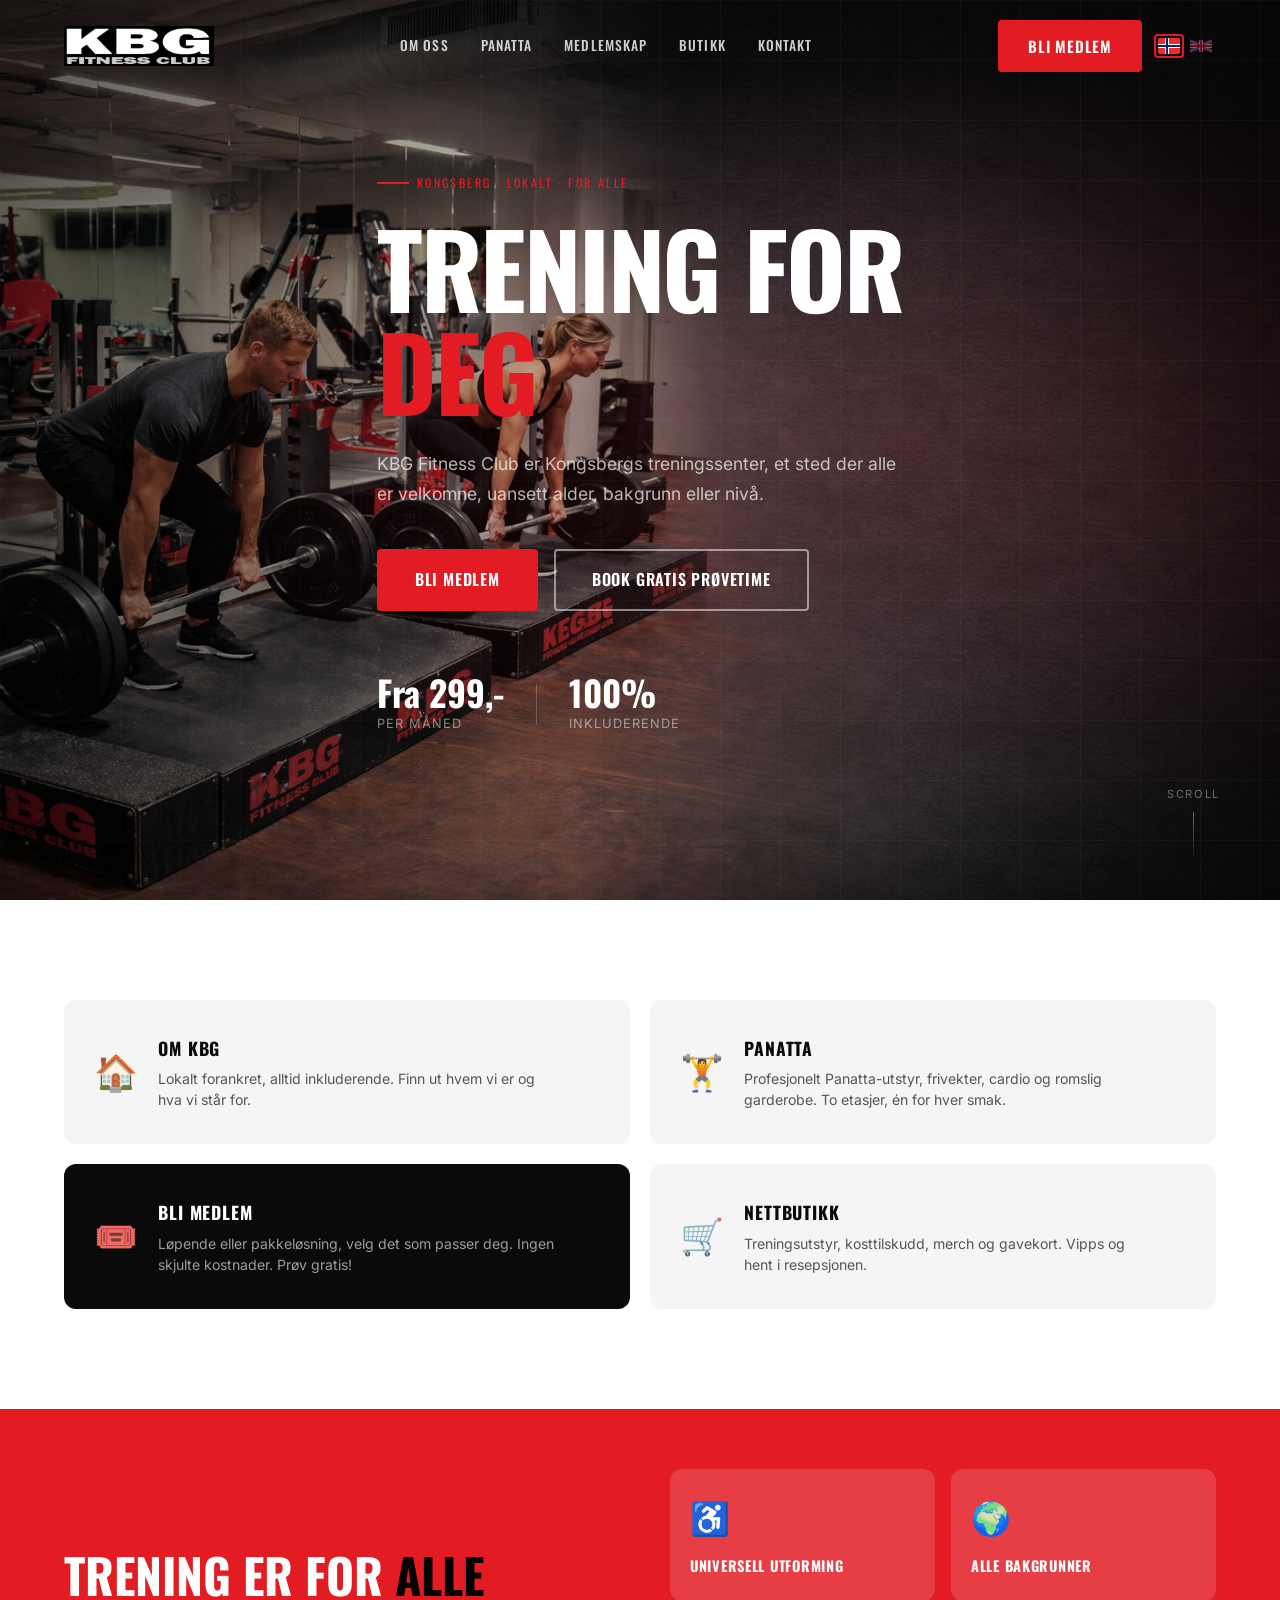
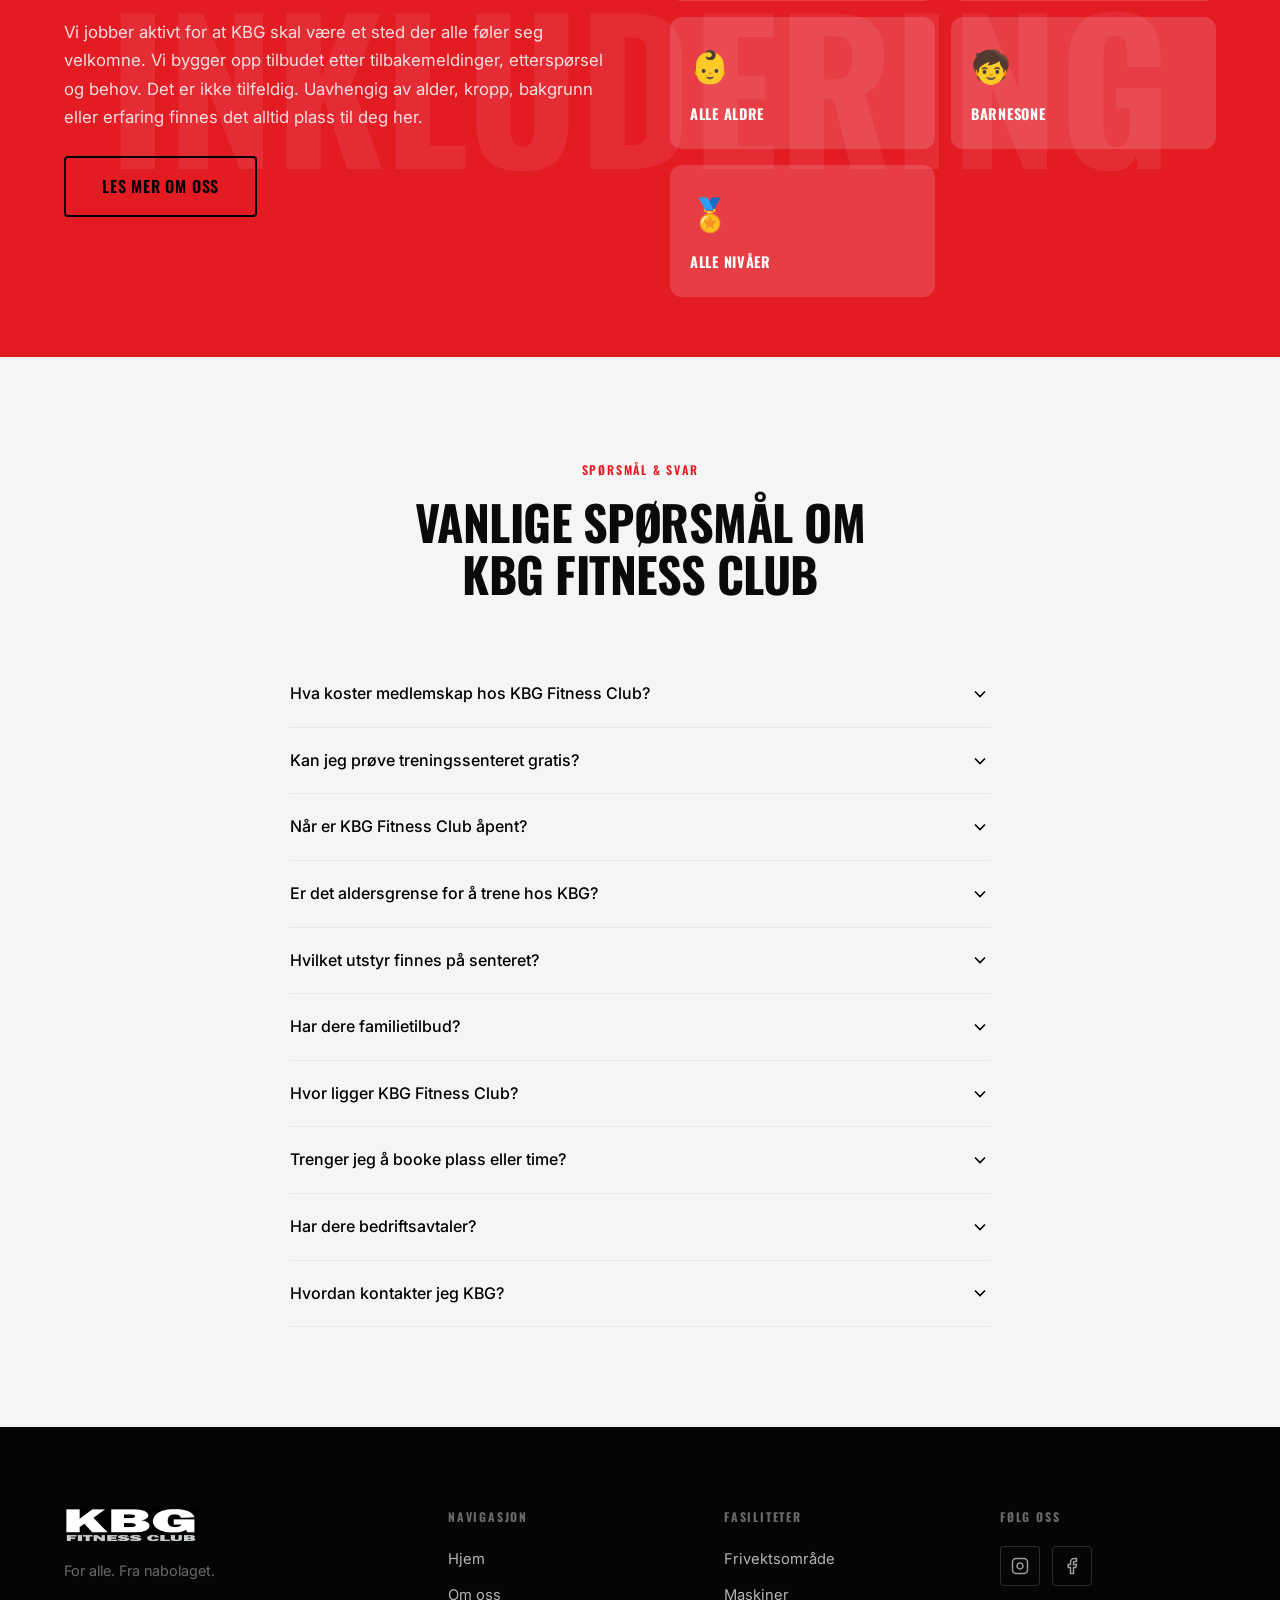
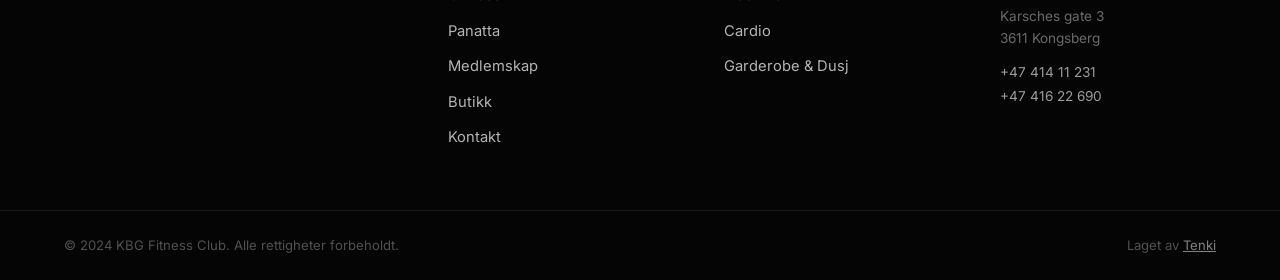
<file: index.html>
<!DOCTYPE html>
<html lang="no">
<head>
  <meta charset="UTF-8" />
  <meta name="viewport" content="width=device-width, initial-scale=1.0" />
  <title>KBG Fitness Club – For alle, fra nabolaget</title>
  <link rel="icon" type="image/png" href="Brand%20assets/kbgfitnessclub.png" />
  <link rel="preconnect" href="https://fonts.googleapis.com" />
  <link rel="preconnect" href="https://fonts.gstatic.com" crossorigin />
  <link href="https://fonts.googleapis.com/css2?family=Oswald:wght@400;500;600;700&family=Inter:wght@300;400;500;600&display=swap" rel="stylesheet" />
  <meta name="description" content="KBG Fitness Club er Kongsbergs treningssenter med Panatta-utstyr. Åpent 05:00–23:00 alle dager. Prøv gratis, ingen binding på prøvetimen." />
  <meta property="og:title" content="KBG Fitness Club – Treningssenter i Kongsberg" />
  <meta property="og:description" content="For alle. Fra nabolaget. Panatta-utstyr, to treningssoner og alltid åpent. Bli medlem fra 349 kr/mnd eller book en gratis prøvetime." />
  <meta property="og:type" content="website" />
  <link rel="stylesheet" href="style.css" />
  <script type="application/ld+json">
  {
    "@context": "https://schema.org",
    "@type": "HealthClub",
    "name": "KBG Fitness Club",
    "url": "https://kbgfitnessclub.com",
    "telephone": ["+4741411231", "+4741622690"],
    "email": "post@kbgfitnessclub.com",
    "address": {
      "@type": "PostalAddress",
      "streetAddress": "Karsches gate 3",
      "postalCode": "3611",
      "addressLocality": "Kongsberg",
      "addressCountry": "NO"
    },
    "geo": {
      "@type": "GeoCoordinates",
      "latitude": 59.6689,
      "longitude": 9.6512
    },
    "openingHoursSpecification": {
      "@type": "OpeningHoursSpecification",
      "dayOfWeek": ["Monday","Tuesday","Wednesday","Thursday","Friday","Saturday","Sunday"],
      "opens": "05:00",
      "closes": "23:00"
    },
    "priceRange": "fra 349 kr/mnd"
  }
  </script>
  <!-- Google tag (gtag.js) -->
  <script async src="https://www.googletagmanager.com/gtag/js?id=G-L0C8KRXDZX"></script>
  <script>
    window.dataLayer = window.dataLayer || [];
    function gtag(){dataLayer.push(arguments);}
    gtag('js', new Date());
    gtag('config', 'G-L0C8KRXDZX');
  </script>
</head>
<body data-page="home">

  <div id="nav-placeholder"></div>

  <!-- HERO -->
  <section class="hero" id="hero">
    <div class="hero-bg" style="background-image:url('Bilder/hero-bg.jpg.PNG');background-size:cover;background-position:center top;"></div>
    <div class="hero-overlay"></div>
    <div class="container hero-content">
      <span class="hero-tag" data-i18n="home.hero-tag">Kongsberg · Lokalt · For alle</span>
      <h1 class="hero-title">
        <span data-i18n="home.hero-title">Trening for</span><br />
        <span class="hero-animated-wrap" aria-live="polite">
          <span class="hero-word active" aria-hidden="false" data-i18n="home.hero-w1">deg</span>
          <span class="hero-word" aria-hidden="true" data-i18n="home.hero-w2">alle</span>
          <span class="hero-word" aria-hidden="true" data-i18n="home.hero-w3">nabolaget</span>
          <span class="hero-word" aria-hidden="true" data-i18n="home.hero-w4">fellesskapet</span>
          <span class="hero-word" aria-hidden="true" data-i18n="home.hero-w5">Kongsberg</span>
        </span>
      </h1>
      <p class="hero-sub" data-i18n="home.hero-sub">
        KBG Fitness Club er Kongsbergs treningssenter, et sted der alle er velkomne,
        uansett alder, bakgrunn eller nivå.
      </p>
      <div class="hero-actions">
        <a href="medlemskap.html" class="btn btn-primary btn-lg" data-i18n="home.hero-btn-member">Bli medlem</a>
        <a href="kontakt.html" class="btn btn-outline btn-lg" data-i18n="home.hero-btn-trial">Book gratis prøvetime</a>
      </div>
      <div class="hero-stats">
        <div class="stat">
          <span class="stat-num" data-i18n="home.stat-1-num">Fra 299,-</span>
          <span class="stat-label" data-i18n="home.stat-1-label">Per måned</span>
        </div>
        <div class="stat-divider"></div>
        <div class="stat">
          <span class="stat-num">100%</span>
          <span class="stat-label" data-i18n="home.stat-2-label">Inkluderende</span>
        </div>
      </div>
    </div>
    <div class="hero-scroll">
      <span data-i18n="home.hero-scroll">Scroll</span>
      <div class="scroll-line"></div>
    </div>
  </section>

  <!-- GATEWAY CARDS -->
  <section class="section gateway">
    <div class="container">
      <div class="gateway-grid">
        <a href="om-oss.html" class="gateway-card">
          <div class="gateway-icon">🏠</div>
          <div class="gateway-body">
            <h3 data-i18n="home.gw-1-title">Om KBG</h3>
            <p data-i18n="home.gw-1-desc">Lokalt forankret, alltid inkluderende. Finn ut hvem vi er og hva vi står for.</p>
          </div>
          <div class="gateway-arrow">
            <svg viewBox="0 0 24 24" fill="none" stroke="currentColor" stroke-width="2"><line x1="5" y1="12" x2="19" y2="12"/><polyline points="12 5 19 12 12 19"/></svg>
          </div>
        </a>
        <a href="fasiliteter.html" class="gateway-card">
          <div class="gateway-icon">🏋️</div>
          <div class="gateway-body">
            <h3 data-i18n="home.gw-2-title">Panatta</h3>
            <p data-i18n="home.gw-2-desc">Profesjonelt Panatta-utstyr, frivekter, cardio og romslig garderobe. To etasjer, én for hver smak.</p>
          </div>
          <div class="gateway-arrow">
            <svg viewBox="0 0 24 24" fill="none" stroke="currentColor" stroke-width="2"><line x1="5" y1="12" x2="19" y2="12"/><polyline points="12 5 19 12 12 19"/></svg>
          </div>
        </a>
        <a href="medlemskap.html" class="gateway-card featured">
          <div class="gateway-icon">🎟️</div>
          <div class="gateway-body">
            <h3 data-i18n="home.gw-3-title">Bli medlem</h3>
            <p data-i18n="home.gw-3-desc">Løpende eller pakkeløsning, velg det som passer deg. Ingen skjulte kostnader. Prøv gratis!</p>
          </div>
          <div class="gateway-arrow">
            <svg viewBox="0 0 24 24" fill="none" stroke="currentColor" stroke-width="2"><line x1="5" y1="12" x2="19" y2="12"/><polyline points="12 5 19 12 12 19"/></svg>
          </div>
        </a>
        <a href="nettbutikk.html" class="gateway-card">
          <div class="gateway-icon">🛒</div>
          <div class="gateway-body">
            <h3 data-i18n="home.gw-4-title">Nettbutikk</h3>
            <p data-i18n="home.gw-4-desc">Treningsutstyr, kosttilskudd, merch og gavekort. Vipps og hent i resepsjonen.</p>
          </div>
          <div class="gateway-arrow">
            <svg viewBox="0 0 24 24" fill="none" stroke="currentColor" stroke-width="2"><line x1="5" y1="12" x2="19" y2="12"/><polyline points="12 5 19 12 12 19"/></svg>
          </div>
        </a>
      </div>
    </div>
  </section>

  <!-- INKLUDERING BANNER -->
  <section class="inkludering-banner">
    <div class="container">
      <div class="inkludering-inner">
        <div class="inkludering-text">
          <h2 data-i18n-html="home.ink-title">Trening er for <span style="color:#000">alle</span></h2>
          <p data-i18n="home.ink-desc">
            Vi jobber aktivt for at KBG skal være et sted der alle føler seg velkomne.
            Vi bygger opp tilbudet etter tilbakemeldinger, etterspørsel og behov. Det er ikke tilfeldig.
            Uavhengig av alder, kropp, bakgrunn eller erfaring finnes det alltid plass til deg her.
          </p>
          <a href="om-oss.html" class="btn btn-outline btn-lg" style="margin-top:24px;border-color:#000;color:#000" data-i18n="home.ink-btn">Les mer om oss</a>
        </div>
        <div class="inkludering-pillars">
          <div class="pillar"><span class="pillar-emoji">♿</span><strong data-i18n="home.pillar-1">Universell utforming</strong></div>
          <div class="pillar"><span class="pillar-emoji">🌍</span><strong data-i18n="home.pillar-2">Alle bakgrunner</strong></div>
          <div class="pillar"><span class="pillar-emoji">👶</span><strong data-i18n="home.pillar-3">Alle aldre</strong></div>
          <div class="pillar"><span class="pillar-emoji">🧒</span><strong data-i18n="home.pillar-4">Barnesone</strong></div>
          <div class="pillar"><span class="pillar-emoji">🏅</span><strong data-i18n="home.pillar-5">Alle nivåer</strong></div>
        </div>
      </div>
    </div>
  </section>

  <!-- FAQ -->
  <section class="section faq-section" style="background:var(--gray-100)" id="faq">
    <div class="container">
      <div class="section-header">
        <span class="section-tag" data-i18n="home.faq-tag">Spørsmål & svar</span>
        <h2 class="section-title" data-i18n-html="home.faq-title">Vanlige spørsmål om<br />KBG Fitness Club</h2>
      </div>
      <div class="faq-list">
        <div class="faq-item">
          <button class="faq-q"><span data-i18n="home.faq-q1">Hva koster medlemskap hos KBG Fitness Club?</span><svg viewBox="0 0 24 24" fill="none" stroke="currentColor" stroke-width="2"><polyline points="6 9 12 15 18 9"/></svg></button>
          <div class="faq-a"><p data-i18n="home.faq-a1">Heldagsmedlemskap koster 349 kr/mnd via AvtaleGiro. Vi tilbyr også morgenmedlemskap og pakkeløsninger på 3, 6 eller 12 måneder via Vipps. Se fullstendig prisoversikt på medlemskapssiden.</p></div>
        </div>
        <div class="faq-item">
          <button class="faq-q"><span data-i18n="home.faq-q2">Kan jeg prøve treningssenteret gratis?</span><svg viewBox="0 0 24 24" fill="none" stroke="currentColor" stroke-width="2"><polyline points="6 9 12 15 18 9"/></svg></button>
          <div class="faq-a"><p data-i18n="home.faq-a2">Ja! Vi tilbyr en gratis prøvetime slik at du kan se deg rundt og kjenne på atmosfæren før du bestemmer deg. Ta kontakt for å avtale tidspunkt.</p></div>
        </div>
        <div class="faq-item">
          <button class="faq-q"><span data-i18n="home.faq-q3">Når er KBG Fitness Club åpent?</span><svg viewBox="0 0 24 24" fill="none" stroke="currentColor" stroke-width="2"><polyline points="6 9 12 15 18 9"/></svg></button>
          <div class="faq-a"><p data-i18n="home.faq-a3">Vi er åpne alle dager fra 05:00 til 23:00 med nøkkelkort. Resepsjonen er betjent kl. 14–16 på hverdager.</p></div>
        </div>
        <div class="faq-item">
          <button class="faq-q"><span data-i18n="home.faq-q4">Er det aldersgrense for å trene hos KBG?</span><svg viewBox="0 0 24 24" fill="none" stroke="currentColor" stroke-width="2"><polyline points="6 9 12 15 18 9"/></svg></button>
          <div class="faq-a"><p data-i18n="home.faq-a4">Det er ingen nedre aldersgrense. Mindreårige melder seg inn med en voksen til stede. Vi er glade for å ha medlemmer i alle aldre.</p></div>
        </div>
        <div class="faq-item">
          <button class="faq-q"><span data-i18n="home.faq-q5">Hvilket utstyr finnes på senteret?</span><svg viewBox="0 0 24 24" fill="none" stroke="currentColor" stroke-width="2"><polyline points="6 9 12 15 18 9"/></svg></button>
          <div class="faq-a"><p data-i18n="home.faq-a5">KBG er utstyrt med Panatta-maskiner fra Italia, et av Europas ledende merker. I tillegg har vi stort frivektsområde, cardio-utstyr (tredemøller, sykler, ellipser), gulvplass og garderobe med dusj.</p></div>
        </div>
        <div class="faq-item">
          <button class="faq-q"><span data-i18n="home.faq-q6">Har dere familietilbud?</span><svg viewBox="0 0 24 24" fill="none" stroke="currentColor" stroke-width="2"><polyline points="6 9 12 15 18 9"/></svg></button>
          <div class="faq-a"><p data-i18n="home.faq-a6">Ja! Familiemedlemmer kan legges til for kun 100 kr/mnd per person. Kontakt oss for en individuell vurdering.</p></div>
        </div>
        <div class="faq-item">
          <button class="faq-q"><span data-i18n="home.faq-q7">Hvor ligger KBG Fitness Club?</span><svg viewBox="0 0 24 24" fill="none" stroke="currentColor" stroke-width="2"><polyline points="6 9 12 15 18 9"/></svg></button>
          <div class="faq-a"><p data-i18n="home.faq-a7">Vi holder til i Karsches gate 3, 3611 Kongsberg, sentralt plassert med parkering på Stortorvet rett ved siden av (2 timer gratis).</p></div>
        </div>
        <div class="faq-item">
          <button class="faq-q"><span data-i18n="home.faq-q8">Trenger jeg å booke plass eller time?</span><svg viewBox="0 0 24 24" fill="none" stroke="currentColor" stroke-width="2"><polyline points="6 9 12 15 18 9"/></svg></button>
          <div class="faq-a"><p data-i18n="home.faq-a8">Nei, KBG er et åpent treningssenter. Du kommer og går som du vil innen åpningstidene. Ingen booking, ingen faste tider.</p></div>
        </div>
        <div class="faq-item">
          <button class="faq-q"><span data-i18n="home.faq-q9">Har dere bedriftsavtaler?</span><svg viewBox="0 0 24 24" fill="none" stroke="currentColor" stroke-width="2"><polyline points="6 9 12 15 18 9"/></svg></button>
          <div class="faq-a"><p data-i18n="home.faq-a9">Ja, vi skreddersyr avtaler for bedrifter. Ta kontakt så finner vi en løsning som passer dere. Et friskere arbeidsmiljø er lønnsomt for alle.</p></div>
        </div>
        <div class="faq-item">
          <button class="faq-q"><span data-i18n="home.faq-q10">Hvordan kontakter jeg KBG?</span><svg viewBox="0 0 24 24" fill="none" stroke="currentColor" stroke-width="2"><polyline points="6 9 12 15 18 9"/></svg></button>
          <div class="faq-a"><p data-i18n="home.faq-a10">Du kan ringe eller sende SMS til +47 414 11 231 (Thor) eller +47 416 22 690 (Jenny), sende e-post til post@kbgfitnessclub.com, eller bruke kontaktskjemaet på siden. Vi svarer raskt!</p></div>
        </div>
      </div>
    </div>
  </section>

  <script type="application/ld+json">
  {
    "@context": "https://schema.org",
    "@type": "FAQPage",
    "mainEntity": [
      {
        "@type": "Question",
        "name": "Hva koster medlemskap hos KBG Fitness Club?",
        "acceptedAnswer": { "@type": "Answer", "text": "Heldagsmedlemskap koster 349 kr/mnd via AvtaleGiro. Vi tilbyr også morgenmedlemskap og pakkeløsninger på 3, 6 eller 12 måneder via Vipps." }
      },
      {
        "@type": "Question",
        "name": "Kan jeg prøve treningssenteret gratis?",
        "acceptedAnswer": { "@type": "Answer", "text": "Ja! Vi tilbyr en gratis prøvetime. Ta kontakt for å avtale tidspunkt." }
      },
      {
        "@type": "Question",
        "name": "Når er KBG Fitness Club åpent?",
        "acceptedAnswer": { "@type": "Answer", "text": "Vi er åpne alle dager fra 05:00 til 23:00 med nøkkelkort. Resepsjonen er betjent kl. 14–16." }
      },
      {
        "@type": "Question",
        "name": "Er det aldersgrense for å trene hos KBG?",
        "acceptedAnswer": { "@type": "Answer", "text": "Det er ingen nedre aldersgrense. Mindreårige melder seg inn med en voksen til stede." }
      },
      {
        "@type": "Question",
        "name": "Har dere familietilbud?",
        "acceptedAnswer": { "@type": "Answer", "text": "Ja! Familiemedlemmer kan legges til for kun 100 kr/mnd per person. Kontakt oss for en individuell vurdering." }
      },
      {
        "@type": "Question",
        "name": "Hvor ligger KBG Fitness Club?",
        "acceptedAnswer": { "@type": "Answer", "text": "Karsches gate 3, 3611 Kongsberg. Parkering på Stortorvet rett ved siden av (2 timer gratis)." }
      }
    ]
  }
  </script>

  <div id="footer-placeholder"></div>

  <script src="components.js"></script>
  <script src="translations.js"></script>
  <script src="script.js"></script>
</body>
</html>
</file>
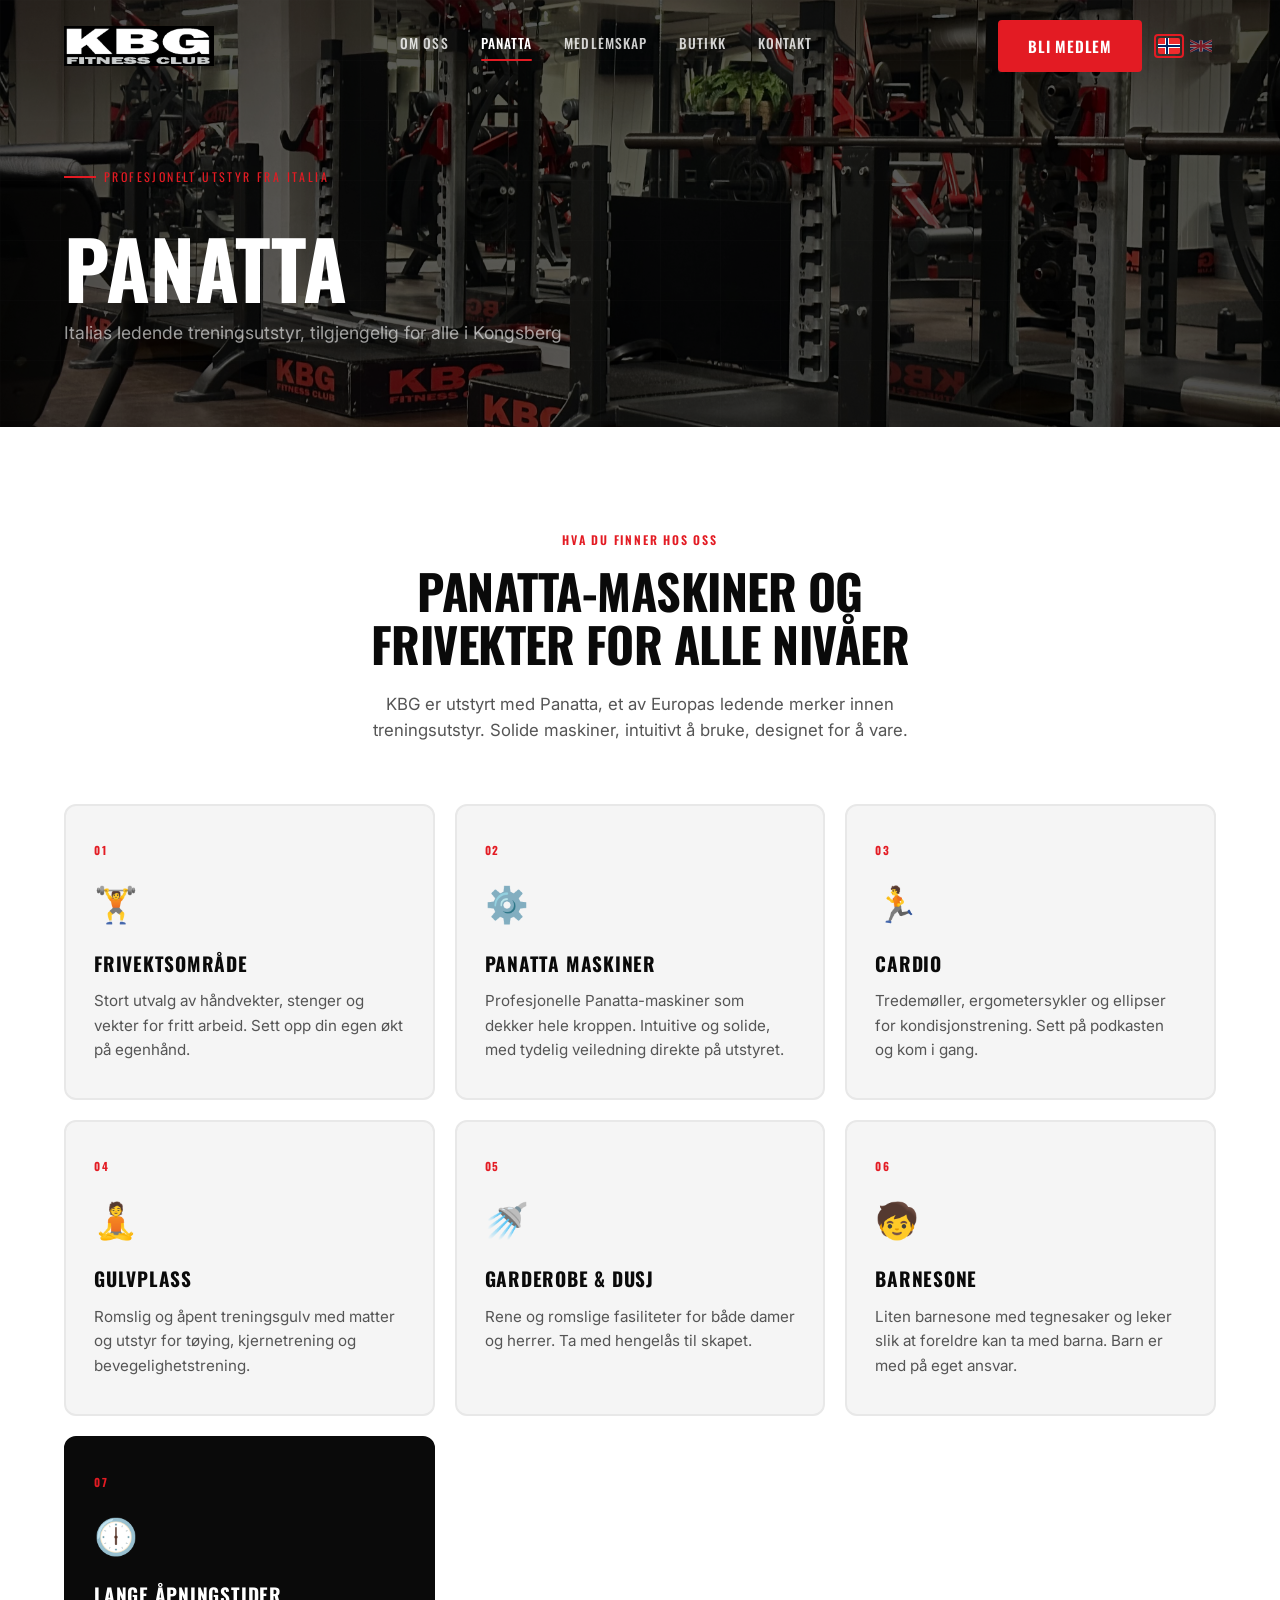
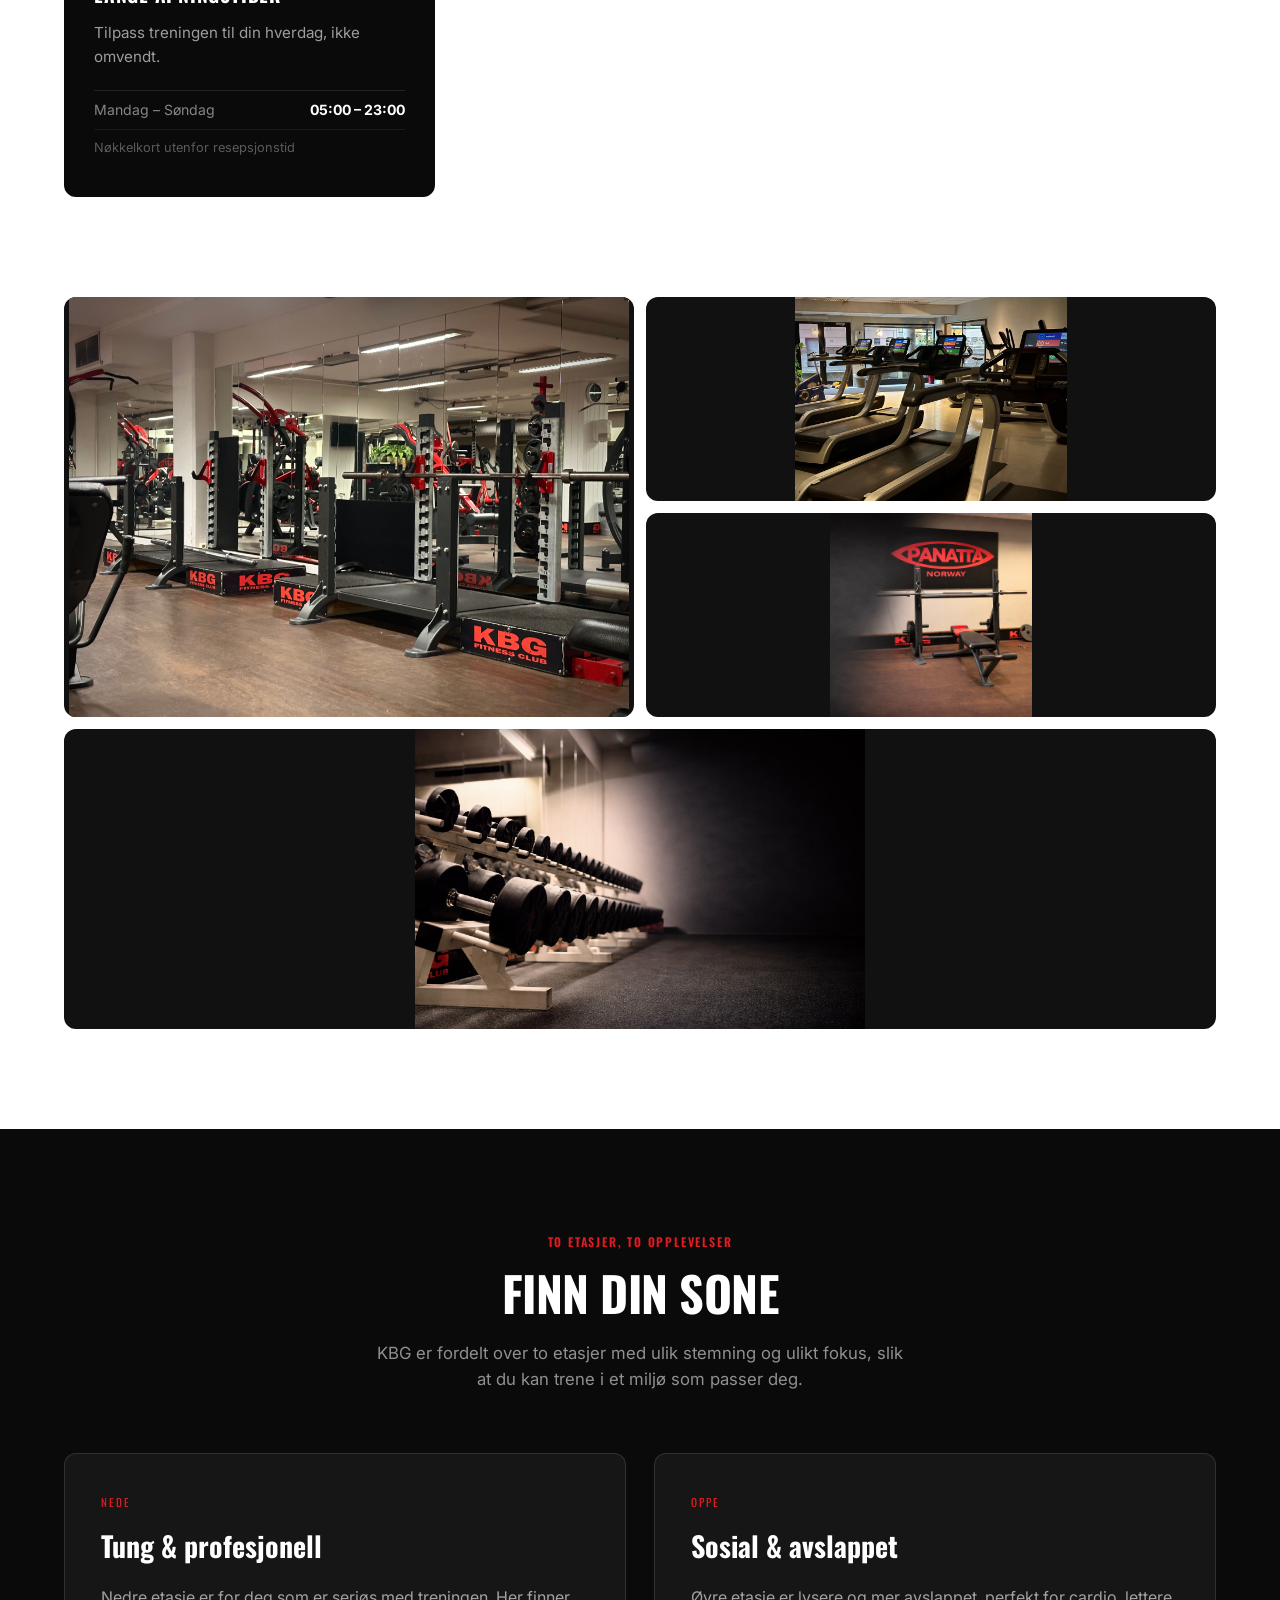
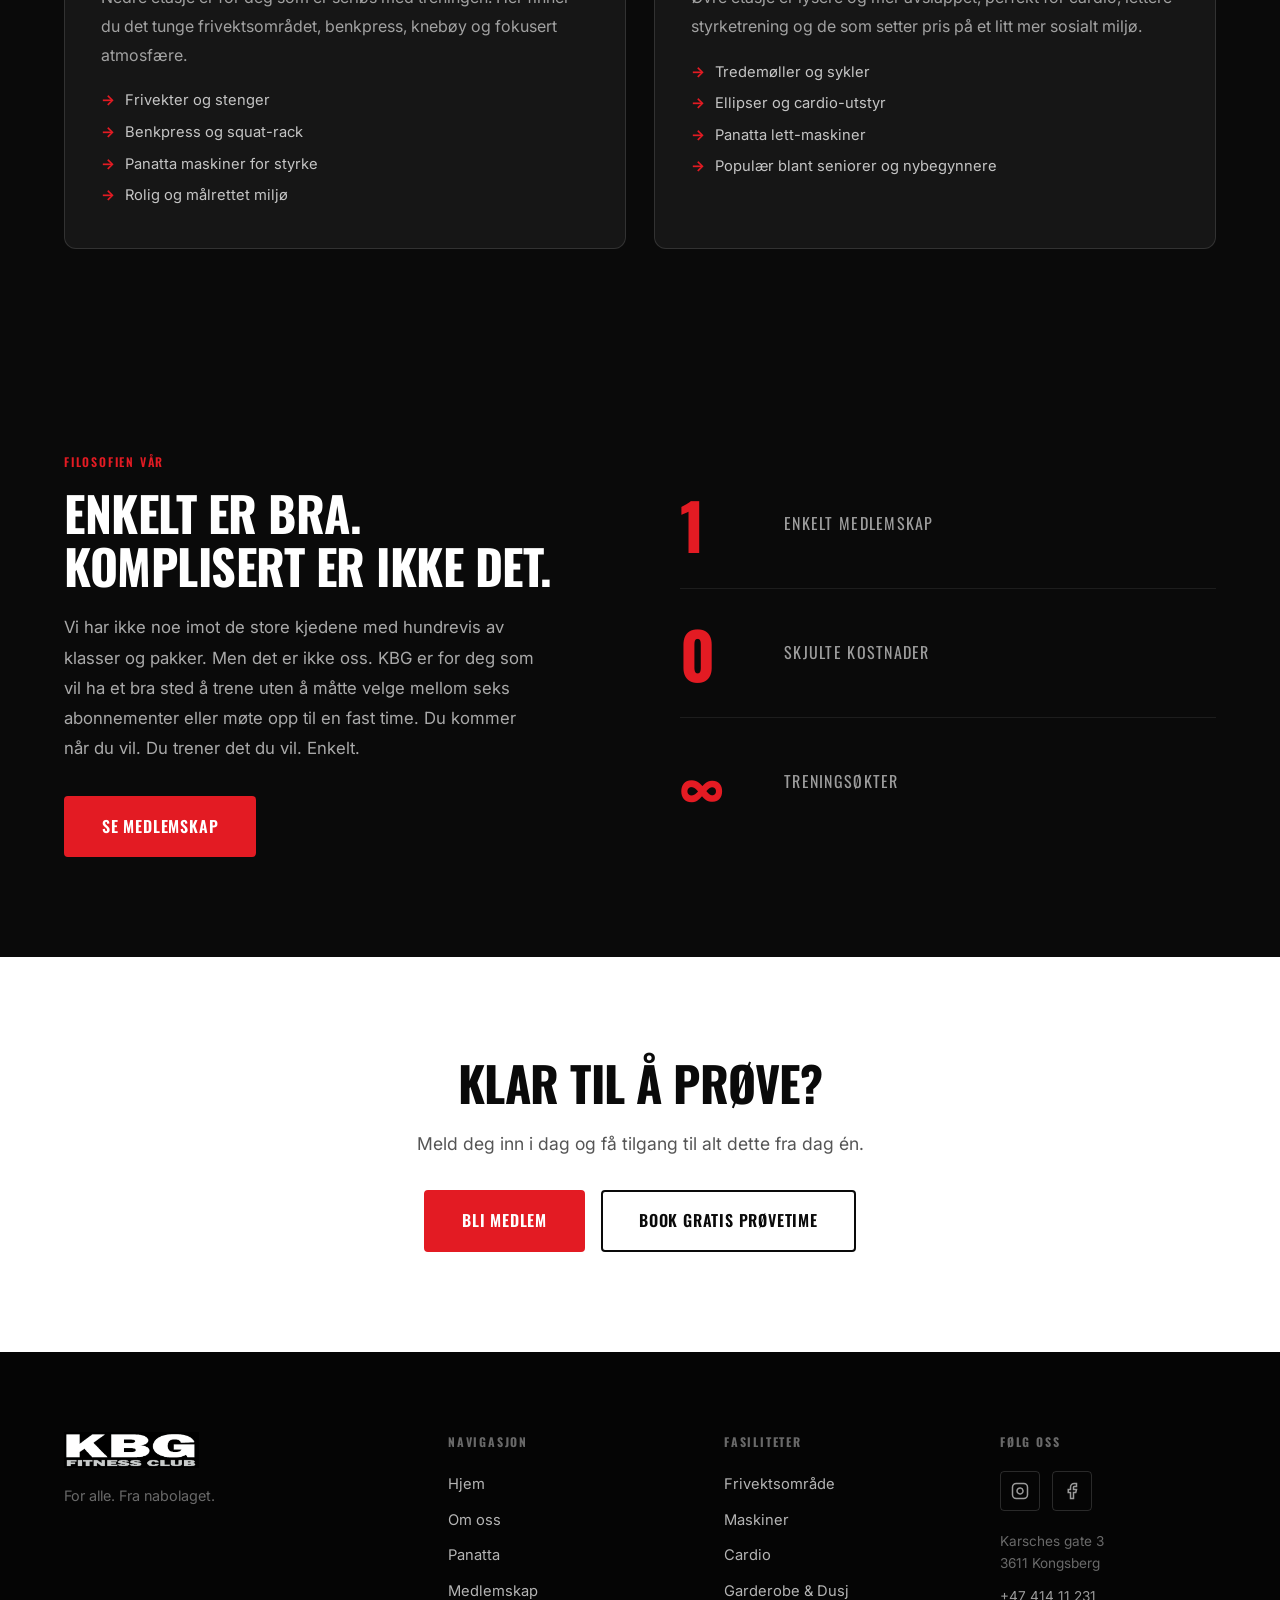
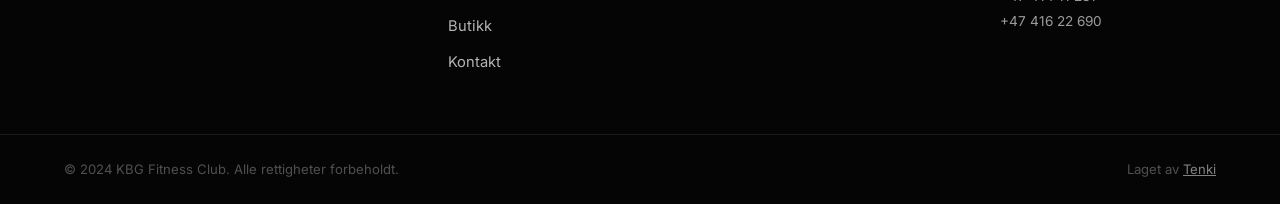
<file: fasiliteter.html>
<!DOCTYPE html>
<html lang="no">
<head>
  <meta charset="UTF-8" />
  <meta name="viewport" content="width=device-width, initial-scale=1.0" />
  <title>Panatta – KBG Fitness Club Kongsberg</title>
  <link rel="icon" type="image/png" href="Brand%20assets/kbgfitnessclub.png" />
  <link rel="preconnect" href="https://fonts.googleapis.com" />
  <link rel="preconnect" href="https://fonts.gstatic.com" crossorigin />
  <link href="https://fonts.googleapis.com/css2?family=Oswald:wght@400;500;600;700&family=Inter:wght@300;400;500;600&display=swap" rel="stylesheet" />
  <meta name="description" content="KBG Fitness Club i Kongsberg tilbyr styrketrening med Panatta-maskiner fra Italia. Frivektsområde, cardio og garderobe. Åpent 05:00–23:00 alle dager." />
  <meta property="og:title" content="Panatta – KBG Fitness Club Kongsberg" />
  <meta property="og:description" content="Profesjonelt Panatta-utstyr i Kongsbergs eget treningssenter. To etasjer med ulik atmosfære, for alle nivåer." />
  <meta property="og:type" content="website" />
  <link rel="stylesheet" href="style.css" />
  <!-- Google tag (gtag.js) -->
  <script async src="https://www.googletagmanager.com/gtag/js?id=G-L0C8KRXDZX"></script>
  <script>
    window.dataLayer = window.dataLayer || [];
    function gtag(){dataLayer.push(arguments);}
    gtag('js', new Date());
    gtag('config', 'G-L0C8KRXDZX');
  </script>
</head>
<body data-page="panatta">

  <div id="nav-placeholder"></div>

  <!-- PAGE HERO -->
  <section class="page-hero">
    <div class="page-hero-bg" style="background-image:url('Bilder/styrke.jpg.jpeg');background-size:cover;background-position:center;"></div>
    <div class="container page-hero-content">
      <span class="hero-tag" data-i18n="fac.hero-tag">Profesjonelt utstyr fra Italia</span>
      <h1 class="page-hero-title" data-i18n="fac.hero-title">Panatta</h1>
      <p class="page-hero-sub" data-i18n="fac.hero-sub">Italias ledende treningsutstyr, tilgjengelig for alle i Kongsberg</p>
    </div>
  </section>

  <!-- FASILITETER GRID -->
  <section class="section">
    <div class="container">
      <div class="section-header">
        <span class="section-tag" data-i18n="fac.sec-tag">Hva du finner hos oss</span>
        <h2 class="section-title" data-i18n-html="fac.sec-title">Panatta-maskiner og<br />frivekter for alle nivåer</h2>
        <p class="section-desc" data-i18n="fac.sec-desc">KBG er utstyrt med Panatta, et av Europas ledende merker innen treningsutstyr. Solide maskiner, intuitivt å bruke, designet for å vare.</p>
      </div>
      <div class="tilbud-grid light-grid">
        <div class="fasilitet-card">
          <div class="fasilitet-num">01</div>
          <div class="fasilitet-icon">🏋️</div>
          <h3 data-i18n="fac.1-title">Frivektsområde</h3>
          <p data-i18n="fac.1-desc">Stort utvalg av håndvekter, stenger og vekter for fritt arbeid. Sett opp din egen økt på egenhånd.</p>
        </div>
        <div class="fasilitet-card">
          <div class="fasilitet-num">02</div>
          <div class="fasilitet-icon">⚙️</div>
          <h3 data-i18n="fac.2-title">Panatta maskiner</h3>
          <p data-i18n="fac.2-desc">Profesjonelle Panatta-maskiner som dekker hele kroppen. Intuitive og solide, med tydelig veiledning direkte på utstyret.</p>
        </div>
        <div class="fasilitet-card">
          <div class="fasilitet-num">03</div>
          <div class="fasilitet-icon">🏃</div>
          <h3 data-i18n="fac.3-title">Cardio</h3>
          <p data-i18n="fac.3-desc">Tredemøller, ergometersykler og ellipser for kondisjonstrening. Sett på podkasten og kom i gang.</p>
        </div>
        <div class="fasilitet-card">
          <div class="fasilitet-num">04</div>
          <div class="fasilitet-icon">🧘</div>
          <h3 data-i18n="fac.4-title">Gulvplass</h3>
          <p data-i18n="fac.4-desc">Romslig og åpent treningsgulv med matter og utstyr for tøying, kjernetrening og bevegelighetstrening.</p>
        </div>
        <div class="fasilitet-card">
          <div class="fasilitet-num">05</div>
          <div class="fasilitet-icon">🚿</div>
          <h3 data-i18n="fac.5-title">Garderobe & Dusj</h3>
          <p data-i18n="fac.5-desc">Rene og romslige fasiliteter for både damer og herrer. Ta med hengelås til skapet.</p>
        </div>
        <div class="fasilitet-card">
          <div class="fasilitet-num">06</div>
          <div class="fasilitet-icon">🧒</div>
          <h3 data-i18n="fac.6-title">Barnesone</h3>
          <p data-i18n="fac.6-desc">Liten barnesone med tegnesaker og leker slik at foreldre kan ta med barna. Barn er med på eget ansvar.</p>
        </div>
        <div class="fasilitet-card highlight-card">
          <div class="fasilitet-num">07</div>
          <div class="fasilitet-icon">🕕</div>
          <h3 data-i18n="fac.7-title">Lange åpningstider</h3>
          <p data-i18n="fac.7-desc">Tilpass treningen til din hverdag, ikke omvendt.</p>
          <div class="opening-hours">
            <div class="oh-row"><span data-i18n="fac.oh-days">Mandag – Søndag</span><strong data-info="openHours">05:00 – 23:00</strong></div>
            <div class="oh-row" style="font-size:0.8rem;opacity:0.65"><span data-i18n="fac.oh-note">Nøkkelkort utenfor resepsjonstid</span></div>
          </div>
        </div>
      </div>
    </div>
  </section>

  <!-- BILDEGALLERI -->
  <section class="section" style="padding-top:0">
    <div class="container">
      <div class="gym-gallery">
        <div class="gallery-main">
          <img src="Bilder/styrke.jpg.jpeg" alt="Styrkerom hos KBG" />
        </div>
        <div class="gallery-side">
          <img src="Bilder/cardio.jpg.jpeg" alt="Cardio-utstyr hos KBG" />
          <img src="Bilder/maskiner.jpg.PNG" alt="Panatta maskiner hos KBG" />
        </div>
        <div class="gallery-wide">
          <img src="Bilder/vekter.jpg.PNG" alt="Håndvekter hos KBG" />
        </div>
      </div>
    </div>
  </section>

  <!-- TO SONER -->
  <section class="section dark-section">
    <div class="container">
      <div class="section-header">
        <span class="section-tag light" data-i18n="fac.zone-tag">To etasjer, to opplevelser</span>
        <h2 class="section-title light" data-i18n="fac.zone-title">Finn din sone</h2>
        <p class="section-desc" style="color:rgba(255,255,255,0.55)" data-i18n="fac.zone-desc">KBG er fordelt over to etasjer med ulik stemning og ulikt fokus, slik at du kan trene i et miljø som passer deg.</p>
      </div>
      <div class="zone-grid">
        <div class="zone-card">
          <div class="zone-card-tag" data-i18n="fac.z1-tag">Nede</div>
          <h3 data-i18n="fac.z1-title">Tung & profesjonell</h3>
          <p data-i18n="fac.z1-desc">Nedre etasje er for deg som er seriøs med treningen. Her finner du det tunge frivektsområdet, benkpress, knebøy og fokusert atmosfære.</p>
          <ul>
            <li data-i18n="fac.z1-li1">Frivekter og stenger</li>
            <li data-i18n="fac.z1-li2">Benkpress og squat-rack</li>
            <li data-i18n="fac.z1-li3">Panatta maskiner for styrke</li>
            <li data-i18n="fac.z1-li4">Rolig og målrettet miljø</li>
          </ul>
        </div>
        <div class="zone-card">
          <div class="zone-card-tag" data-i18n="fac.z2-tag">Oppe</div>
          <h3 data-i18n="fac.z2-title">Sosial & avslappet</h3>
          <p data-i18n="fac.z2-desc">Øvre etasje er lysere og mer avslappet, perfekt for cardio, lettere styrketrening og de som setter pris på et litt mer sosialt miljø.</p>
          <ul>
            <li data-i18n="fac.z2-li1">Tredemøller og sykler</li>
            <li data-i18n="fac.z2-li2">Ellipser og cardio-utstyr</li>
            <li data-i18n="fac.z2-li3">Panatta lett-maskiner</li>
            <li data-i18n="fac.z2-li4">Populær blant seniorer og nybegynnere</li>
          </ul>
        </div>
      </div>
    </div>
  </section>

  <!-- ENKELT BUDSKAP -->
  <section class="section dark-section">
    <div class="container">
      <div class="enkel-grid">
        <div>
          <span class="section-tag light" data-i18n="fac.phil-tag">Filosofien vår</span>
          <h2 class="section-title light" data-i18n-html="fac.phil-title">Enkelt er bra.<br />Komplisert er ikke det.</h2>
          <p style="color:rgba(255,255,255,0.65);font-size:1.05rem;line-height:1.8;max-width:480px" data-i18n="fac.phil-desc">
            Vi har ikke noe imot de store kjedene med hundrevis av klasser og pakker.
            Men det er ikke oss. KBG er for deg som vil ha et bra sted å trene
            uten å måtte velge mellom seks abonnementer eller møte opp til en fast time.
            Du kommer når du vil. Du trener det du vil. Enkelt.
          </p>
          <a href="medlemskap.html" class="btn btn-primary btn-lg" style="margin-top:32px" data-i18n="fac.phil-btn">Se medlemskap</a>
        </div>
        <div class="enkel-stats">
          <div class="enkel-stat">
            <span class="enkel-num">1</span>
            <span class="enkel-label" data-i18n="fac.stat-1">Enkelt medlemskap</span>
          </div>
          <div class="enkel-stat">
            <span class="enkel-num">0</span>
            <span class="enkel-label" data-i18n="fac.stat-2">Skjulte kostnader</span>
          </div>
          <div class="enkel-stat">
            <span class="enkel-num">∞</span>
            <span class="enkel-label" data-i18n="fac.stat-3">Treningsøkter</span>
          </div>
        </div>
      </div>
    </div>
  </section>

  <!-- CTA -->
  <section class="section cta-section">
    <div class="container cta-inner">
      <h2 class="section-title" data-i18n="fac.cta-title">Klar til å prøve?</h2>
      <p style="color:#555;font-size:1.1rem;margin-bottom:32px" data-i18n="fac.cta-desc">Meld deg inn i dag og få tilgang til alt dette fra dag én.</p>
      <div style="display:flex;gap:16px;justify-content:center;flex-wrap:wrap">
        <a href="medlemskap.html" class="btn btn-primary btn-lg" data-i18n="fac.cta-btn-1">Bli medlem</a>
        <a href="kontakt.html" class="btn btn-outline dark btn-lg" data-i18n="fac.cta-btn-2">Book gratis prøvetime</a>
      </div>
    </div>
  </section>

  <div id="footer-placeholder"></div>
  <script src="components.js"></script>
  <script src="translations.js"></script>
  <script src="script.js"></script>
</body>
</html>
</file>
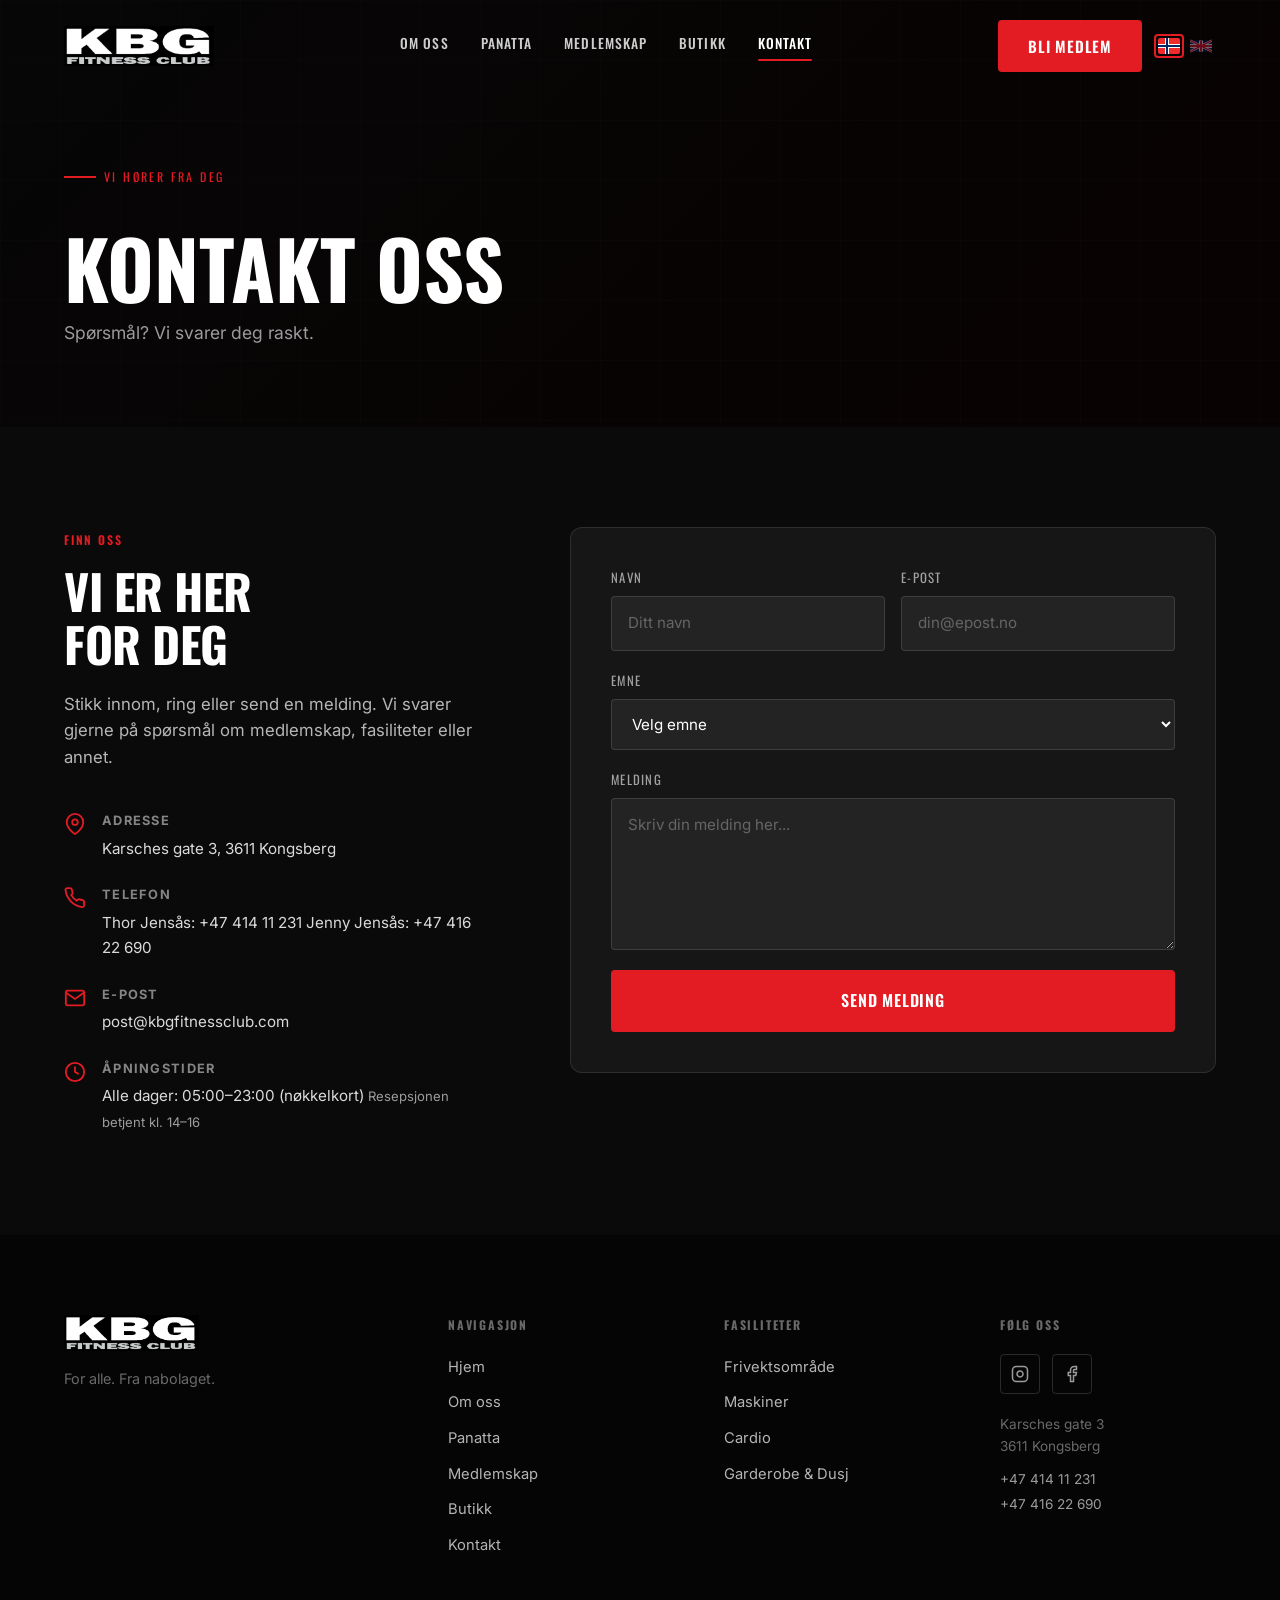
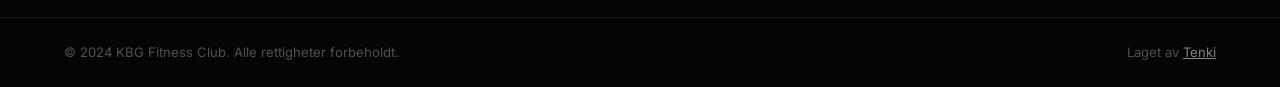
<file: kontakt.html>
<!DOCTYPE html>
<html lang="no">
<head>
  <meta charset="UTF-8" />
  <meta name="viewport" content="width=device-width, initial-scale=1.0" />
  <title>Kontakt – KBG Fitness Club</title>
  <link rel="icon" type="image/png" href="Brand%20assets/kbgfitnessclub.png" />
  <link rel="preconnect" href="https://fonts.googleapis.com" />
  <link rel="preconnect" href="https://fonts.gstatic.com" crossorigin />
  <link href="https://fonts.googleapis.com/css2?family=Oswald:wght@400;500;600;700&family=Inter:wght@300;400;500;600&display=swap" rel="stylesheet" />
  <meta name="description" content="Kontakt KBG Fitness Club i Kongsberg. Ring, send e-post eller møt oss i resepsjonen kl. 14–16. Karsches gate 3, 3611 Kongsberg." />
  <meta property="og:title" content="Kontakt – KBG Fitness Club Kongsberg" />
  <meta property="og:description" content="Ta kontakt med KBG Fitness Club. Book gratis prøvetime, still spørsmål om medlemskap eller stikk innom oss i Karsches gate 3." />
  <meta property="og:type" content="website" />
  <link rel="stylesheet" href="style.css" />
  <!-- Google tag (gtag.js) -->
  <script async src="https://www.googletagmanager.com/gtag/js?id=G-L0C8KRXDZX"></script>
  <script>
    window.dataLayer = window.dataLayer || [];
    function gtag(){dataLayer.push(arguments);}
    gtag('js', new Date());
    gtag('config', 'G-L0C8KRXDZX');
  </script>
</head>
<body data-page="kontakt">

  <div id="nav-placeholder"></div>

  <!-- PAGE HERO -->
  <section class="page-hero">
    <div class="page-hero-bg"></div>
    <div class="container page-hero-content">
      <span class="hero-tag" data-i18n="kon.hero-tag">Vi hører fra deg</span>
      <h1 class="page-hero-title" data-i18n="kon.hero-title">Kontakt oss</h1>
      <p class="page-hero-sub" data-i18n="kon.hero-sub">Spørsmål? Vi svarer deg raskt.</p>
    </div>
  </section>

  <!-- KONTAKT -->
  <section class="section kontakt dark-section">
    <div class="container">
      <div class="kontakt-grid">
        <div class="kontakt-info">
          <span class="section-tag light" data-i18n="kon.info-tag">Finn oss</span>
          <h2 class="section-title light" data-i18n-html="kon.info-title">Vi er her<br />for deg</h2>
          <p class="light-text" data-i18n="kon.info-desc">Stikk innom, ring eller send en melding. Vi svarer gjerne på spørsmål om medlemskap, fasiliteter eller annet.</p>
          <div class="kontakt-details">
            <div class="kontakt-item">
              <svg viewBox="0 0 24 24" fill="none" stroke="currentColor" stroke-width="2"><path d="M21 10c0 7-9 13-9 13s-9-6-9-13a9 9 0 0 1 18 0z"/><circle cx="12" cy="10" r="3"/></svg>
              <div>
                <strong data-i18n="kon.addr-label">Adresse</strong>
                <span>Karsches gate 3, 3611 Kongsberg</span>
              </div>
            </div>
            <div class="kontakt-item">
              <svg viewBox="0 0 24 24" fill="none" stroke="currentColor" stroke-width="2"><path d="M22 16.92v3a2 2 0 0 1-2.18 2 19.79 19.79 0 0 1-8.63-3.07A19.5 19.5 0 0 1 4.69 12 19.79 19.79 0 0 1 1.61 3.4 2 2 0 0 1 3.6 1.22h3a2 2 0 0 1 2 1.72c.127.96.361 1.903.7 2.81a2 2 0 0 1-.45 2.11L7.91 8.91a16 16 0 0 0 6 6l.95-.95a2 2 0 0 1 2.11-.45c.907.339 1.85.573 2.81.7A2 2 0 0 1 21.73 16.92z"/></svg>
              <div>
                <strong data-i18n="kon.phone-label">Telefon</strong>
                <span>Thor Jensås: <a href="tel:+4741411231" style="color:inherit" data-info="phone1" data-info-href="phone1">+47 414 11 231</a></span>
                <span>Jenny Jensås: <a href="tel:+4741622690" style="color:inherit" data-info="phone2" data-info-href="phone2">+47 416 22 690</a></span>
              </div>
            </div>
            <div class="kontakt-item">
              <svg viewBox="0 0 24 24" fill="none" stroke="currentColor" stroke-width="2"><path d="M4 4h16c1.1 0 2 .9 2 2v12c0 1.1-.9 2-2 2H4c-1.1 0-2-.9-2-2V6c0-1.1.9-2 2-2z"/><polyline points="22,6 12,13 2,6"/></svg>
              <div>
                <strong data-i18n="kon.email-label">E-post</strong>
                <span>post@kbgfitnessclub.com</span>
              </div>
            </div>
            <div class="kontakt-item">
              <svg viewBox="0 0 24 24" fill="none" stroke="currentColor" stroke-width="2"><circle cx="12" cy="12" r="10"/><polyline points="12 6 12 12 16 14"/></svg>
              <div>
                <strong data-i18n="kon.hours-label">Åpningstider</strong>
                <span data-i18n="kon.hours-val">Alle dager: 05:00–23:00 (nøkkelkort)</span>
                <span style="font-size:0.82rem;opacity:0.7" data-i18n="kon.hours-note">Resepsjonen betjent kl. 14–16</span>
              </div>
            </div>
          </div>
        </div>
        <div class="kontakt-form-wrap">
          <form class="kontakt-form" id="contactForm" name="contact" method="POST" action="/kontakt.html" data-netlify="true" netlify-honeypot="bot-field">
            <input type="hidden" name="form-name" value="contact" />
            <p style="display:none">
              <label>Ikke fyll ut hvis du er menneske: <input name="bot-field" /></label>
            </p>
            <div class="form-row">
              <div class="form-group">
                <label for="navn" data-i18n="kon.f-name">Navn</label>
                <input type="text" id="navn" name="navn" data-i18n-ph="kon.f-name-ph" placeholder="Ditt navn" required />
              </div>
              <div class="form-group">
                <label for="epost" data-i18n="kon.f-email">E-post</label>
                <input type="email" id="epost" name="email" data-i18n-ph="kon.f-email-ph" placeholder="din@epost.no" required />
              </div>
            </div>
            <div class="form-group">
              <label for="emne" data-i18n="kon.f-subject">Emne</label>
              <select id="emne" name="emne">
                <option value="" data-i18n-opt="kon.f-subject-ph">Velg emne</option>
                <option data-i18n-opt="kon.f-opt-1">Nytt medlemskap</option>
                <option data-i18n-opt="kon.f-opt-2">Spørsmål om fasiliteter</option>
                <option data-i18n-opt="kon.f-opt-3">Annet</option>
                <option data-i18n-opt="kon.f-opt-4">Bestilling fra nettbutikken</option>
              </select>
            </div>
            <div class="form-group">
              <label for="melding" data-i18n="kon.f-msg">Melding</label>
              <textarea id="melding" name="melding" rows="5" data-i18n-ph="kon.f-msg-ph" placeholder="Skriv din melding her..."></textarea>
            </div>
            <button type="submit" class="btn btn-primary w-full btn-lg" id="submitBtn" data-i18n="kon.f-submit">Send melding</button>
            <div class="form-success" id="formSuccess" data-i18n="kon.f-success">✓ Takk! Vi tar kontakt snart.</div>
            <div class="form-error" id="formError" data-i18n="kon.f-error">Noe gikk galt. Prøv igjen eller ring oss.</div>
          </form>
        </div>
      </div>
    </div>
  </section>

  <div id="footer-placeholder"></div>
  <script src="components.js"></script>
  <script src="translations.js"></script>
  <script src="script.js"></script>
</body>
</html>
</file>
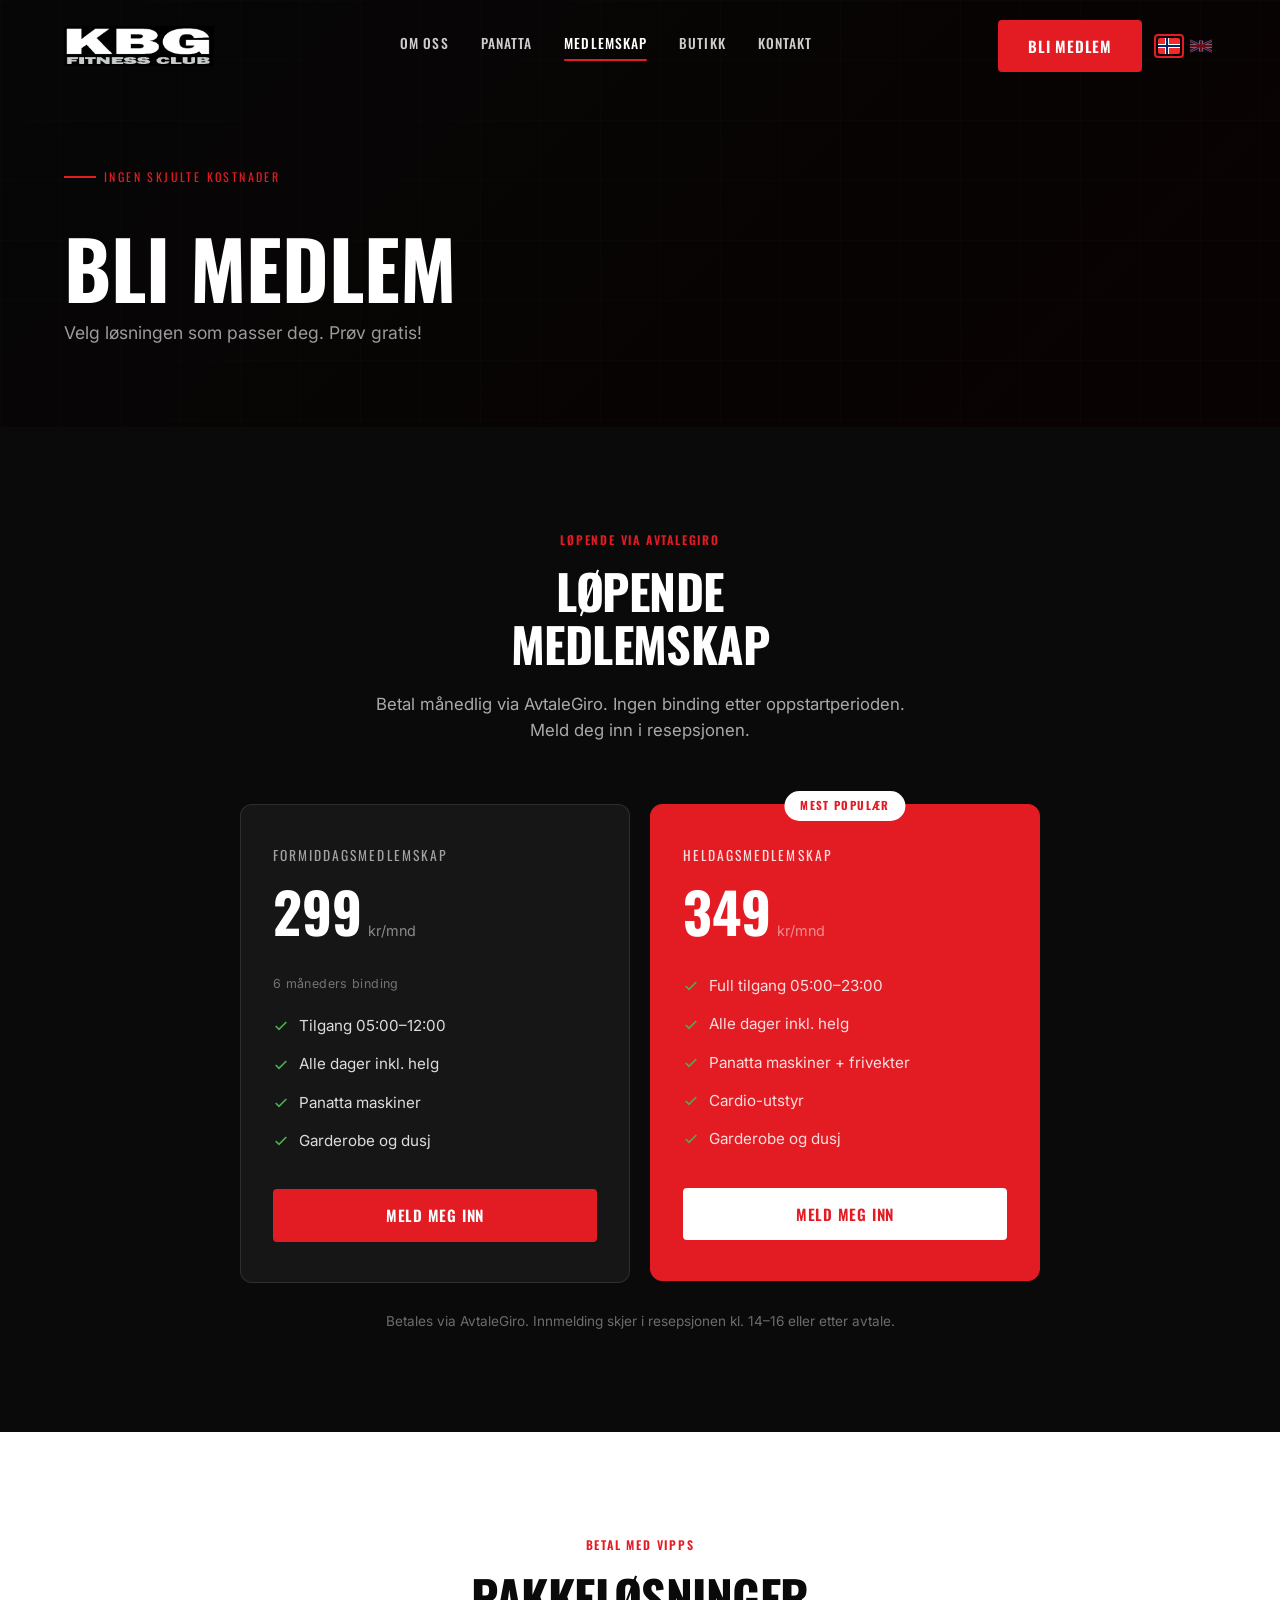
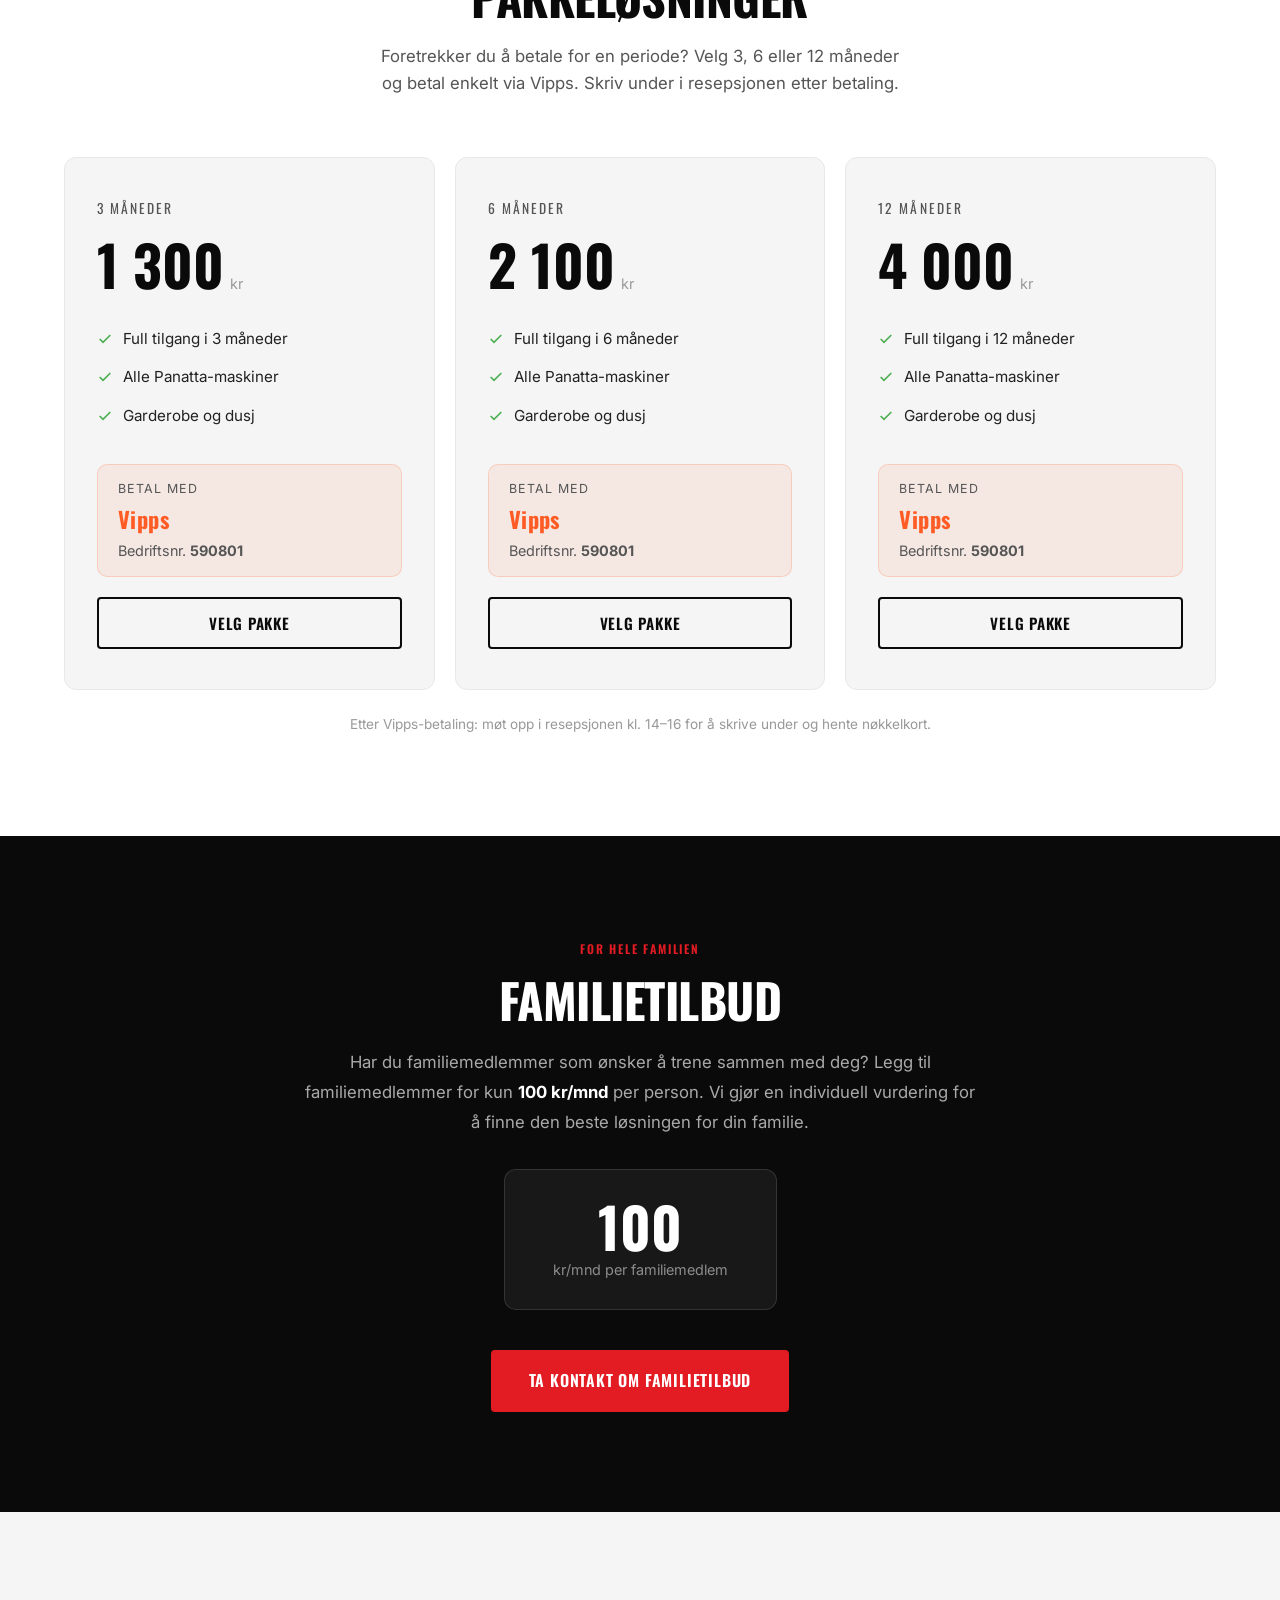
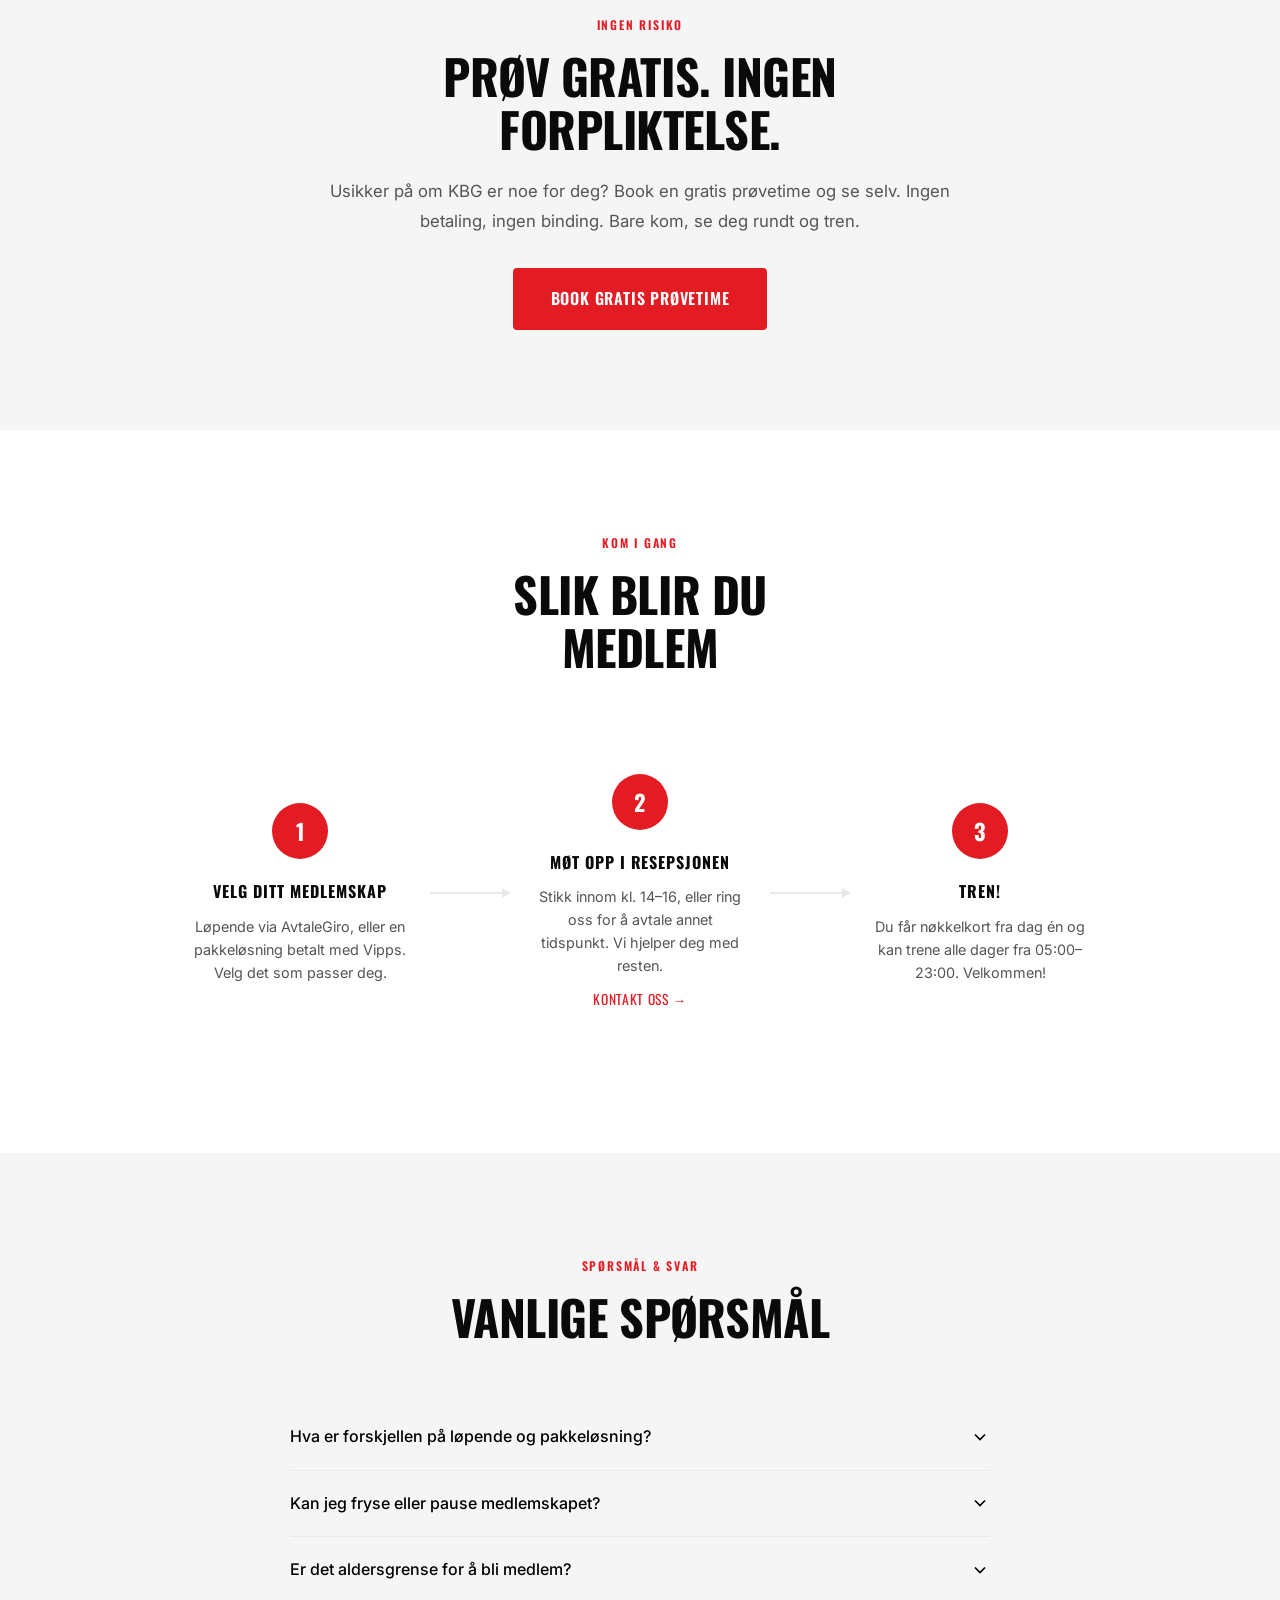
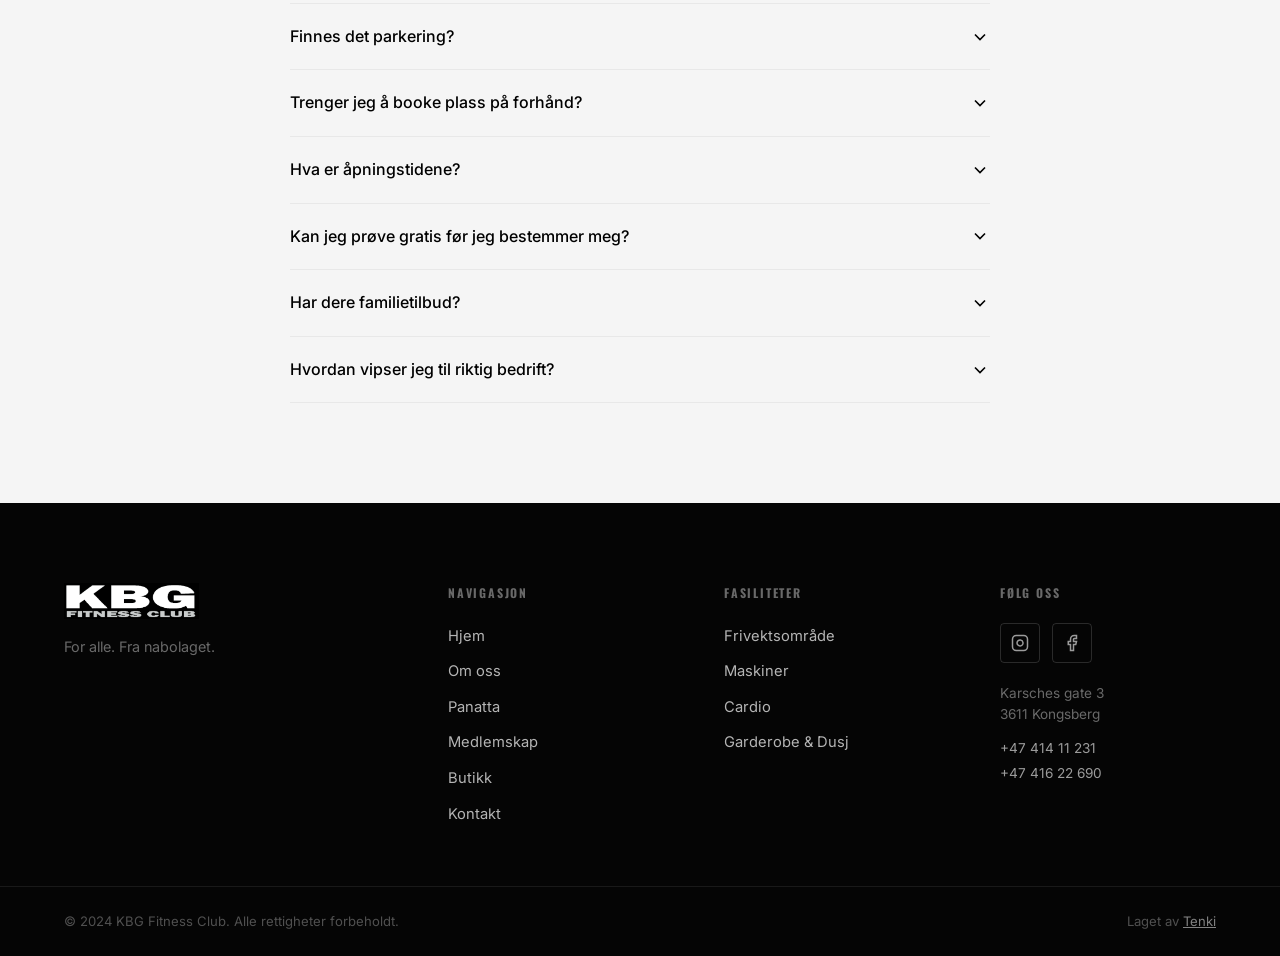
<file: medlemskap.html>
<!DOCTYPE html>
<html lang="no">
<head>
  <meta charset="UTF-8" />
  <meta name="viewport" content="width=device-width, initial-scale=1.0" />
  <title>Medlemskap – KBG Fitness Club Kongsberg</title>
  <link rel="icon" type="image/png" href="Brand%20assets/kbgfitnessclub.png" />
  <meta name="description" content="Bli medlem hos KBG Fitness Club i Kongsberg. Heldagsmedlemskap 349 kr/mnd, morgenmedlemskap, pakkeløsninger og familietilbud. Prøv gratis!" />
  <meta property="og:title" content="Medlemskap – KBG Fitness Club Kongsberg" />
  <meta property="og:description" content="Løpende medlemskap via AvtaleGiro eller pakkeløsning via Vipps. Familietilbud 100 kr/mnd. Book gratis prøvetime." />
  <meta property="og:type" content="website" />
  <link rel="preconnect" href="https://fonts.googleapis.com" />
  <link rel="preconnect" href="https://fonts.gstatic.com" crossorigin />
  <link href="https://fonts.googleapis.com/css2?family=Oswald:wght@400;500;600;700&family=Inter:wght@300;400;500;600&display=swap" rel="stylesheet" />
  <link rel="stylesheet" href="style.css" />
  <!-- Google tag (gtag.js) -->
  <script async src="https://www.googletagmanager.com/gtag/js?id=G-L0C8KRXDZX"></script>
  <script>
    window.dataLayer = window.dataLayer || [];
    function gtag(){dataLayer.push(arguments);}
    gtag('js', new Date());
    gtag('config', 'G-L0C8KRXDZX');
  </script>
</head>
<body data-page="medlemskap">

  <div id="nav-placeholder"></div>

  <!-- PAGE HERO -->
  <section class="page-hero">
    <div class="page-hero-bg"></div>
    <div class="container page-hero-content">
      <span class="hero-tag" data-i18n="mem.hero-tag">Ingen skjulte kostnader</span>
      <h1 class="page-hero-title" data-i18n="mem.hero-title">Bli medlem</h1>
      <p class="page-hero-sub" data-i18n="mem.hero-sub">Velg løsningen som passer deg. Prøv gratis!</p>
    </div>
  </section>

  <!-- LØPENDE MEDLEMSKAP -->
  <section class="section dark-section" id="lopende">
    <div class="container">
      <div class="section-header">
        <span class="section-tag light" data-i18n="mem.lop-tag">Løpende via AvtaleGiro</span>
        <h2 class="section-title light" data-i18n-html="mem.lop-title">Løpende<br />medlemskap</h2>
        <p class="section-desc light" data-i18n="mem.lop-desc">Betal månedlig via AvtaleGiro. Ingen binding etter oppstartperioden. Meld deg inn i resepsjonen.</p>
      </div>
      <div class="pricing-grid pricing-grid--2col">
        <div class="pricing-card">
          <div class="pricing-name" data-i18n="mem.form-name">Formiddagsmedlemskap</div>
          <div class="pricing-price">
            <span class="price-amount" data-info="priceFormiddag">299</span>
            <span class="price-period">kr/mnd</span>
          </div>
          <p style="font-size:0.78rem;color:rgba(255,255,255,0.4);margin-bottom:20px;letter-spacing:0.03em" data-i18n="mem.form-bind">6 måneders binding</p>
          <ul class="pricing-features">
            <li><svg viewBox="0 0 24 24" fill="none" stroke="currentColor" stroke-width="2.5"><polyline points="20 6 9 17 4 12"/></svg> <span data-i18n="mem.li-access-morn">Tilgang 05:00–12:00</span></li>
            <li><svg viewBox="0 0 24 24" fill="none" stroke="currentColor" stroke-width="2.5"><polyline points="20 6 9 17 4 12"/></svg> <span data-i18n="mem.li-days">Alle dager inkl. helg</span></li>
            <li><svg viewBox="0 0 24 24" fill="none" stroke="currentColor" stroke-width="2.5"><polyline points="20 6 9 17 4 12"/></svg> <span data-i18n="mem.li-panatta">Panatta maskiner</span></li>
            <li><svg viewBox="0 0 24 24" fill="none" stroke="currentColor" stroke-width="2.5"><polyline points="20 6 9 17 4 12"/></svg> <span data-i18n="mem.li-locker">Garderobe og dusj</span></li>
          </ul>
          <a href="kontakt.html" class="btn btn-primary w-full" data-i18n="mem.join-btn">Meld meg inn</a>
        </div>
        <div class="pricing-card featured">
          <div class="pricing-badge" data-i18n="mem.badge">Mest populær</div>
          <div class="pricing-name" data-i18n="mem.hel-name">Heldagsmedlemskap</div>
          <div class="pricing-price">
            <span class="price-amount" data-info="priceHeldag">349</span>
            <span class="price-period">kr/mnd</span>
          </div>
          <ul class="pricing-features">
            <li><svg viewBox="0 0 24 24" fill="none" stroke="currentColor" stroke-width="2.5"><polyline points="20 6 9 17 4 12"/></svg> <span data-i18n="mem.li-full-access">Full tilgang 05:00–23:00</span></li>
            <li><svg viewBox="0 0 24 24" fill="none" stroke="currentColor" stroke-width="2.5"><polyline points="20 6 9 17 4 12"/></svg> <span data-i18n="mem.li-days">Alle dager inkl. helg</span></li>
            <li><svg viewBox="0 0 24 24" fill="none" stroke="currentColor" stroke-width="2.5"><polyline points="20 6 9 17 4 12"/></svg> <span data-i18n="mem.li-panatta-fri">Panatta maskiner + frivekter</span></li>
            <li><svg viewBox="0 0 24 24" fill="none" stroke="currentColor" stroke-width="2.5"><polyline points="20 6 9 17 4 12"/></svg> <span data-i18n="mem.li-cardio">Cardio-utstyr</span></li>
            <li><svg viewBox="0 0 24 24" fill="none" stroke="currentColor" stroke-width="2.5"><polyline points="20 6 9 17 4 12"/></svg> <span data-i18n="mem.li-locker">Garderobe og dusj</span></li>
          </ul>
          <a href="kontakt.html" class="btn btn-primary w-full" data-i18n="mem.join-btn">Meld meg inn</a>
        </div>
      </div>
      <p class="pricing-note" style="margin-top:28px" data-i18n="mem.lop-note">Betales via AvtaleGiro. Innmelding skjer i resepsjonen kl. 14–16 eller etter avtale.</p>
    </div>
  </section>

  <!-- PAKKELØSNINGER -->
  <section class="section" id="pakker">
    <div class="container">
      <div class="section-header">
        <span class="section-tag" data-i18n="mem.pak-tag">Betal med Vipps</span>
        <h2 class="section-title" data-i18n="mem.pak-title">Pakkeløsninger</h2>
        <p class="section-desc" data-i18n="mem.pak-desc">Foretrekker du å betale for en periode? Velg 3, 6 eller 12 måneder og betal enkelt via Vipps. Skriv under i resepsjonen etter betaling.</p>
      </div>
      <div class="pricing-grid pricing-grid--3col">
        <div class="pricing-card" style="background:var(--gray-100);border-color:var(--gray-200)">
          <div class="pricing-name" style="color:var(--gray-600)" data-i18n="mem.pak-3">3 måneder</div>
          <div class="pricing-price">
            <span class="price-amount" style="color:var(--black)" data-info="price3mnd">1 300</span>
            <span class="price-period" style="color:var(--gray-400)">kr</span>
          </div>
          <ul class="pricing-features">
            <li style="color:var(--gray-800)"><svg viewBox="0 0 24 24" fill="none" stroke="currentColor" stroke-width="2.5"><polyline points="20 6 9 17 4 12"/></svg> <span data-i18n="mem.li-access-3">Full tilgang i 3 måneder</span></li>
            <li style="color:var(--gray-800)"><svg viewBox="0 0 24 24" fill="none" stroke="currentColor" stroke-width="2.5"><polyline points="20 6 9 17 4 12"/></svg> <span data-i18n="mem.li-all-panatta">Alle Panatta-maskiner</span></li>
            <li style="color:var(--gray-800)"><svg viewBox="0 0 24 24" fill="none" stroke="currentColor" stroke-width="2.5"><polyline points="20 6 9 17 4 12"/></svg> <span data-i18n="mem.li-locker2">Garderobe og dusj</span></li>
          </ul>
          <div class="vipps-box" style="background:rgba(255,91,36,0.08);border-color:rgba(255,91,36,0.2)">
            <span class="vipps-label" style="color:var(--gray-600)" data-i18n="mem.vipps-label">Betal med</span>
            <span class="vipps-brand">Vipps</span>
            <span class="vipps-num" style="color:var(--gray-600)"><span data-i18n="mem.vipps-num">Bedriftsnr.</span> <strong>590801</strong></span>
          </div>
          <a href="kontakt.html" class="btn btn-outline dark w-full" data-i18n="mem.pak-btn">Velg pakke</a>
        </div>
        <div class="pricing-card" style="background:var(--gray-100);border-color:var(--gray-200)">
          <div class="pricing-name" style="color:var(--gray-600)" data-i18n="mem.pak-6">6 måneder</div>
          <div class="pricing-price">
            <span class="price-amount" style="color:var(--black)" data-info="price6mnd">2 100</span>
            <span class="price-period" style="color:var(--gray-400)">kr</span>
          </div>
          <ul class="pricing-features">
            <li style="color:var(--gray-800)"><svg viewBox="0 0 24 24" fill="none" stroke="currentColor" stroke-width="2.5"><polyline points="20 6 9 17 4 12"/></svg> <span data-i18n="mem.li-access-6">Full tilgang i 6 måneder</span></li>
            <li style="color:var(--gray-800)"><svg viewBox="0 0 24 24" fill="none" stroke="currentColor" stroke-width="2.5"><polyline points="20 6 9 17 4 12"/></svg> <span data-i18n="mem.li-all-panatta">Alle Panatta-maskiner</span></li>
            <li style="color:var(--gray-800)"><svg viewBox="0 0 24 24" fill="none" stroke="currentColor" stroke-width="2.5"><polyline points="20 6 9 17 4 12"/></svg> <span data-i18n="mem.li-locker2">Garderobe og dusj</span></li>
          </ul>
          <div class="vipps-box" style="background:rgba(255,91,36,0.08);border-color:rgba(255,91,36,0.2)">
            <span class="vipps-label" style="color:var(--gray-600)" data-i18n="mem.vipps-label">Betal med</span>
            <span class="vipps-brand">Vipps</span>
            <span class="vipps-num" style="color:var(--gray-600)"><span data-i18n="mem.vipps-num">Bedriftsnr.</span> <strong>590801</strong></span>
          </div>
          <a href="kontakt.html" class="btn btn-outline dark w-full" data-i18n="mem.pak-btn">Velg pakke</a>
        </div>
        <div class="pricing-card" style="background:var(--gray-100);border-color:var(--gray-200)">
          <div class="pricing-name" style="color:var(--gray-600)" data-i18n="mem.pak-12">12 måneder</div>
          <div class="pricing-price">
            <span class="price-amount" style="color:var(--black)" data-info="price12mnd">4 000</span>
            <span class="price-period" style="color:var(--gray-400)">kr</span>
          </div>
          <ul class="pricing-features">
            <li style="color:var(--gray-800)"><svg viewBox="0 0 24 24" fill="none" stroke="currentColor" stroke-width="2.5"><polyline points="20 6 9 17 4 12"/></svg> <span data-i18n="mem.li-access-12">Full tilgang i 12 måneder</span></li>
            <li style="color:var(--gray-800)"><svg viewBox="0 0 24 24" fill="none" stroke="currentColor" stroke-width="2.5"><polyline points="20 6 9 17 4 12"/></svg> <span data-i18n="mem.li-all-panatta">Alle Panatta-maskiner</span></li>
            <li style="color:var(--gray-800)"><svg viewBox="0 0 24 24" fill="none" stroke="currentColor" stroke-width="2.5"><polyline points="20 6 9 17 4 12"/></svg> <span data-i18n="mem.li-locker2">Garderobe og dusj</span></li>
          </ul>
          <div class="vipps-box" style="background:rgba(255,91,36,0.08);border-color:rgba(255,91,36,0.2)">
            <span class="vipps-label" style="color:var(--gray-600)" data-i18n="mem.vipps-label">Betal med</span>
            <span class="vipps-brand">Vipps</span>
            <span class="vipps-num" style="color:var(--gray-600)"><span data-i18n="mem.vipps-num">Bedriftsnr.</span> <strong>590801</strong></span>
          </div>
          <a href="kontakt.html" class="btn btn-outline dark w-full" data-i18n="mem.pak-btn">Velg pakke</a>
        </div>
      </div>
      <p style="text-align:center;margin-top:24px;color:var(--gray-400);font-size:0.85rem" data-i18n="mem.pak-note">Etter Vipps-betaling: møt opp i resepsjonen kl. 14–16 for å skrive under og hente nøkkelkort.</p>
    </div>
  </section>

  <!-- FAMILIETILBUD -->
  <section class="section dark-section" id="familie">
    <div class="container">
      <div style="text-align:center;max-width:680px;margin:0 auto">
        <span class="section-tag light" data-i18n="mem.fam-tag">For hele familien</span>
        <h2 class="section-title light" data-i18n="mem.fam-title">Familietilbud</h2>
        <p style="color:rgba(255,255,255,0.65);font-size:1.05rem;line-height:1.8;margin-bottom:32px" data-i18n-html="mem.fam-desc">
          Har du familiemedlemmer som ønsker å trene sammen med deg? Legg til familiemedlemmer for kun
          <strong style="color:#fff">100 kr/mnd</strong> per person. Vi gjør en individuell vurdering for å finne den beste løsningen for din familie.
        </p>
        <div style="display:flex;justify-content:center;margin-bottom:40px">
          <div style="background:rgba(255,255,255,0.06);border:1px solid rgba(255,255,255,0.12);border-radius:var(--radius-lg);padding:28px 48px;text-align:center">
            <div style="font-family:var(--font-display);font-size:3.5rem;font-weight:700;color:var(--white);line-height:1" data-info="priceFamilie">100</div>
            <div style="font-size:0.9rem;color:rgba(255,255,255,0.5);margin-top:4px" data-i18n="mem.fam-per">kr/mnd per familiemedlem</div>
          </div>
        </div>
        <a href="kontakt.html" class="btn btn-primary btn-lg" data-i18n="mem.fam-btn">Ta kontakt om familietilbud</a>
      </div>
    </div>
  </section>

  <!-- GRATIS PRØVETIME -->
  <section class="section" style="background:var(--gray-100)" id="provetime">
    <div class="container">
      <div style="text-align:center;max-width:620px;margin:0 auto">
        <span class="section-tag" data-i18n="mem.trial-tag">Ingen risiko</span>
        <h2 class="section-title" data-i18n="mem.trial-title">Prøv gratis. Ingen forpliktelse.</h2>
        <p style="color:var(--gray-600);font-size:1.05rem;line-height:1.8;margin-bottom:32px" data-i18n="mem.trial-desc">
          Usikker på om KBG er noe for deg? Book en gratis prøvetime og se selv. Ingen betaling, ingen binding. Bare kom, se deg rundt og tren.
        </p>
        <a href="kontakt.html" class="btn btn-primary btn-lg" data-i18n="mem.trial-btn">Book gratis prøvetime</a>
      </div>
    </div>
  </section>

  <!-- STEPS -->
  <section class="section">
    <div class="container">
      <div class="section-header">
        <span class="section-tag" data-i18n="mem.steps-tag">Kom i gang</span>
        <h2 class="section-title" data-i18n-html="mem.steps-title">Slik blir du<br />medlem</h2>
      </div>
      <div class="steps-grid">
        <div class="step">
          <div class="step-num">1</div>
          <h3 data-i18n="mem.step-1-title">Velg ditt medlemskap</h3>
          <p data-i18n="mem.step-1-desc">Løpende via AvtaleGiro, eller en pakkeløsning betalt med Vipps. Velg det som passer deg.</p>
        </div>
        <div class="step-connector"></div>
        <div class="step">
          <div class="step-num">2</div>
          <h3 data-i18n="mem.step-2-title">Møt opp i resepsjonen</h3>
          <p data-i18n="mem.step-2-desc">Stikk innom kl. 14–16, eller ring oss for å avtale annet tidspunkt. Vi hjelper deg med resten.</p>
          <a href="kontakt.html" class="step-link" data-i18n="mem.step-2-link">Kontakt oss →</a>
        </div>
        <div class="step-connector"></div>
        <div class="step">
          <div class="step-num">3</div>
          <h3 data-i18n="mem.step-3-title">Tren!</h3>
          <p data-i18n="mem.step-3-desc">Du får nøkkelkort fra dag én og kan trene alle dager fra 05:00–23:00. Velkommen!</p>
        </div>
      </div>
    </div>
  </section>

  <!-- FAQ -->
  <section class="section faq-section" style="background:var(--gray-100)">
    <div class="container">
      <div class="section-header">
        <span class="section-tag" data-i18n="mem.faq-tag">Spørsmål & Svar</span>
        <h2 class="section-title" data-i18n="mem.faq-title">Vanlige spørsmål</h2>
      </div>
      <div class="faq-list">
        <div class="faq-item">
          <button class="faq-q"><span data-i18n="mem.faq-q1">Hva er forskjellen på løpende og pakkeløsning?</span><svg viewBox="0 0 24 24" fill="none" stroke="currentColor" stroke-width="2"><polyline points="6 9 12 15 18 9"/></svg></button>
          <div class="faq-a"><p data-i18n="mem.faq-a1">Løpende medlemskap betales månedlig via AvtaleGiro og kan sies opp med én måneds varsel. Pakkeløsninger betales i sin helhet via Vipps for valgt periode (3, 6 eller 12 måneder), gjerne valgt av deg som foretrekker å betale for en periode og glemme det.</p></div>
        </div>
        <div class="faq-item">
          <button class="faq-q"><span data-i18n="mem.faq-q2">Kan jeg fryse eller pause medlemskapet?</span><svg viewBox="0 0 24 24" fill="none" stroke="currentColor" stroke-width="2"><polyline points="6 9 12 15 18 9"/></svg></button>
          <div class="faq-a"><p data-i18n="mem.faq-a2">Ja, ved lengre sykdom eller spesielle omstendigheter kan vi pause medlemskapet. Ta kontakt, så finner vi en løsning.</p></div>
        </div>
        <div class="faq-item">
          <button class="faq-q"><span data-i18n="mem.faq-q3">Er det aldersgrense for å bli medlem?</span><svg viewBox="0 0 24 24" fill="none" stroke="currentColor" stroke-width="2"><polyline points="6 9 12 15 18 9"/></svg></button>
          <div class="faq-a"><p data-i18n="mem.faq-a3">Det er ingen nedre aldersgrense. Mindreårige melder seg inn med en voksen til stede. Vi setter pris på alle aldersgrupper.</p></div>
        </div>
        <div class="faq-item">
          <button class="faq-q"><span data-i18n="mem.faq-q4">Finnes det parkering?</span><svg viewBox="0 0 24 24" fill="none" stroke="currentColor" stroke-width="2"><polyline points="6 9 12 15 18 9"/></svg></button>
          <div class="faq-a"><p data-i18n="mem.faq-a4">Ja, på Stortorvet rett ved siden av er det 2 timer gratis parkering.</p></div>
        </div>
        <div class="faq-item">
          <button class="faq-q"><span data-i18n="mem.faq-q5">Trenger jeg å booke plass på forhånd?</span><svg viewBox="0 0 24 24" fill="none" stroke="currentColor" stroke-width="2"><polyline points="6 9 12 15 18 9"/></svg></button>
          <div class="faq-a"><p data-i18n="mem.faq-a5">Nei. KBG er et åpent treningssenter. Du kommer og går som du vil innen åpningstidene. Ingen booking nødvendig.</p></div>
        </div>
        <div class="faq-item">
          <button class="faq-q"><span data-i18n="mem.faq-q6">Hva er åpningstidene?</span><svg viewBox="0 0 24 24" fill="none" stroke="currentColor" stroke-width="2"><polyline points="6 9 12 15 18 9"/></svg></button>
          <div class="faq-a"><p data-i18n="mem.faq-a6">Senteret er åpent alle dager fra 05:00 til 23:00 med nøkkelkort. Resepsjonen er betjent kl. 14–16. Utenfor resepsjonstid er vi tilgjengelige på telefon og SMS.</p></div>
        </div>
        <div class="faq-item">
          <button class="faq-q"><span data-i18n="mem.faq-q7">Kan jeg prøve gratis før jeg bestemmer meg?</span><svg viewBox="0 0 24 24" fill="none" stroke="currentColor" stroke-width="2"><polyline points="6 9 12 15 18 9"/></svg></button>
          <div class="faq-a"><p data-i18n="mem.faq-a7">Ja! Vi tilbyr en gratis prøvetime. Ta kontakt for å avtale tid: ring, send SMS eller bruk kontaktskjemaet.</p></div>
        </div>
        <div class="faq-item">
          <button class="faq-q"><span data-i18n="mem.faq-q8">Har dere familietilbud?</span><svg viewBox="0 0 24 24" fill="none" stroke="currentColor" stroke-width="2"><polyline points="6 9 12 15 18 9"/></svg></button>
          <div class="faq-a"><p data-i18n="mem.faq-a8">Ja! Familiemedlemmer kan legges til for 100 kr/mnd per person. Vi gjør en individuell vurdering. Ta kontakt så hjelper vi deg.</p></div>
        </div>
        <div class="faq-item">
          <button class="faq-q"><span data-i18n="mem.faq-q9">Hvordan vipser jeg til riktig bedrift?</span><svg viewBox="0 0 24 24" fill="none" stroke="currentColor" stroke-width="2"><polyline points="6 9 12 15 18 9"/></svg></button>
          <div class="faq-a"><p data-i18n-html="mem.faq-a9">Søk opp bedriftsnr. <strong>590801</strong> i Vipps-appen og velg "KBG Fitness Club". Etter betaling møter du opp i resepsjonen for å skrive under og hente nøkkelkort.</p></div>
        </div>
      </div>
    </div>
  </section>

  <div id="footer-placeholder"></div>
  <script src="components.js"></script>
  <script src="translations.js"></script>
  <script src="script.js"></script>
</body>
</html>
</file>
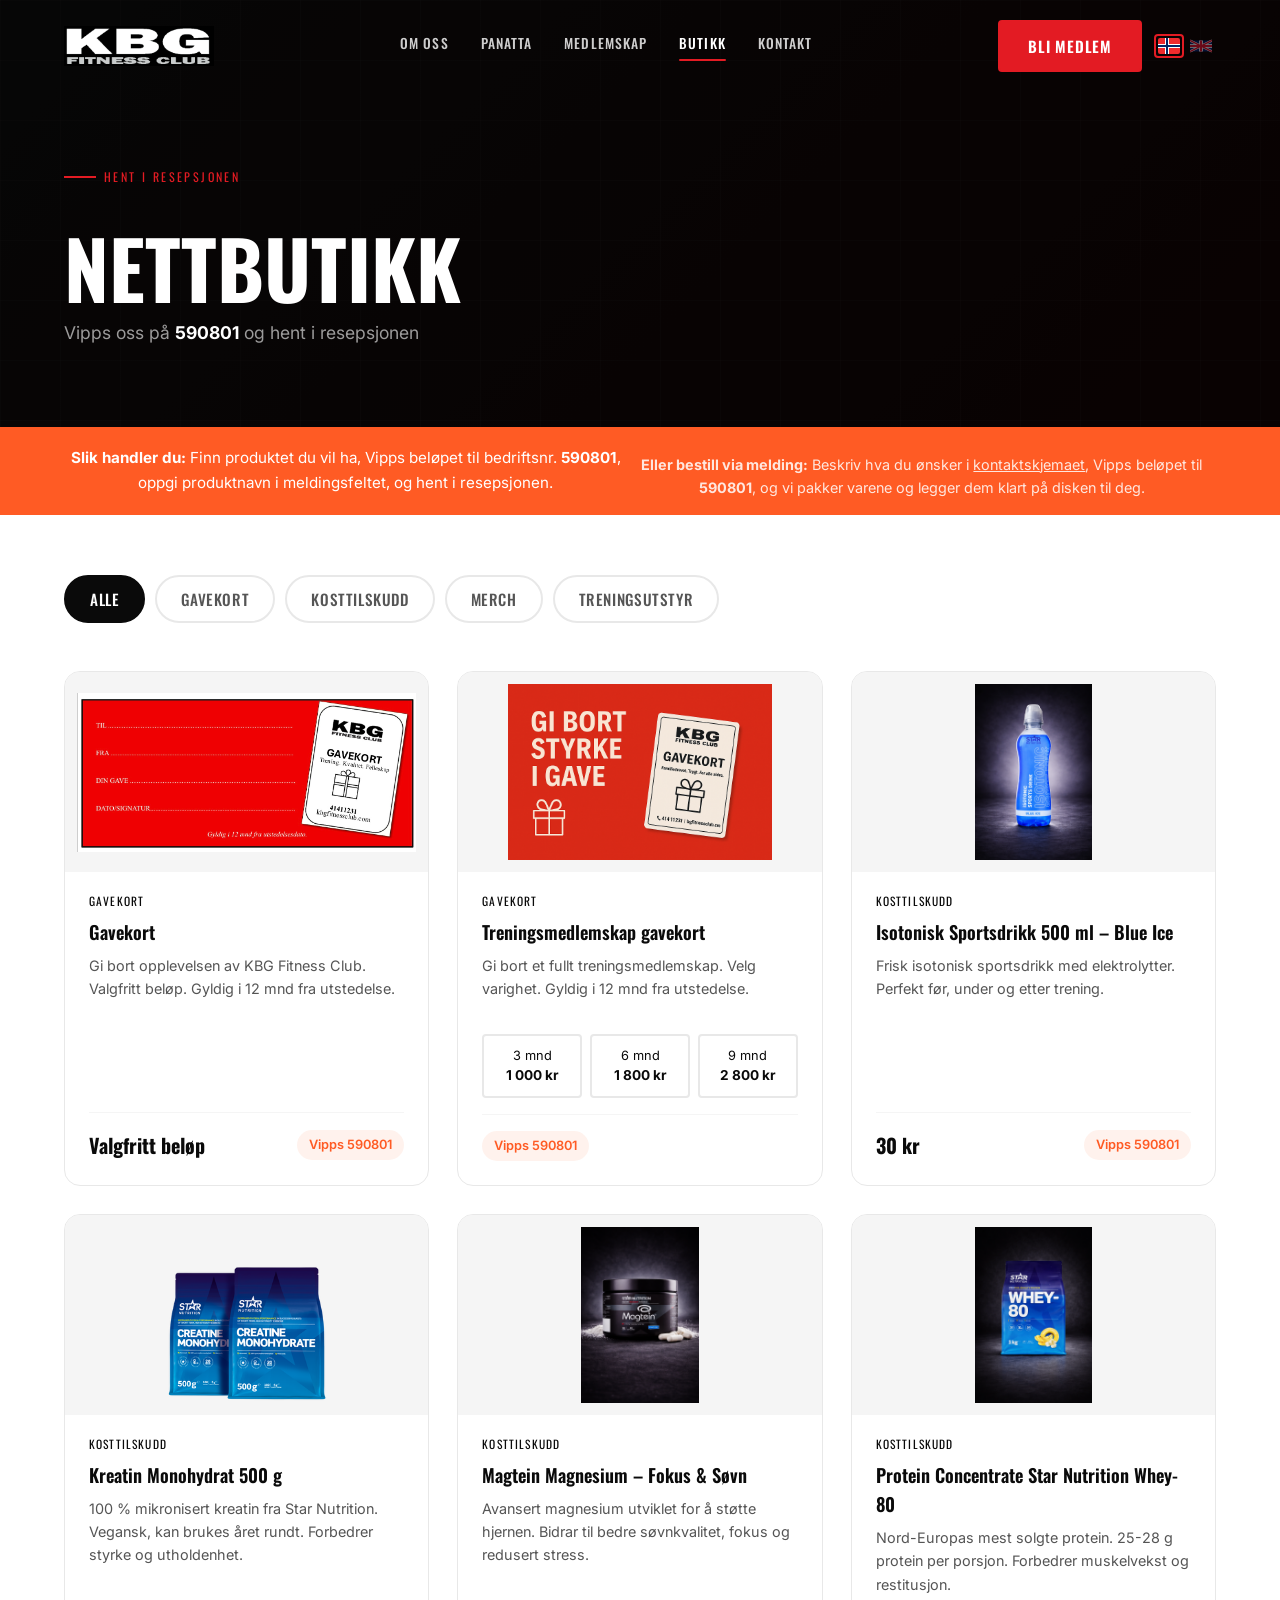
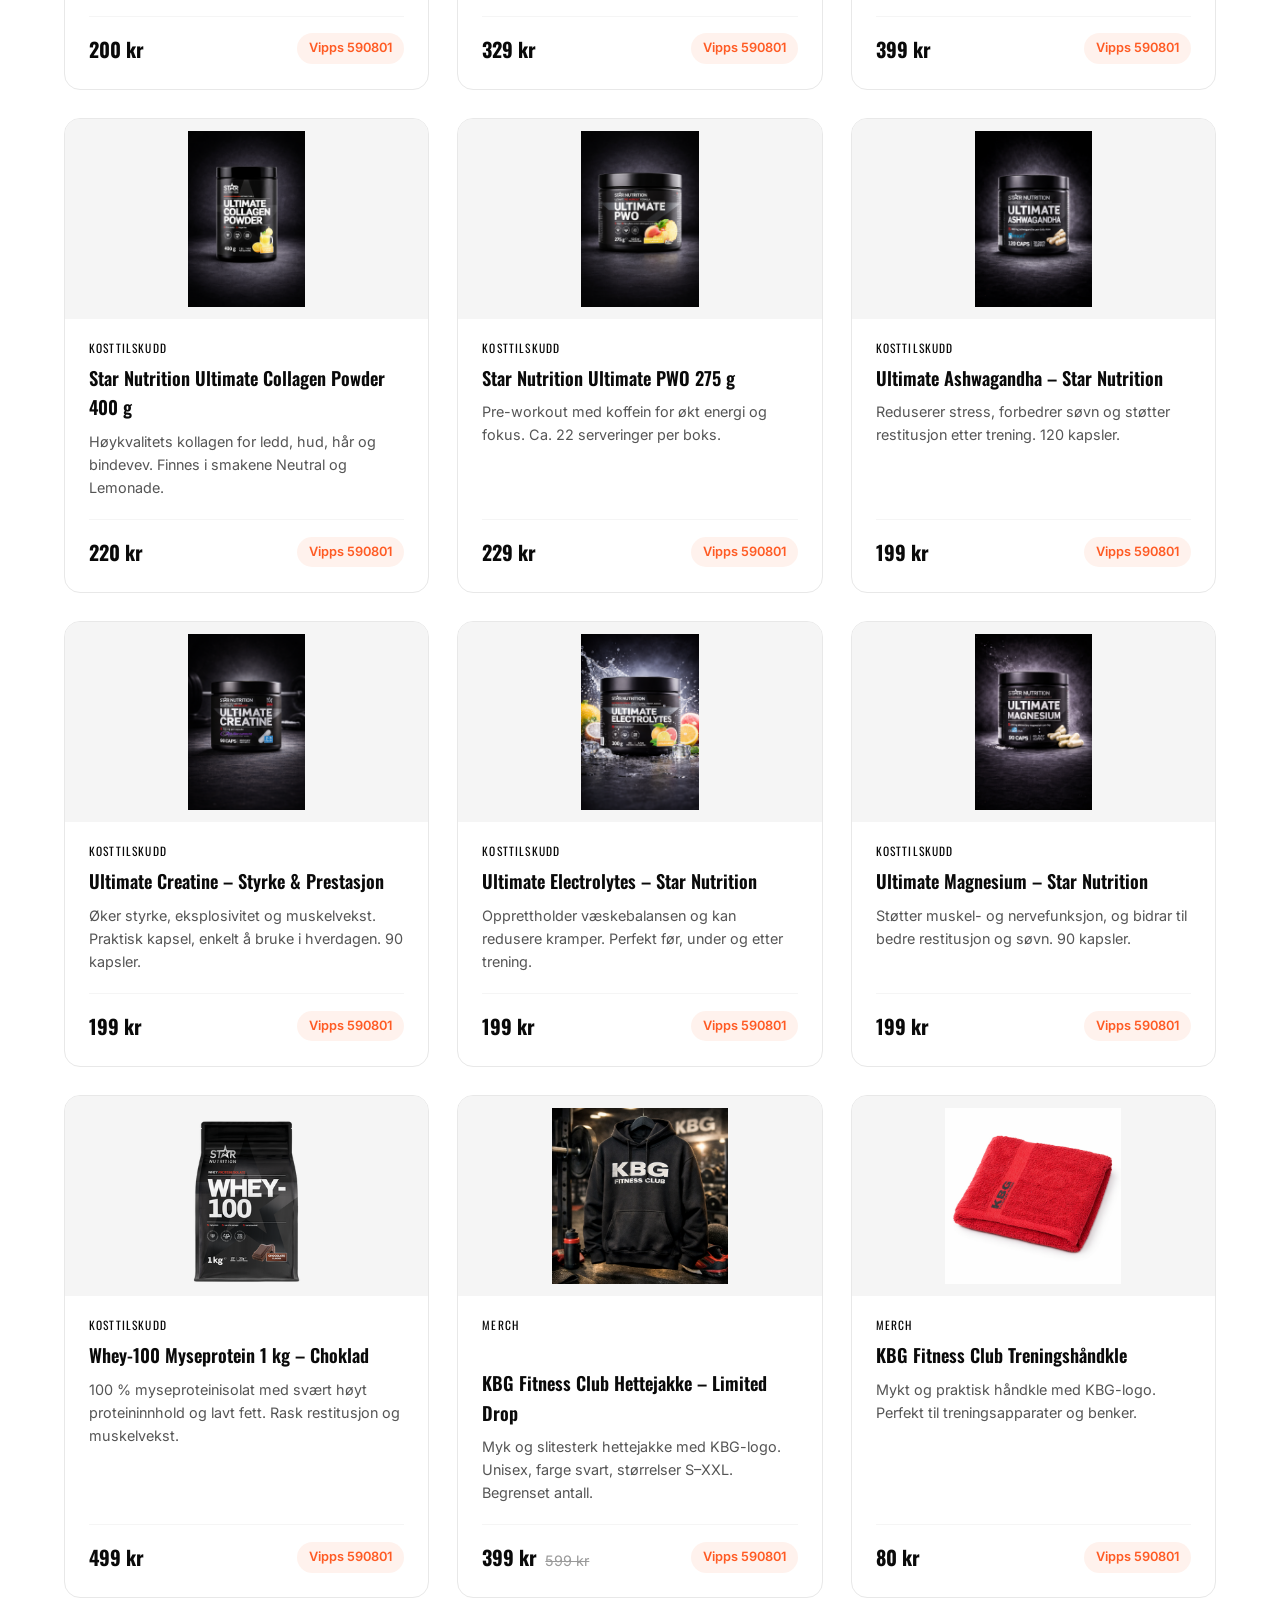
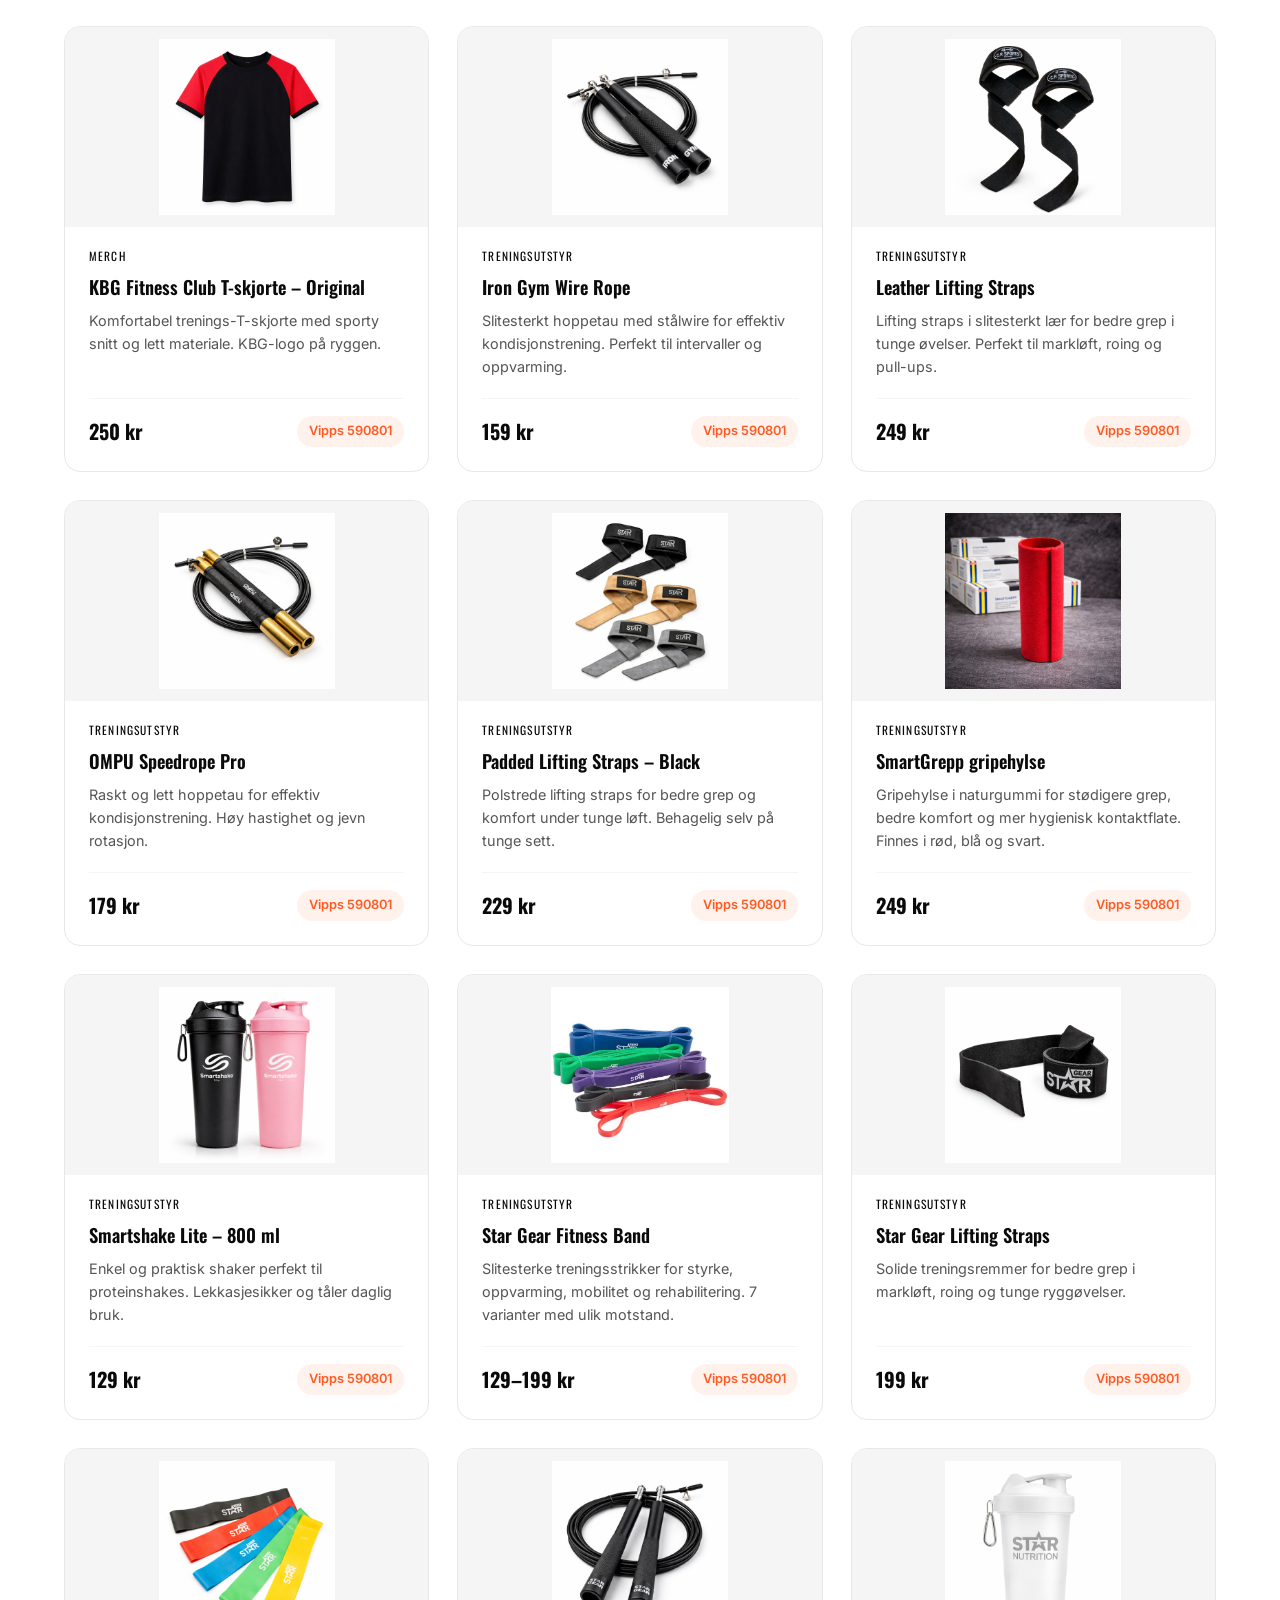
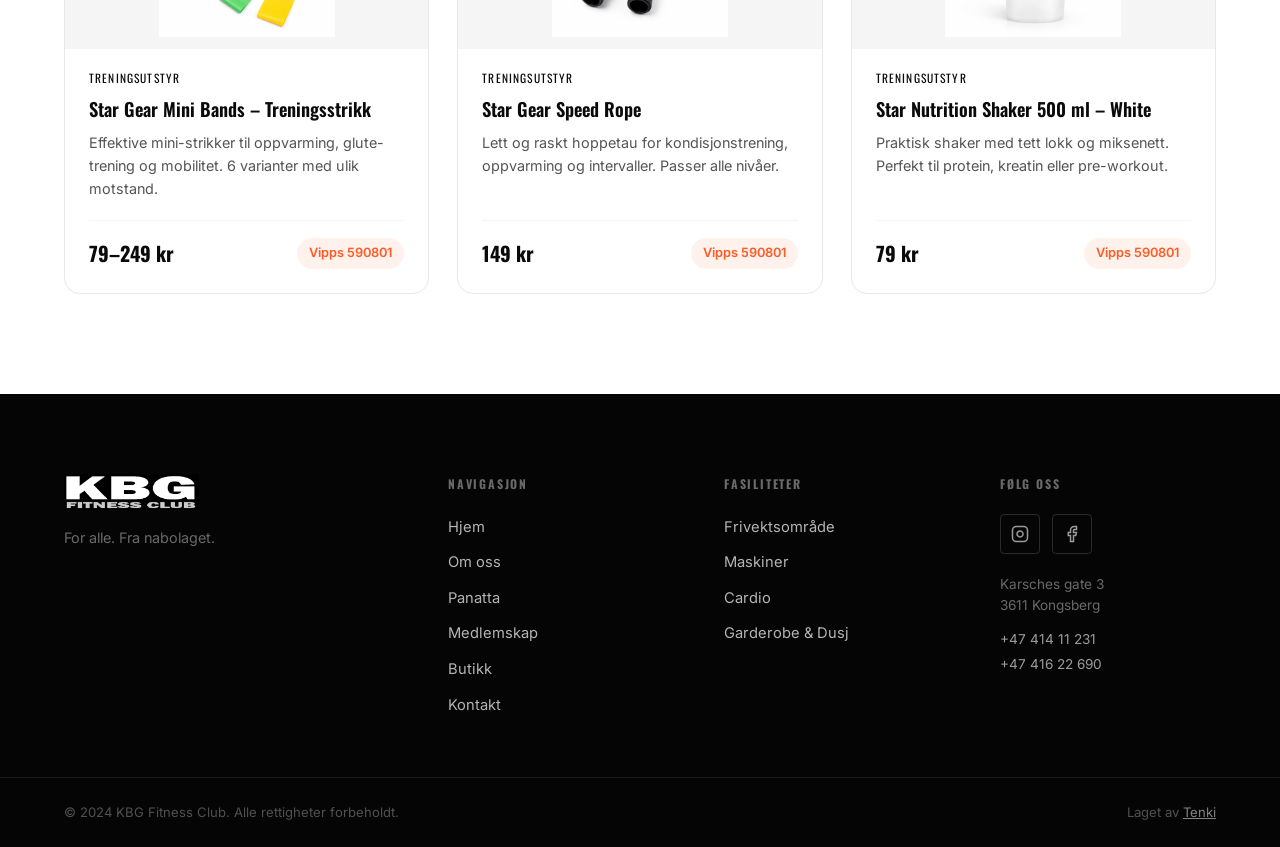
<file: nettbutikk.html>
<!DOCTYPE html>
<html lang="no">
<head>
  <meta charset="UTF-8" />
  <meta name="viewport" content="width=device-width, initial-scale=1.0" />
  <title>Nettbutikk – KBG Fitness Club</title>
  <link rel="icon" type="image/png" href="Brand%20assets/kbgfitnessclub.png" />
  <link rel="preconnect" href="https://fonts.googleapis.com" />
  <link rel="preconnect" href="https://fonts.gstatic.com" crossorigin />
  <link href="https://fonts.googleapis.com/css2?family=Oswald:wght@400;500;600;700&family=Inter:wght@300;400;500;600&display=swap" rel="stylesheet" />
  <meta name="description" content="Kjøp treningsutstyr, kosttilskudd, merch og gavekort fra KBG Fitness Club i Kongsberg. Vipps bedriftsnr. 590801, hentes i senteret." />
  <meta property="og:title" content="Nettbutikk – KBG Fitness Club Kongsberg" />
  <meta property="og:description" content="Treningsutstyr, kosttilskudd og KBG-merch. Betal med Vipps og hent varene i senteret." />
  <meta property="og:type" content="website" />
  <link rel="stylesheet" href="style.css" />
  <!-- Google tag (gtag.js) -->
  <script async src="https://www.googletagmanager.com/gtag/js?id=G-L0C8KRXDZX"></script>
  <script>
    window.dataLayer = window.dataLayer || [];
    function gtag(){dataLayer.push(arguments);}
    gtag('js', new Date());
    gtag('config', 'G-L0C8KRXDZX');
  </script>
</head>
<body data-page="nettbutikk">

  <div id="nav-placeholder"></div>

  <!-- PAGE HERO -->
  <section class="page-hero">
    <div class="page-hero-bg"></div>
    <div class="container page-hero-content">
      <span class="hero-tag" data-i18n="shop.hero-tag">Hent i resepsjonen</span>
      <h1 class="page-hero-title" data-i18n="shop.hero-title">Nettbutikk</h1>
      <p class="page-hero-sub" data-i18n-html="shop.hero-sub">Vipps oss på <strong style="color:#fff">590801</strong> og hent i resepsjonen</p>
    </div>
  </section>

  <!-- VIPPS BANNER -->
  <div class="shop-vipps-banner">
    <div class="container shop-vipps-inner">
      <span class="shop-vipps-text">
        <strong data-i18n="shop.how-title">Slik handler du:</strong><span data-i18n-html="shop.how-desc"> Finn produktet du vil ha, Vipps beløpet til bedriftsnr. <strong>590801</strong>, oppgi produktnavn i meldingsfeltet, og hent i resepsjonen.</span>
      </span>
      <span class="shop-vipps-text" style="margin-top:10px;display:block;font-size:0.9rem;opacity:0.85">
        <strong data-i18n="shop.order-title">Eller bestill via melding:</strong><span data-i18n-html="shop.order-desc"> Beskriv hva du ønsker i <a href="kontakt.html" style="color:inherit;text-decoration:underline" data-i18n="shop.order-link">kontaktskjemaet</a>, Vipps beløpet til <strong>590801</strong>, og vi pakker varene og legger dem klart på disken til deg.</span>
      </span>
    </div>
  </div>

  <!-- PRODUKTER -->
  <section class="section shop-section">
    <div class="container">

      <!-- FILTER -->
      <div class="shop-filter">
        <button class="shop-filter-btn active" data-filter="alle" data-i18n="shop.filter-alle">Alle</button>
        <button class="shop-filter-btn" data-filter="gavekort" data-i18n="shop.filter-gavekort">Gavekort</button>
        <button class="shop-filter-btn" data-filter="kosttilskudd" data-i18n="shop.filter-kost">Kosttilskudd</button>
        <button class="shop-filter-btn" data-filter="merch" data-i18n="shop.filter-merch">Merch</button>
        <button class="shop-filter-btn" data-filter="utstyr" data-i18n="shop.filter-utstyr">Treningsutstyr</button>
      </div>

      <!-- PRODUKTGRID – fylles dynamisk fra _data/products.json -->
      <div class="shop-grid" id="shopGrid">
        <p style="color:rgba(255,255,255,0.5);text-align:center;padding:3rem;grid-column:1/-1">Laster produkter…</p>
      </div>
    </div>
  </section>

  <div id="footer-placeholder"></div>
  <script src="components.js"></script>
  <script src="translations.js"></script>
  <script src="script.js"></script>
  <script>
    const CAT_LABELS = {gavekort: 'Gavekort', kosttilskudd: 'Kosttilskudd', merch: 'Merch', utstyr: 'Treningsutstyr'};

    function buildCard(p) {
      const uid = Math.random().toString(36).slice(2, 7);
      let priceSec;
      if (p.durations && p.durations.length) {
        const opts = p.durations.map(d =>
          `<label class="duration-opt"><input type="radio" name="dur-${uid}" /><span>${d.label}<br /><strong>${d.price}</strong></span></label>`
        ).join('');
        priceSec = `<div class="duration-picker">${opts}</div>
          <div class="product-footer" style="margin-top:16px"><span class="product-vipps">Vipps 590801</span></div>`;
      } else if (p.originalPrice) {
        priceSec = `<div class="product-footer">
          <div class="product-price-wrap">
            <span class="product-price product-price--sale">${p.price}</span>
            <span class="product-original-price">${p.originalPrice}</span>
          </div>
          <span class="product-vipps">Vipps 590801</span></div>`;
      } else {
        priceSec = `<div class="product-footer">
          ${p.price ? `<span class="product-price">${p.price}</span>` : ''}
          <span class="product-vipps">Vipps 590801</span></div>`;
      }
      return `<div class="product-card" data-category="${p.category}">
        <div class="product-img"><img src="${p.image}" alt="${p.name}" loading="lazy" /></div>
        <div class="product-body">
          <span class="product-cat">${CAT_LABELS[p.category] || p.category}</span>
          ${p.badge ? `<span class="product-badge">${p.badge}</span>` : ''}
          <h3 class="product-name">${p.name}</h3>
          <p class="product-desc">${p.desc}</p>
          ${priceSec}
        </div></div>`;
    }

    function setupFilter() {
      document.querySelectorAll('.shop-filter-btn').forEach(btn => {
        btn.addEventListener('click', () => {
          document.querySelectorAll('.shop-filter-btn').forEach(b => b.classList.remove('active'));
          btn.classList.add('active');
          const filter = btn.dataset.filter;
          document.querySelectorAll('.product-card').forEach(card => {
            card.style.display = (filter === 'alle' || card.dataset.category === filter) ? '' : 'none';
          });
        });
      });
    }

    fetch('_data/products.json')
      .then(r => r.json())
      .then(data => {
        document.getElementById('shopGrid').innerHTML = data.products.map(buildCard).join('');
        setupFilter();
      })
      .catch(() => {
        document.getElementById('shopGrid').innerHTML =
          '<p style="color:rgba(255,255,255,0.6);text-align:center;padding:3rem;grid-column:1/-1">Kunne ikke laste produkter. Prøv å laste siden på nytt.</p>';
      });
  </script>
</body>
</html>
</file>
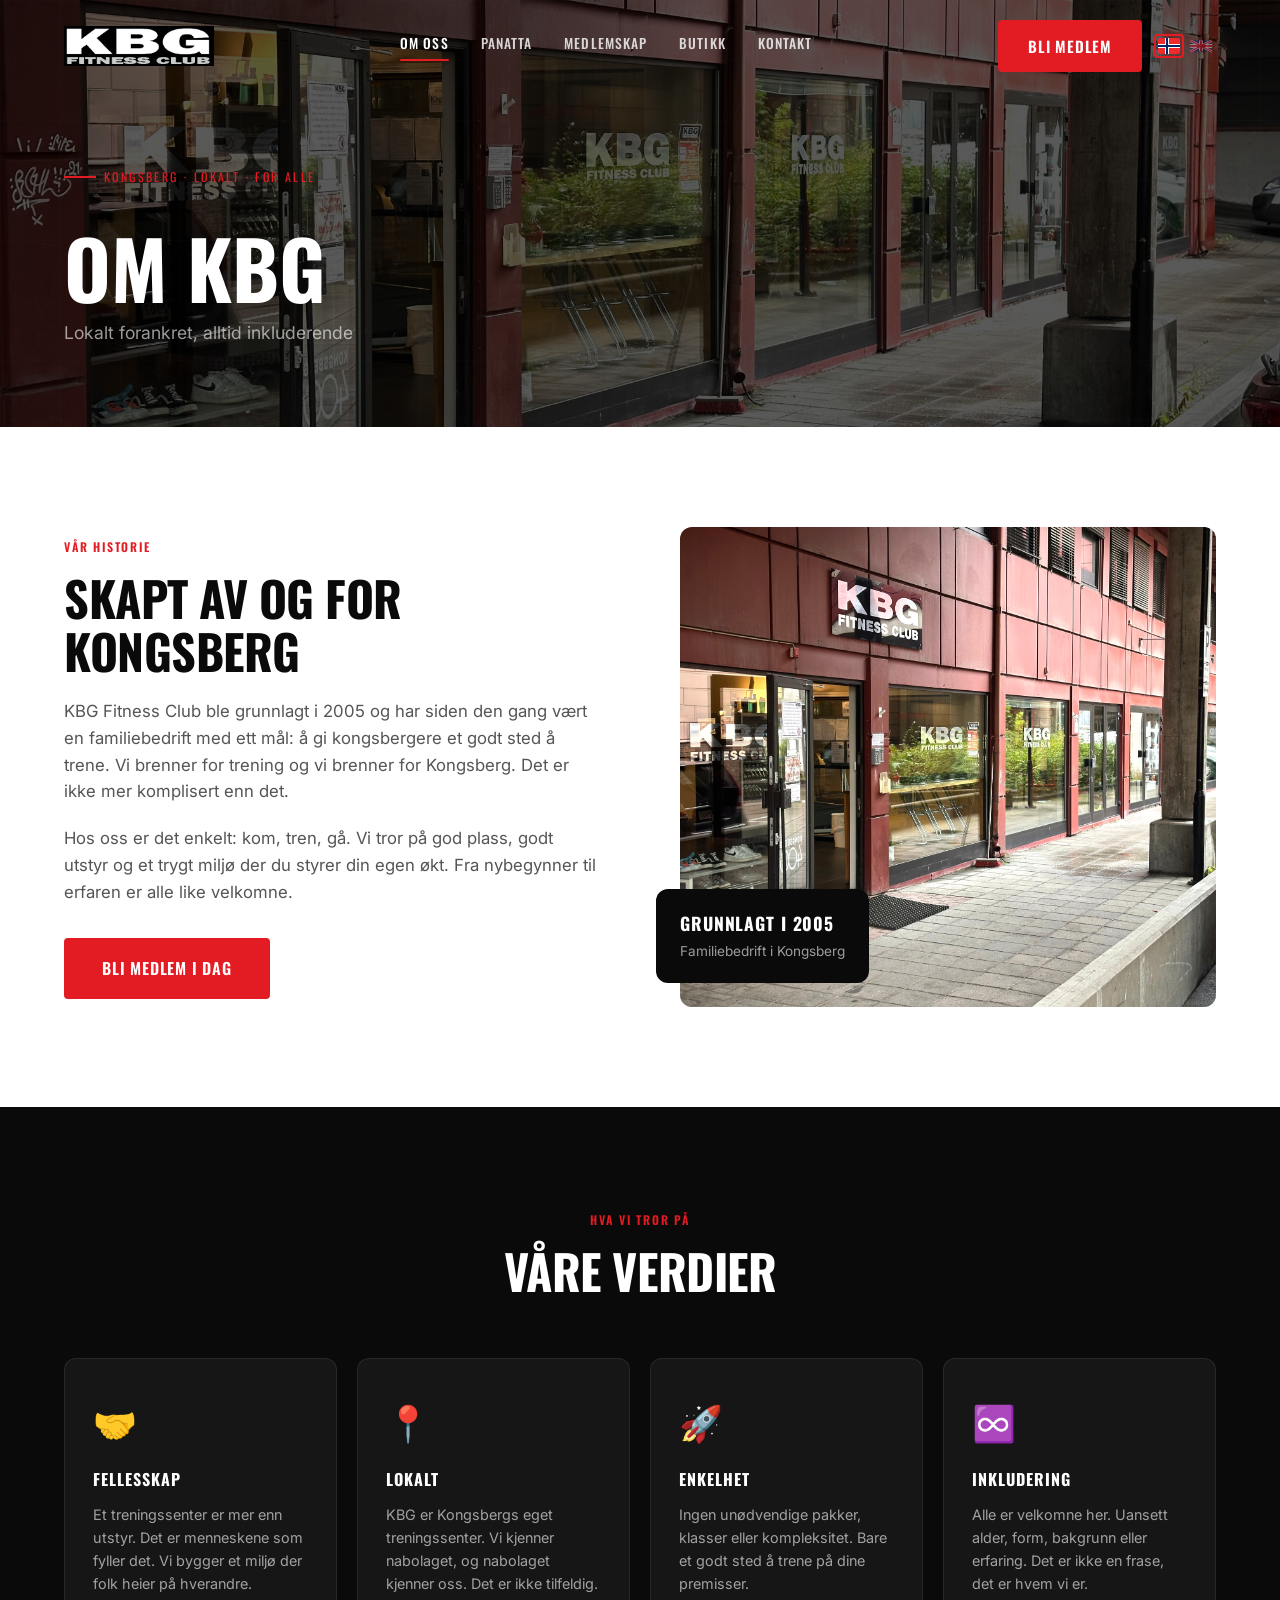
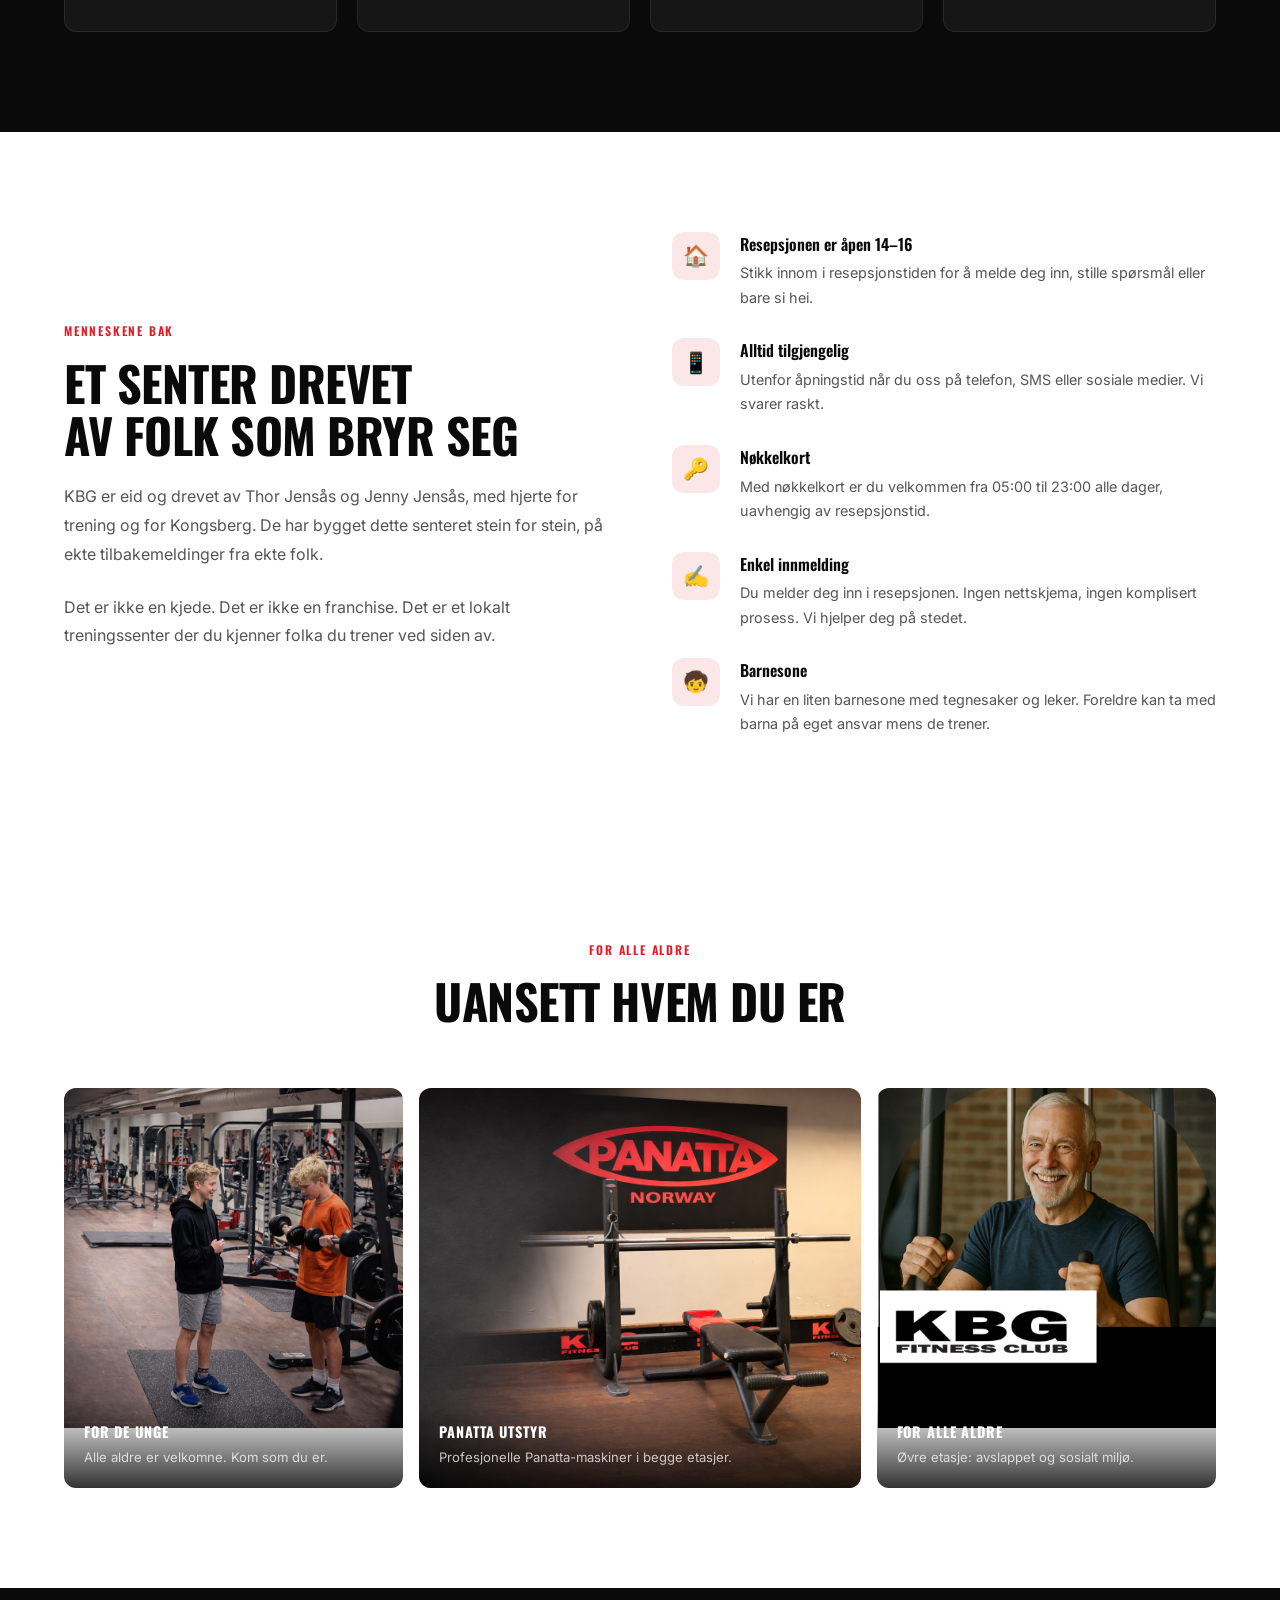
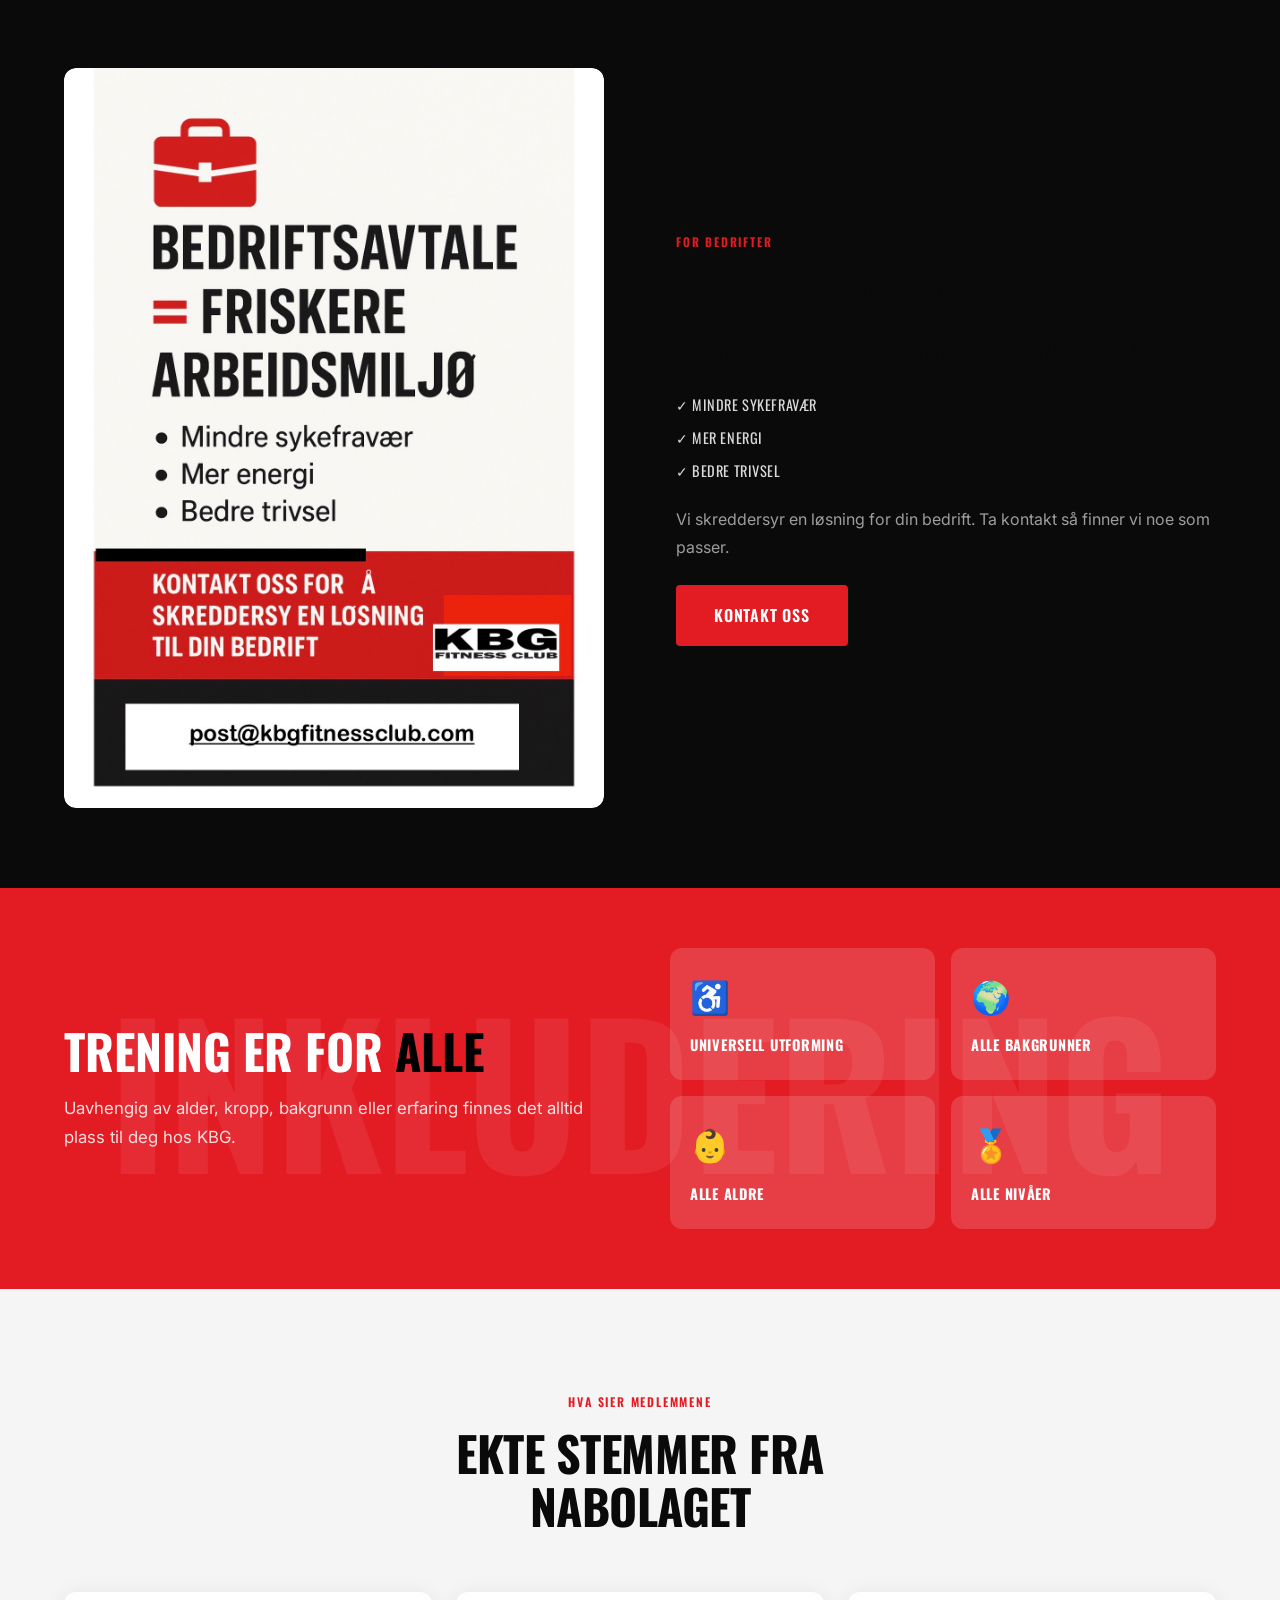
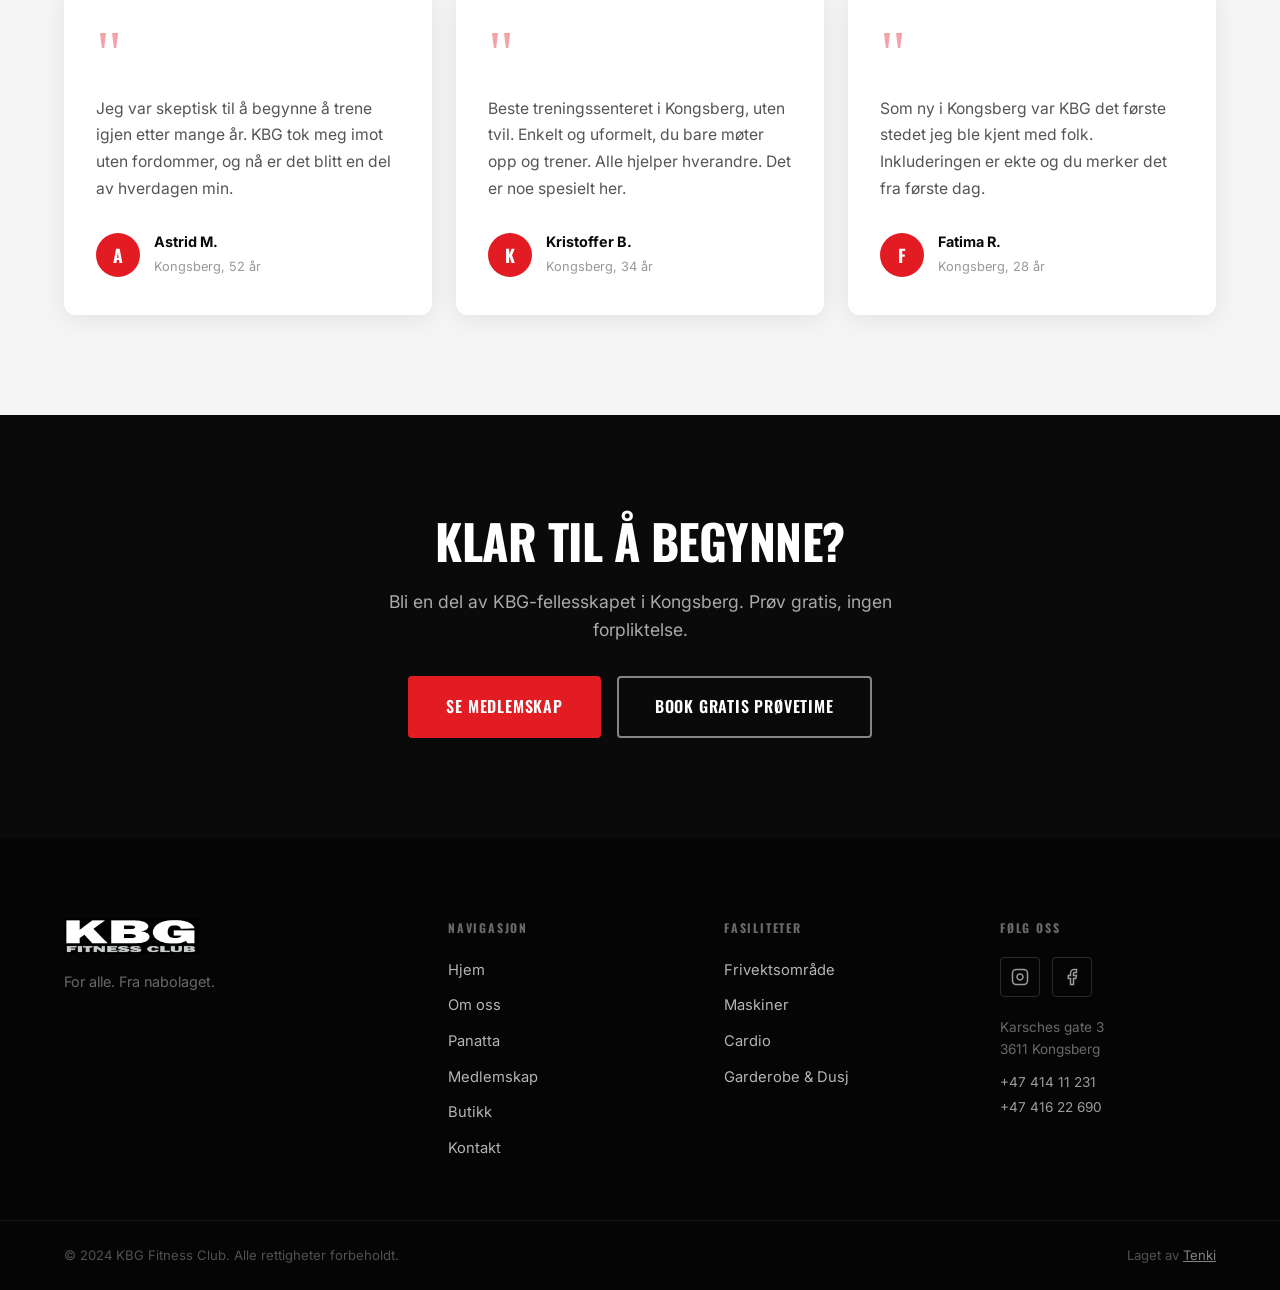
<file: om-oss.html>
<!DOCTYPE html>
<html lang="no">
<head>
  <meta charset="UTF-8" />
  <meta name="viewport" content="width=device-width, initial-scale=1.0" />
  <title>Om oss – KBG Fitness Club</title>
  <link rel="icon" type="image/png" href="Brand%20assets/kbgfitnessclub.png" />
  <link rel="preconnect" href="https://fonts.googleapis.com" />
  <link rel="preconnect" href="https://fonts.gstatic.com" crossorigin />
  <link href="https://fonts.googleapis.com/css2?family=Oswald:wght@400;500;600;700&family=Inter:wght@300;400;500;600&display=swap" rel="stylesheet" />
  <meta name="description" content="KBG Fitness Club ble grunnlagt i 2005 som en familiebedrift i Kongsberg. Vi er et lokalt treningssenter for alle aldre, bakgrunner og nivåer." />
  <meta property="og:title" content="Om oss – KBG Fitness Club Kongsberg" />
  <meta property="og:description" content="Lokalt forankret siden 2005. KBG er et treningssenter for fellesskapet. Ingen terskler, ingen binding på mennesker." />
  <meta property="og:type" content="website" />
  <link rel="stylesheet" href="style.css" />
  <!-- Google tag (gtag.js) -->
  <script async src="https://www.googletagmanager.com/gtag/js?id=G-L0C8KRXDZX"></script>
  <script>
    window.dataLayer = window.dataLayer || [];
    function gtag(){dataLayer.push(arguments);}
    gtag('js', new Date());
    gtag('config', 'G-L0C8KRXDZX');
  </script>
</head>
<body data-page="om-oss">

  <div id="nav-placeholder"></div>

  <!-- PAGE HERO -->
  <section class="page-hero">
    <div class="page-hero-bg" style="background-image:url('Bilder/fasade.jpg.jpeg');background-size:cover;background-position:center;"></div>
    <div class="container page-hero-content">
      <span class="hero-tag" data-i18n="about.hero-tag">Kongsberg · Lokalt · For alle</span>
      <h1 class="page-hero-title" data-i18n="about.hero-title">Om KBG</h1>
      <p class="page-hero-sub" data-i18n="about.hero-sub">Lokalt forankret, alltid inkluderende</p>
    </div>
  </section>

  <!-- OM OSS -->
  <section class="section om-oss">
    <div class="container">
      <div class="om-grid">
        <div class="om-text">
          <span class="section-tag" data-i18n="about.hist-tag">Vår historie</span>
          <h2 class="section-title" data-i18n-html="about.hist-title">Skapt av og for<br />Kongsberg</h2>
          <p data-i18n="about.hist-p1">
            KBG Fitness Club ble grunnlagt i 2005 og har siden den gang vært en familiebedrift
            med ett mål: å gi kongsbergere et godt sted å trene. Vi brenner for trening og vi
            brenner for Kongsberg. Det er ikke mer komplisert enn det.
          </p>
          <p data-i18n="about.hist-p2">
            Hos oss er det enkelt: kom, tren, gå. Vi tror på god plass, godt utstyr og et trygt
            miljø der du styrer din egen økt. Fra nybegynner til erfaren er alle like velkomne.
          </p>
          <a href="medlemskap.html" class="btn btn-primary btn-lg" style="margin-top:12px" data-i18n="about.hist-btn">Bli medlem i dag</a>
        </div>
        <div class="om-visual">
          <div class="visual-card visual-card--main">
            <img src="Bilder/fasade.jpg.jpeg" alt="KBG Fitness Club fasade" style="width:100%;height:100%;object-fit:cover;" />
          </div>
          <div class="visual-card visual-card--accent">
            <strong data-i18n="about.founded">Grunnlagt i 2005</strong>
            <p data-i18n="about.family">Familiebedrift i Kongsberg</p>
          </div>
        </div>
      </div>
    </div>
  </section>

  <!-- VERDIER -->
  <section class="section dark-section">
    <div class="container">
      <div class="section-header">
        <span class="section-tag light" data-i18n="about.val-tag">Hva vi tror på</span>
        <h2 class="section-title light" data-i18n="about.val-title">Våre verdier</h2>
      </div>
      <div class="values-grid">
        <div class="value-card">
          <div class="value-card-icon">🤝</div>
          <h3 data-i18n="about.val-1-title">Fellesskap</h3>
          <p data-i18n="about.val-1-desc">Et treningssenter er mer enn utstyr. Det er menneskene som fyller det. Vi bygger et miljø der folk heier på hverandre.</p>
        </div>
        <div class="value-card">
          <div class="value-card-icon">📍</div>
          <h3 data-i18n="about.val-2-title">Lokalt</h3>
          <p data-i18n="about.val-2-desc">KBG er Kongsbergs eget treningssenter. Vi kjenner nabolaget, og nabolaget kjenner oss. Det er ikke tilfeldig.</p>
        </div>
        <div class="value-card">
          <div class="value-card-icon">🚀</div>
          <h3 data-i18n="about.val-3-title">Enkelhet</h3>
          <p data-i18n="about.val-3-desc">Ingen unødvendige pakker, klasser eller kompleksitet. Bare et godt sted å trene på dine premisser.</p>
        </div>
        <div class="value-card">
          <div class="value-card-icon">♾️</div>
          <h3 data-i18n="about.val-4-title">Inkludering</h3>
          <p data-i18n="about.val-4-desc">Alle er velkomne her. Uansett alder, form, bakgrunn eller erfaring. Det er ikke en frase, det er hvem vi er.</p>
        </div>
      </div>
    </div>
  </section>

  <!-- MENNESKENE BAK -->
  <section class="section">
    <div class="container">
      <div class="filosofi-grid">
        <div>
          <span class="section-tag" data-i18n="about.ppl-tag">Menneskene bak</span>
          <h2 class="section-title" data-i18n-html="about.ppl-title">Et senter drevet<br />av folk som bryr seg</h2>
          <p style="color:var(--gray-600);line-height:1.8;margin-bottom:24px" data-i18n="about.ppl-p1">
            KBG er eid og drevet av Thor Jensås og Jenny Jensås, med hjerte for trening og for Kongsberg.
            De har bygget dette senteret stein for stein, på ekte tilbakemeldinger fra ekte folk.
          </p>
          <p style="color:var(--gray-600);line-height:1.8" data-i18n="about.ppl-p2">
            Det er ikke en kjede. Det er ikke en franchise. Det er et lokalt treningssenter der du kjenner folka du trener ved siden av.
          </p>
        </div>
        <div>
          <div class="filosofi-items">
            <div class="filosofi-item">
              <div class="filosofi-icon">🏠</div>
              <div>
                <h4 data-i18n="about.fi-1-title">Resepsjonen er åpen 14–16</h4>
                <p data-i18n="about.fi-1-desc">Stikk innom i resepsjonstiden for å melde deg inn, stille spørsmål eller bare si hei.</p>
              </div>
            </div>
            <div class="filosofi-item">
              <div class="filosofi-icon">📱</div>
              <div>
                <h4 data-i18n="about.fi-2-title">Alltid tilgjengelig</h4>
                <p data-i18n="about.fi-2-desc">Utenfor åpningstid når du oss på telefon, SMS eller sosiale medier. Vi svarer raskt.</p>
              </div>
            </div>
            <div class="filosofi-item">
              <div class="filosofi-icon">🔑</div>
              <div>
                <h4 data-i18n="about.fi-3-title">Nøkkelkort</h4>
                <p data-i18n="about.fi-3-desc">Med nøkkelkort er du velkommen fra 05:00 til 23:00 alle dager, uavhengig av resepsjonstid.</p>
              </div>
            </div>
            <div class="filosofi-item">
              <div class="filosofi-icon">✍️</div>
              <div>
                <h4 data-i18n="about.fi-4-title">Enkel innmelding</h4>
                <p data-i18n="about.fi-4-desc">Du melder deg inn i resepsjonen. Ingen nettskjema, ingen komplisert prosess. Vi hjelper deg på stedet.</p>
              </div>
            </div>
            <div class="filosofi-item">
              <div class="filosofi-icon">🧒</div>
              <div>
                <h4 data-i18n="about.fi-5-title">Barnesone</h4>
                <p data-i18n="about.fi-5-desc">Vi har en liten barnesone med tegnesaker og leker. Foreldre kan ta med barna på eget ansvar mens de trener.</p>
              </div>
            </div>
          </div>
        </div>
      </div>
    </div>
  </section>

  <!-- FOLK-BILDER -->
  <section class="section folk-section">
    <div class="container">
      <div class="section-header">
        <span class="section-tag" data-i18n="about.folk-tag">For alle aldre</span>
        <h2 class="section-title" data-i18n="about.folk-title">Uansett hvem du er</h2>
      </div>
      <div class="folk-grid">
        <div class="folk-card">
          <img src="Bilder/ungdom.jpg.PNG" alt="Unge medlemmer trener hos KBG" />
          <div class="folk-caption">
            <strong data-i18n="about.folk-1-cap">For de unge</strong>
            <p data-i18n="about.folk-1-desc">Alle aldre er velkomne. Kom som du er.</p>
          </div>
        </div>
        <div class="folk-card folk-card--tall">
          <img src="Bilder/maskiner.jpg.PNG" alt="Panatta maskiner hos KBG" />
          <div class="folk-caption">
            <strong data-i18n="about.folk-2-cap">Panatta utstyr</strong>
            <p data-i18n="about.folk-2-desc">Profesjonelle Panatta-maskiner i begge etasjer.</p>
          </div>
        </div>
        <div class="folk-card">
          <img src="Bilder/senior.jpg.jpg" alt="Senior trener hos KBG" />
          <div class="folk-caption">
            <strong data-i18n="about.folk-3-cap">For alle aldre</strong>
            <p data-i18n="about.folk-3-desc">Øvre etasje: avslappet og sosialt miljø.</p>
          </div>
        </div>
      </div>
    </div>
  </section>

  <!-- BEDRIFTSAVTALE -->
  <section class="bedrift-section">
    <div class="container">
      <div class="bedrift-inner">
        <div class="bedrift-img">
          <img src="Bilder/bedrift.jpg.jpg" alt="Bedriftsavtale KBG Fitness Club" />
        </div>
        <div class="bedrift-text">
          <span class="section-tag" data-i18n="about.bed-tag">For bedrifter</span>
          <h2 class="section-title" data-i18n="about.bed-title">Bedriftsavtale = friskere arbeidsmiljø</h2>
          <ul class="bedrift-list">
            <li data-i18n="about.bed-li-1">✓ Mindre sykefravær</li>
            <li data-i18n="about.bed-li-2">✓ Mer energi</li>
            <li data-i18n="about.bed-li-3">✓ Bedre trivsel</li>
          </ul>
          <p data-i18n="about.bed-desc">Vi skreddersyr en løsning for din bedrift. Ta kontakt så finner vi noe som passer.</p>
          <a href="kontakt.html" class="btn btn-primary btn-lg" style="margin-top:24px" data-i18n="about.bed-btn">Kontakt oss</a>
        </div>
      </div>
    </div>
  </section>

  <!-- INKLUDERING -->
  <section class="inkludering-banner">
    <div class="container">
      <div class="inkludering-inner">
        <div class="inkludering-text">
          <h2 data-i18n-html="about.ink-title">Trening er for <span style="color:#000">alle</span></h2>
          <p data-i18n="about.ink-desc">Uavhengig av alder, kropp, bakgrunn eller erfaring finnes det alltid plass til deg hos KBG.</p>
        </div>
        <div class="inkludering-pillars">
          <div class="pillar"><span class="pillar-emoji">♿</span><strong data-i18n="home.pillar-1">Universell utforming</strong></div>
          <div class="pillar"><span class="pillar-emoji">🌍</span><strong data-i18n="home.pillar-2">Alle bakgrunner</strong></div>
          <div class="pillar"><span class="pillar-emoji">👶</span><strong data-i18n="home.pillar-3">Alle aldre</strong></div>
          <div class="pillar"><span class="pillar-emoji">🏅</span><strong data-i18n="home.pillar-5">Alle nivåer</strong></div>
        </div>
      </div>
    </div>
  </section>

  <!-- TESTIMONIALS -->
  <section class="section testimonials">
    <div class="container">
      <div class="section-header">
        <span class="section-tag" data-i18n="about.test-tag">Hva sier medlemmene</span>
        <h2 class="section-title" data-i18n-html="about.test-title">Ekte stemmer fra<br />nabolaget</h2>
      </div>
      <div class="testimonials-grid">
        <div class="testimonial-card">
          <div class="testimonial-quote">"</div>
          <p data-i18n="about.test-1">Jeg var skeptisk til å begynne å trene igjen etter mange år. KBG tok meg imot uten fordommer, og nå er det blitt en del av hverdagen min.</p>
          <div class="testimonial-author">
            <div class="author-avatar">A</div>
            <div><strong data-i18n="about.test-1-name">Astrid M.</strong><span data-i18n="about.test-1-loc">Kongsberg, 52 år</span></div>
          </div>
        </div>
        <div class="testimonial-card">
          <div class="testimonial-quote">"</div>
          <p data-i18n="about.test-2">Beste treningssenteret i Kongsberg, uten tvil. Enkelt og uformelt, du bare møter opp og trener. Alle hjelper hverandre. Det er noe spesielt her.</p>
          <div class="testimonial-author">
            <div class="author-avatar">K</div>
            <div><strong data-i18n="about.test-2-name">Kristoffer B.</strong><span data-i18n="about.test-2-loc">Kongsberg, 34 år</span></div>
          </div>
        </div>
        <div class="testimonial-card">
          <div class="testimonial-quote">"</div>
          <p data-i18n="about.test-3">Som ny i Kongsberg var KBG det første stedet jeg ble kjent med folk. Inkluderingen er ekte og du merker det fra første dag.</p>
          <div class="testimonial-author">
            <div class="author-avatar">F</div>
            <div><strong data-i18n="about.test-3-name">Fatima R.</strong><span data-i18n="about.test-3-loc">Kongsberg, 28 år</span></div>
          </div>
        </div>
      </div>
    </div>
  </section>

  <!-- CTA -->
  <section class="section dark-section cta-section">
    <div class="container cta-inner">
      <h2 class="section-title light" data-i18n="about.cta-title">Klar til å begynne?</h2>
      <p style="color:rgba(255,255,255,0.65);font-size:1.1rem;margin-bottom:32px" data-i18n="about.cta-desc">Bli en del av KBG-fellesskapet i Kongsberg. Prøv gratis, ingen forpliktelse.</p>
      <div style="display:flex;gap:16px;justify-content:center;flex-wrap:wrap">
        <a href="medlemskap.html" class="btn btn-primary btn-lg" data-i18n="about.cta-btn-1">Se medlemskap</a>
        <a href="kontakt.html" class="btn btn-outline btn-lg" data-i18n="about.cta-btn-2">Book gratis prøvetime</a>
      </div>
    </div>
  </section>

  <div id="footer-placeholder"></div>
  <script src="components.js"></script>
  <script src="translations.js"></script>
  <script src="script.js"></script>
</body>
</html>
</file>
<file: style.css>
/* =============================================
   KBG FITNESS CLUB — STYLESHEET
   ============================================= */

:root {
  --black: #0a0a0a;
  --white: #ffffff;
  --gray-100: #f5f5f5;
  --gray-200: #e8e8e8;
  --gray-400: #999;
  --gray-600: #555;
  --gray-800: #222;
  --accent: #e31b23;
  --accent-dark: #b51219;
  --accent-light: rgba(227, 27, 35, 0.1);
  --font-display: 'Oswald', sans-serif;
  --font-body: 'Inter', sans-serif;
  --radius: 4px;
  --radius-lg: 12px;
  --shadow: 0 4px 24px rgba(0,0,0,0.08);
  --shadow-lg: 0 16px 48px rgba(0,0,0,0.16);
  --transition: 0.25s ease;
}

/* RESET & BASE */
*, *::before, *::after { box-sizing: border-box; margin: 0; padding: 0; }
html { scroll-behavior: smooth; font-size: 16px; }
body {
  font-family: var(--font-body);
  color: var(--black);
  background: var(--white);
  line-height: 1.6;
  overflow-x: hidden;
}
img { max-width: 100%; display: block; }
a { text-decoration: none; color: inherit; }
ul { list-style: none; }
button { cursor: pointer; border: none; background: none; font: inherit; }
input, textarea, select {
  font: inherit;
  outline: none;
  border: none;
}

/* CONTAINER */
.container {
  max-width: 1200px;
  margin: 0 auto;
  padding: 0 24px;
}

/* BUTTONS */
.btn {
  display: inline-flex;
  align-items: center;
  justify-content: center;
  gap: 8px;
  padding: 12px 28px;
  font-family: var(--font-display);
  font-size: 0.95rem;
  font-weight: 600;
  letter-spacing: 0.05em;
  text-transform: uppercase;
  border-radius: var(--radius);
  transition: all var(--transition);
  white-space: nowrap;
}
.btn-primary {
  background: var(--accent);
  color: var(--white);
  border: 2px solid var(--accent);
}
.btn-primary:hover {
  background: var(--accent-dark);
  border-color: var(--accent-dark);
  transform: translateY(-2px);
  box-shadow: 0 8px 24px rgba(227,27,35,0.35);
}
.btn-outline {
  background: transparent;
  color: var(--white);
  border: 2px solid rgba(255,255,255,0.5);
}
.btn-outline:hover {
  border-color: var(--white);
  background: rgba(255,255,255,0.08);
}
.btn-outline.dark {
  color: var(--black);
  border-color: var(--black);
}
.btn-outline.dark:hover {
  background: var(--black);
  color: var(--white);
}
.btn-lg { padding: 16px 36px; font-size: 1rem; }
.w-full { width: 100%; }

/* SECTION COMMONS */
.section { padding: 100px 0; }
.dark-section { background: var(--black); color: var(--white); }

.section-tag {
  display: inline-block;
  font-family: var(--font-display);
  font-size: 0.75rem;
  font-weight: 600;
  letter-spacing: 0.15em;
  text-transform: uppercase;
  color: var(--accent);
  margin-bottom: 16px;
}
.section-tag.light { color: var(--accent); }

.section-title {
  font-family: var(--font-display);
  font-size: clamp(2rem, 4vw, 3rem);
  font-weight: 700;
  line-height: 1.1;
  text-transform: uppercase;
  letter-spacing: -0.01em;
  margin-bottom: 20px;
}
.section-title.light { color: var(--white); }

.section-desc { max-width: 540px; color: var(--gray-600); font-size: 1.05rem; }
.section-desc.light { color: rgba(255,255,255,0.65); }

.section-header {
  text-align: center;
  margin-bottom: 60px;
}
.section-header .section-desc { margin: 0 auto; }

.accent { color: var(--accent); }

/* =============================================
   NAVBAR
   ============================================= */
.navbar {
  position: fixed;
  top: 0;
  left: 0;
  right: 0;
  z-index: 1000;
  padding: 20px 0;
  transition: all var(--transition);
}
.navbar.scrolled {
  background: var(--black);
  padding: 12px 0;
  box-shadow: 0 2px 20px rgba(0,0,0,0.4);
}
.nav-inner {
  display: flex;
  align-items: center;
  gap: 40px;
}
.nav-logo img {
  height: 40px;
  filter: invert(1);
}
.nav-links {
  display: flex;
  gap: 32px;
  margin-left: auto;
}
.nav-links a {
  font-family: var(--font-display);
  font-size: 0.85rem;
  font-weight: 500;
  letter-spacing: 0.08em;
  text-transform: uppercase;
  color: rgba(255,255,255,0.8);
  transition: color var(--transition);
}
.nav-links a:hover { color: var(--white); }
.nav-cta { margin-left: 0; }
.hamburger {
  display: none;
  flex-direction: column;
  gap: 5px;
}
.hamburger span {
  display: block;
  width: 26px;
  height: 2px;
  background: var(--white);
  transition: all var(--transition);
}
.hamburger.open span:nth-child(1) { transform: translateY(7px) rotate(45deg); }
.hamburger.open span:nth-child(2) { opacity: 0; }
.hamburger.open span:nth-child(3) { transform: translateY(-7px) rotate(-45deg); }

/* =============================================
   HERO
   ============================================= */
.hero {
  position: relative;
  min-height: 100vh;
  display: flex;
  align-items: center;
  overflow: hidden;
}
.hero-bg {
  position: absolute;
  inset: 0;
  background:
    linear-gradient(135deg, #1a1a1a 0%, #0d0d0d 60%, #1a0505 100%);
}
.hero-overlay {
  position: absolute;
  inset: 0;
  background:
    radial-gradient(ellipse at 70% 50%, rgba(227,27,35,0.12) 0%, transparent 60%),
    linear-gradient(to right, rgba(0,0,0,0.6) 0%, transparent 70%);
}
/* Decorative grid lines */
.hero-bg::after {
  content: '';
  position: absolute;
  inset: 0;
  background-image:
    linear-gradient(rgba(255,255,255,0.03) 1px, transparent 1px),
    linear-gradient(90deg, rgba(255,255,255,0.03) 1px, transparent 1px);
  background-size: 60px 60px;
}
.hero-content {
  position: relative;
  z-index: 2;
  padding-top: 80px;
  padding-bottom: 80px;
}
.hero-tag {
  display: inline-flex;
  align-items: center;
  gap: 8px;
  font-family: var(--font-display);
  font-size: 0.75rem;
  letter-spacing: 0.2em;
  text-transform: uppercase;
  color: var(--accent);
  margin-bottom: 24px;
}
.hero-tag::before {
  content: '';
  display: block;
  width: 32px;
  height: 2px;
  background: var(--accent);
}
.hero-title {
  font-family: var(--font-display);
  font-size: clamp(3rem, 8vw, 6.5rem);
  font-weight: 700;
  line-height: 1;
  text-transform: uppercase;
  letter-spacing: -0.02em;
  color: var(--white);
  margin-bottom: 28px;
}
/* Animated hero word cycling */
.hero-animated-wrap {
  position: relative;
  display: inline-block;
  color: var(--accent);
  min-width: 320px;
}
.hero-word {
  display: inline-block;
  position: absolute;
  left: 0;
  top: 0;
  opacity: 0;
  transform: translateY(60px);
  transition: opacity 0.5s cubic-bezier(0.22, 1, 0.36, 1),
              transform 0.5s cubic-bezier(0.22, 1, 0.36, 1);
  white-space: nowrap;
  pointer-events: none;
}
.hero-word.active {
  opacity: 1;
  transform: translateY(0);
  position: relative;
  pointer-events: auto;
}
.hero-word.exit {
  opacity: 0;
  transform: translateY(-60px);
  position: absolute;
}

.hero-sub {
  max-width: 520px;
  color: rgba(255,255,255,0.7);
  font-size: 1.1rem;
  line-height: 1.7;
  margin-bottom: 40px;
}
.hero-actions {
  display: flex;
  gap: 16px;
  flex-wrap: wrap;
  margin-bottom: 64px;
}
.hero-stats {
  display: flex;
  align-items: center;
  gap: 32px;
  flex-wrap: wrap;
}
.stat { display: flex; flex-direction: column; }
.stat-num {
  font-family: var(--font-display);
  font-size: 2.2rem;
  font-weight: 700;
  color: var(--white);
  line-height: 1;
}
.stat-label {
  font-size: 0.8rem;
  text-transform: uppercase;
  letter-spacing: 0.08em;
  color: rgba(255,255,255,0.5);
  margin-top: 4px;
}
.stat-divider {
  width: 1px;
  height: 40px;
  background: rgba(255,255,255,0.2);
}
.hero-scroll {
  position: absolute;
  bottom: 40px;
  right: 60px;
  display: flex;
  flex-direction: column;
  align-items: center;
  gap: 8px;
  color: rgba(255,255,255,0.4);
  font-size: 0.7rem;
  letter-spacing: 0.15em;
  text-transform: uppercase;
  z-index: 2;
}
.scroll-line {
  width: 1px;
  height: 48px;
  background: linear-gradient(to bottom, rgba(255,255,255,0.4), transparent);
  animation: scrollPulse 2s ease infinite;
}
@keyframes scrollPulse {
  0%, 100% { opacity: 1; }
  50% { opacity: 0.3; }
}

/* =============================================
   OM OSS
   ============================================= */
.om-grid {
  display: grid;
  grid-template-columns: 1fr 1fr;
  gap: 80px;
  align-items: center;
}
.om-text p {
  color: var(--gray-600);
  margin-bottom: 20px;
  font-size: 1.05rem;
}
.om-values {
  display: flex;
  flex-direction: column;
  gap: 20px;
  margin-top: 40px;
}
.value-item {
  display: flex;
  gap: 16px;
  align-items: flex-start;
}
.value-icon {
  width: 44px;
  height: 44px;
  background: var(--accent-light);
  border-radius: var(--radius);
  display: flex;
  align-items: center;
  justify-content: center;
  flex-shrink: 0;
  color: var(--accent);
}
.value-icon svg { width: 20px; height: 20px; }
.value-item strong {
  display: block;
  font-family: var(--font-display);
  font-size: 0.9rem;
  letter-spacing: 0.05em;
  text-transform: uppercase;
  margin-bottom: 2px;
}
.value-item p { color: var(--gray-600); font-size: 0.9rem; margin: 0; }

.om-visual {
  position: relative;
  height: 480px;
}
.visual-card {
  position: absolute;
  border-radius: var(--radius-lg);
  overflow: hidden;
}
.visual-card--main {
  inset: 0;
  background: var(--gray-100);
  display: flex;
  align-items: center;
  justify-content: center;
}
.visual-placeholder {
  display: flex;
  flex-direction: column;
  align-items: center;
  gap: 16px;
  color: var(--gray-400);
}
.visual-placeholder svg { width: 80px; height: 80px; }
.visual-placeholder span { font-size: 0.85rem; text-transform: uppercase; letter-spacing: 0.1em; }
.visual-card--accent {
  bottom: 24px;
  left: -24px;
  background: var(--black);
  color: var(--white);
  padding: 20px 24px;
  z-index: 2;
}
.visual-card--accent strong {
  display: block;
  font-family: var(--font-display);
  font-size: 1.1rem;
  letter-spacing: 0.05em;
  text-transform: uppercase;
}
.visual-card--accent p {
  color: rgba(255,255,255,0.6);
  font-size: 0.85rem;
  margin-top: 4px;
}

/* =============================================
   TILBUD
   ============================================= */
.tilbud-grid {
  display: grid;
  grid-template-columns: repeat(3, 1fr);
  gap: 20px;
}
.tilbud-card {
  position: relative;
  background: rgba(255,255,255,0.05);
  border: 1px solid rgba(255,255,255,0.08);
  border-radius: var(--radius-lg);
  padding: 36px 28px;
  transition: all var(--transition);
  cursor: default;
}
.tilbud-card:hover {
  background: rgba(255,255,255,0.08);
  border-color: rgba(227,27,35,0.3);
  transform: translateY(-4px);
}
.tilbud-card.featured {
  background: rgba(227,27,35,0.08);
  border-color: rgba(227,27,35,0.4);
}
.tilbud-badge {
  position: absolute;
  top: 20px;
  right: 20px;
  background: var(--accent);
  color: var(--white);
  font-family: var(--font-display);
  font-size: 0.7rem;
  letter-spacing: 0.1em;
  text-transform: uppercase;
  padding: 4px 10px;
  border-radius: 20px;
}
.tilbud-icon {
  font-size: 2.5rem;
  margin-bottom: 20px;
}
.tilbud-card h3 {
  font-family: var(--font-display);
  font-size: 1.3rem;
  font-weight: 600;
  text-transform: uppercase;
  letter-spacing: 0.05em;
  color: var(--white);
  margin-bottom: 12px;
}
.tilbud-card p {
  color: rgba(255,255,255,0.6);
  font-size: 0.95rem;
  line-height: 1.6;
  margin-bottom: 20px;
}
.tilbud-tag {
  display: inline-block;
  font-size: 0.75rem;
  font-family: var(--font-display);
  letter-spacing: 0.08em;
  text-transform: uppercase;
  color: var(--accent);
  border: 1px solid rgba(227,27,35,0.4);
  padding: 4px 12px;
  border-radius: 20px;
}

/* =============================================
   INKLUDERING BANNER
   ============================================= */
.inkludering-banner {
  background: var(--accent);
  padding: 60px 0;
  overflow: hidden;
  position: relative;
}
.inkludering-banner::before {
  content: 'INKLUDERING';
  position: absolute;
  font-family: var(--font-display);
  font-size: 12rem;
  font-weight: 700;
  color: rgba(255,255,255,0.08);
  top: 50%;
  left: 50%;
  transform: translate(-50%, -50%);
  white-space: nowrap;
  pointer-events: none;
}
.inkludering-inner {
  display: grid;
  grid-template-columns: 1fr 1fr;
  gap: 60px;
  align-items: center;
  position: relative;
}
.inkludering-text h2 {
  font-family: var(--font-display);
  font-size: clamp(2rem, 4vw, 3rem);
  font-weight: 700;
  text-transform: uppercase;
  line-height: 1.1;
  color: var(--white);
  margin-bottom: 16px;
}
.inkludering-text h2 .accent { color: var(--black); }
.inkludering-text p {
  color: rgba(255,255,255,0.85);
  font-size: 1.05rem;
  line-height: 1.7;
}
.inkludering-pillars {
  display: grid;
  grid-template-columns: 1fr 1fr;
  gap: 16px;
}
.pillar {
  background: rgba(255,255,255,0.15);
  border-radius: var(--radius-lg);
  padding: 24px 20px;
  display: flex;
  flex-direction: column;
  gap: 10px;
  transition: background var(--transition);
}
.pillar:hover { background: rgba(255,255,255,0.22); }
.pillar-emoji { font-size: 2rem; }
.pillar strong {
  font-family: var(--font-display);
  font-size: 0.9rem;
  letter-spacing: 0.05em;
  text-transform: uppercase;
  color: var(--white);
}

/* =============================================
   TIMEPLAN
   ============================================= */
.timeplan-tabs {
  display: flex;
  gap: 8px;
  flex-wrap: wrap;
  margin-bottom: 32px;
  border-bottom: 2px solid var(--gray-200);
  padding-bottom: -2px;
}
.tab-btn {
  font-family: var(--font-display);
  font-size: 0.85rem;
  font-weight: 500;
  letter-spacing: 0.06em;
  text-transform: uppercase;
  color: var(--gray-400);
  padding: 12px 20px;
  border-bottom: 3px solid transparent;
  margin-bottom: -2px;
  transition: all var(--transition);
}
.tab-btn:hover { color: var(--black); }
.tab-btn.active {
  color: var(--accent);
  border-bottom-color: var(--accent);
}
.timeplan-list { display: grid; gap: 12px; }
.timeplan-item {
  display: grid;
  grid-template-columns: 120px 1fr auto;
  align-items: center;
  gap: 20px;
  padding: 20px 24px;
  background: var(--gray-100);
  border-radius: var(--radius-lg);
  border-left: 4px solid transparent;
  transition: all var(--transition);
}
.timeplan-item:hover {
  background: #fff;
  border-left-color: var(--accent);
  box-shadow: var(--shadow);
  transform: translateX(4px);
}
.time-slot {
  font-family: var(--font-display);
  font-size: 1rem;
  font-weight: 600;
  color: var(--accent);
}
.class-info strong {
  display: block;
  font-family: var(--font-display);
  font-size: 0.95rem;
  letter-spacing: 0.03em;
  text-transform: uppercase;
  margin-bottom: 2px;
}
.class-info span { font-size: 0.85rem; color: var(--gray-600); }
.class-level {
  font-size: 0.75rem;
  font-family: var(--font-display);
  letter-spacing: 0.08em;
  text-transform: uppercase;
  padding: 4px 12px;
  border-radius: 20px;
  background: var(--gray-200);
  color: var(--gray-600);
}
.class-level.alle { background: #e8f5e9; color: #2e7d32; }
.class-level.middels { background: #fff3e0; color: #e65100; }
.class-level.avansert { background: #fce4ec; color: #c62828; }

/* =============================================
   PRICING
   ============================================= */
.pricing-grid {
  display: grid;
  grid-template-columns: repeat(3, 1fr);
  gap: 20px;
  align-items: start;
}
.pricing-card {
  background: rgba(255,255,255,0.05);
  border: 1px solid rgba(255,255,255,0.1);
  border-radius: var(--radius-lg);
  padding: 40px 32px;
  position: relative;
  transition: all var(--transition);
}
.pricing-card:hover {
  border-color: rgba(255,255,255,0.2);
  transform: translateY(-4px);
}
.pricing-card.featured {
  background: var(--accent);
  border-color: var(--accent);
  transform: scale(1.04);
}
.pricing-card.featured:hover { transform: scale(1.04) translateY(-4px); }
.pricing-badge {
  position: absolute;
  top: -14px;
  left: 50%;
  transform: translateX(-50%);
  background: var(--white);
  color: var(--accent);
  font-family: var(--font-display);
  font-size: 0.7rem;
  letter-spacing: 0.12em;
  text-transform: uppercase;
  font-weight: 700;
  padding: 6px 16px;
  border-radius: 20px;
  white-space: nowrap;
}
.pricing-name {
  font-family: var(--font-display);
  font-size: 0.85rem;
  letter-spacing: 0.15em;
  text-transform: uppercase;
  color: rgba(255,255,255,0.6);
  margin-bottom: 16px;
}
.pricing-card.featured .pricing-name { color: rgba(255,255,255,0.85); }
.pricing-price {
  display: flex;
  align-items: baseline;
  gap: 6px;
  margin-bottom: 32px;
}
.price-amount {
  font-family: var(--font-display);
  font-size: 3.5rem;
  font-weight: 700;
  line-height: 1;
  color: var(--white);
}
.price-period {
  font-size: 0.9rem;
  color: rgba(255,255,255,0.5);
}
.pricing-features {
  display: flex;
  flex-direction: column;
  gap: 14px;
  margin-bottom: 36px;
}
.pricing-features li {
  display: flex;
  align-items: center;
  gap: 10px;
  font-size: 0.95rem;
  color: rgba(255,255,255,0.85);
}
.pricing-features li svg { width: 16px; height: 16px; flex-shrink: 0; color: #4caf50; }
.pricing-features li.disabled { color: rgba(255,255,255,0.35); }
.pricing-features li.disabled svg { color: rgba(255,255,255,0.25); }
.pricing-card.featured .btn-primary {
  background: var(--white);
  color: var(--accent);
  border-color: var(--white);
}
.pricing-card.featured .btn-primary:hover {
  background: var(--gray-100);
  box-shadow: 0 8px 24px rgba(0,0,0,0.2);
}
.pricing-note {
  text-align: center;
  margin-top: 32px;
  color: rgba(255,255,255,0.4);
  font-size: 0.85rem;
}

/* Pricing grid column variants */
.pricing-grid--2col {
  grid-template-columns: repeat(2, 1fr);
  max-width: 800px;
  margin-left: auto;
  margin-right: auto;
}
.pricing-grid--3col {
  grid-template-columns: repeat(3, 1fr);
}

/* Single pricing card */
.pricing-single-wrap {
  display: flex;
  justify-content: center;
}
.pricing-single {
  display: flex;
  align-items: center;
  gap: 48px;
  background: rgba(255,255,255,0.05);
  border: 1px solid rgba(255,255,255,0.12);
  border-radius: var(--radius-lg);
  padding: 48px 56px;
  max-width: 860px;
  width: 100%;
}
.pricing-single-left { flex-shrink: 0; }
.pricing-single-left .pricing-name {
  font-family: var(--font-display);
  font-size: 0.8rem;
  letter-spacing: 0.18em;
  text-transform: uppercase;
  color: rgba(255,255,255,0.5);
  margin-bottom: 12px;
}
.pricing-single-left .pricing-price {
  display: flex;
  align-items: baseline;
  gap: 6px;
  margin-bottom: 8px;
}
.pricing-single-left .price-amount {
  font-family: var(--font-display);
  font-size: 4rem;
  font-weight: 700;
  line-height: 1;
  color: var(--white);
}
.pricing-binding {
  font-size: 0.8rem;
  color: rgba(255,255,255,0.4);
  letter-spacing: 0.04em;
}
.pricing-single-divider {
  width: 1px;
  height: 160px;
  background: rgba(255,255,255,0.1);
  flex-shrink: 0;
}
.pricing-single .pricing-features {
  flex: 1;
  margin-bottom: 0;
}
.pricing-cta { margin-left: auto; flex-shrink: 0; white-space: nowrap; }

.vipps-box {
  display: flex;
  flex-direction: column;
  align-items: flex-start;
  gap: 2px;
  padding: 14px 20px;
  background: rgba(255,255,255,0.06);
  border: 1px solid rgba(255,255,255,0.12);
  border-radius: 10px;
  margin-bottom: 20px;
}
.vipps-label { font-size: 0.78rem; color: rgba(255,255,255,0.5); text-transform: uppercase; letter-spacing: 0.08em; }
.vipps-brand { font-family: var(--font-display); font-size: 1.4rem; font-weight: 700; color: #FF5B24; letter-spacing: 0.02em; }
.vipps-num { font-size: 0.9rem; color: rgba(255,255,255,0.75); }

/* ── SHOP ──────────────────────────────────────── */
.shop-vipps-banner {
  background: #FF5B24;
  padding: 16px 0;
}
.shop-vipps-inner {
  display: flex;
  align-items: center;
  justify-content: center;
}
.shop-vipps-text {
  color: #fff;
  font-size: 0.95rem;
  text-align: center;
  line-height: 1.6;
}

.shop-section { padding-top: 60px; }

.shop-filter {
  display: flex;
  gap: 10px;
  flex-wrap: wrap;
  margin-bottom: 48px;
}
.shop-filter-btn {
  padding: 10px 24px;
  border: 2px solid var(--gray-200);
  border-radius: 999px;
  background: transparent;
  font-family: var(--font-display);
  font-size: 0.95rem;
  font-weight: 500;
  letter-spacing: 0.04em;
  cursor: pointer;
  transition: all 0.2s;
  color: var(--gray-600);
  text-transform: uppercase;
}
.shop-filter-btn:hover { border-color: var(--black); color: var(--black); }
.shop-filter-btn.active { background: var(--black); border-color: var(--black); color: #fff; }

.shop-grid {
  display: grid;
  grid-template-columns: repeat(auto-fill, minmax(280px, 1fr));
  gap: 28px;
}

.product-card {
  background: #fff;
  border: 1px solid var(--gray-200);
  border-radius: 16px;
  overflow: hidden;
  transition: transform 0.25s, box-shadow 0.25s;
  display: flex;
  flex-direction: column;
}
.product-card:hover {
  transform: translateY(-4px);
  box-shadow: 0 12px 40px rgba(0,0,0,0.1);
}

.product-img {
  height: 200px;
  background: #f5f5f5;
  overflow: hidden;
}
.product-img img {
  width: 100%;
  height: 100%;
  object-fit: contain;
  padding: 12px;
  transition: transform 0.3s;
}
.product-card:hover .product-img img { transform: scale(1.04); }

.product-badge {
  display: inline-block;
  background: var(--red);
  color: #fff;
  font-size: 0.7rem;
  font-family: var(--font-display);
  font-weight: 600;
  letter-spacing: 0.08em;
  text-transform: uppercase;
  padding: 2px 8px;
  border-radius: 4px;
  margin-bottom: 6px;
}
.product-price-wrap { display: flex; align-items: baseline; gap: 8px; }
.product-price--sale { color: var(--red); }
.product-original-price {
  font-size: 0.9rem;
  color: var(--gray-400);
  text-decoration: line-through;
}

.product-body {
  padding: 20px 24px 24px;
  display: flex;
  flex-direction: column;
  flex: 1;
}
.product-cat {
  font-size: 0.72rem;
  font-family: var(--font-display);
  text-transform: uppercase;
  letter-spacing: 0.1em;
  color: var(--gray-500);
  margin-bottom: 6px;
  display: block;
}
.product-name {
  font-family: var(--font-display);
  font-size: 1.15rem;
  font-weight: 600;
  margin-bottom: 8px;
  color: var(--black);
}
.product-desc {
  font-size: 0.9rem;
  color: var(--gray-600);
  line-height: 1.6;
  flex: 1;
  margin-bottom: 20px;
}
.product-footer {
  display: flex;
  align-items: center;
  justify-content: space-between;
  border-top: 1px solid var(--gray-100);
  padding-top: 16px;
}
.product-price {
  font-family: var(--font-display);
  font-size: 1.25rem;
  font-weight: 700;
  color: var(--black);
}
.product-vipps {
  font-size: 0.8rem;
  font-weight: 600;
  color: #FF5B24;
  background: rgba(255,91,36,0.08);
  padding: 5px 12px;
  border-radius: 999px;
}

@media (max-width: 600px) {
  .shop-grid { grid-template-columns: 1fr; }
}

@media (max-width: 768px) {
  .pricing-single {
    flex-direction: column;
    align-items: flex-start;
    padding: 32px 28px;
    gap: 28px;
  }
  .pricing-single-divider { width: 100%; height: 1px; }
  .pricing-cta { width: 100%; }
}

/* =============================================
   TESTIMONIALS
   ============================================= */
.testimonials { background: var(--gray-100); }
.testimonials-grid {
  display: grid;
  grid-template-columns: repeat(3, 1fr);
  gap: 24px;
}
.testimonial-card {
  background: var(--white);
  border-radius: var(--radius-lg);
  padding: 36px 32px;
  position: relative;
  box-shadow: var(--shadow);
  transition: all var(--transition);
}
.testimonial-card:hover {
  transform: translateY(-4px);
  box-shadow: var(--shadow-lg);
}
.testimonial-quote {
  font-family: Georgia, serif;
  font-size: 4rem;
  line-height: 0.8;
  color: var(--accent);
  margin-bottom: 16px;
  opacity: 0.4;
}
.testimonial-card p {
  color: var(--gray-600);
  line-height: 1.7;
  font-size: 0.98rem;
  margin-bottom: 28px;
}
.testimonial-author { display: flex; align-items: center; gap: 14px; }
.author-avatar {
  width: 44px;
  height: 44px;
  border-radius: 50%;
  background: var(--accent);
  color: var(--white);
  font-family: var(--font-display);
  font-size: 1.1rem;
  font-weight: 700;
  display: flex;
  align-items: center;
  justify-content: center;
  flex-shrink: 0;
}
.testimonial-author strong { display: block; font-size: 0.9rem; }
.testimonial-author span { font-size: 0.8rem; color: var(--gray-400); }

/* =============================================
   KONTAKT
   ============================================= */
.kontakt-grid {
  display: grid;
  grid-template-columns: 1fr 1.2fr;
  gap: 80px;
  align-items: start;
}
.light-text { color: rgba(255,255,255,0.7); font-size: 1.05rem; margin-bottom: 40px; }
.kontakt-details { display: flex; flex-direction: column; gap: 24px; }
.kontakt-item {
  display: flex;
  gap: 16px;
  align-items: flex-start;
}
.kontakt-item svg { width: 22px; height: 22px; color: var(--accent); flex-shrink: 0; margin-top: 2px; }
.kontakt-item strong { display: block; font-size: 0.8rem; letter-spacing: 0.1em; text-transform: uppercase; color: rgba(255,255,255,0.5); margin-bottom: 4px; }
.kontakt-item span { color: rgba(255,255,255,0.85); font-size: 0.95rem; line-height: 1.6; }

.kontakt-form-wrap {
  background: rgba(255,255,255,0.05);
  border: 1px solid rgba(255,255,255,0.1);
  border-radius: var(--radius-lg);
  padding: 40px;
}
.kontakt-form { display: flex; flex-direction: column; gap: 20px; }
.form-row { display: grid; grid-template-columns: 1fr 1fr; gap: 16px; }
.form-group { display: flex; flex-direction: column; gap: 8px; }
.form-group label {
  font-size: 0.8rem;
  font-family: var(--font-display);
  letter-spacing: 0.1em;
  text-transform: uppercase;
  color: rgba(255,255,255,0.6);
}
.form-group input,
.form-group select,
.form-group textarea {
  background: rgba(255,255,255,0.06);
  border: 1px solid rgba(255,255,255,0.12);
  border-radius: var(--radius);
  padding: 14px 16px;
  color: var(--white);
  font-size: 0.95rem;
  transition: border-color var(--transition);
}
.form-group input:focus,
.form-group select:focus,
.form-group textarea:focus {
  border-color: var(--accent);
}
.form-group input::placeholder,
.form-group textarea::placeholder { color: rgba(255,255,255,0.3); }
.form-group select option { background: var(--black); }
.form-group textarea { resize: vertical; }
.form-success,
.form-error {
  display: none;
  text-align: center;
  font-family: var(--font-display);
  font-size: 0.9rem;
  letter-spacing: 0.05em;
  text-transform: uppercase;
  padding: 12px;
  border-radius: var(--radius);
}
.form-success {
  color: #4caf50;
  background: rgba(76,175,80,0.1);
}
.form-error {
  color: #ef5350;
  background: rgba(239,83,80,0.1);
}

/* =============================================
   FOOTER
   ============================================= */
.footer { background: #050505; color: var(--white); padding: 80px 0 0; }
.footer-inner {
  display: grid;
  grid-template-columns: 1.5fr 1fr 1fr 1fr;
  gap: 60px;
  padding-bottom: 60px;
}
.footer-logo img {
  height: 36px;
  filter: invert(1);
  margin-bottom: 16px;
}
.footer-logo p { color: rgba(255,255,255,0.4); font-size: 0.9rem; }
.footer-links h4, .footer-social h4 {
  font-family: var(--font-display);
  font-size: 0.75rem;
  letter-spacing: 0.15em;
  text-transform: uppercase;
  color: rgba(255,255,255,0.4);
  margin-bottom: 20px;
}
.footer-links ul { display: flex; flex-direction: column; gap: 10px; }
.footer-links a {
  color: rgba(255,255,255,0.7);
  font-size: 0.92rem;
  transition: color var(--transition);
}
.footer-links a:hover { color: var(--white); }
.social-icons { display: flex; gap: 12px; margin-bottom: 20px; }
.social-icon {
  width: 40px;
  height: 40px;
  border: 1px solid rgba(255,255,255,0.15);
  border-radius: var(--radius);
  display: flex;
  align-items: center;
  justify-content: center;
  color: rgba(255,255,255,0.6);
  transition: all var(--transition);
}
.social-icon svg { width: 18px; height: 18px; }
.social-icon:hover { border-color: var(--accent); color: var(--accent); }
.footer-address { color: rgba(255,255,255,0.4); font-size: 0.85rem; line-height: 1.6; }
.footer-bottom {
  border-top: 1px solid rgba(255,255,255,0.08);
  padding: 24px 0;
}
.footer-bottom .container {
  display: flex;
  justify-content: space-between;
  align-items: center;
  font-size: 0.82rem;
  color: rgba(255,255,255,0.3);
}

/* =============================================
   NAV ACTIVE LINK
   ============================================= */
.nav-links a.nav-active {
  color: var(--white);
}
.nav-links a.nav-active::after {
  content: '';
  display: block;
  height: 2px;
  background: var(--accent);
  margin-top: 2px;
  border-radius: 1px;
}

/* =============================================
   PAGE HERO (inner pages)
   ============================================= */
.page-hero {
  position: relative;
  padding: 160px 0 80px;
  overflow: hidden;
}
.page-hero-bg {
  position: absolute;
  inset: 0;
  background: linear-gradient(135deg, #111 0%, #1a0505 100%);
}
.page-hero-bg::after {
  content: '';
  position: absolute;
  inset: 0;
  background-image:
    linear-gradient(rgba(255,255,255,0.03) 1px, transparent 1px),
    linear-gradient(90deg, rgba(255,255,255,0.03) 1px, transparent 1px);
  background-size: 60px 60px;
}
.page-hero-content {
  position: relative;
  z-index: 2;
}
.page-hero-title {
  font-family: var(--font-display);
  font-size: clamp(2.5rem, 7vw, 5rem);
  font-weight: 700;
  text-transform: uppercase;
  line-height: 1;
  color: var(--white);
  margin: 16px 0 12px;
}
.page-hero-sub {
  font-size: 1.1rem;
  color: rgba(255,255,255,0.6);
}

/* =============================================
   GATEWAY CARDS (home page)
   ============================================= */
.gateway-grid {
  display: grid;
  grid-template-columns: repeat(2, 1fr);
  gap: 20px;
}
.gateway-card {
  display: flex;
  align-items: center;
  gap: 20px;
  padding: 32px 28px;
  background: var(--gray-100);
  border-radius: var(--radius-lg);
  border: 2px solid transparent;
  transition: all var(--transition);
  text-decoration: none;
  color: var(--black);
}
.gateway-card:hover {
  background: var(--white);
  border-color: var(--accent);
  box-shadow: var(--shadow-lg);
  transform: translateY(-3px);
}
.gateway-card.featured {
  background: var(--black);
  color: var(--white);
}
.gateway-card.featured:hover {
  border-color: var(--accent);
  background: var(--gray-800);
}
.gateway-icon { font-size: 2.2rem; flex-shrink: 0; }
.gateway-body { flex: 1; }
.gateway-body h3 {
  font-family: var(--font-display);
  font-size: 1.1rem;
  text-transform: uppercase;
  letter-spacing: 0.05em;
  margin-bottom: 6px;
}
.gateway-body p { font-size: 0.88rem; color: var(--gray-600); line-height: 1.5; }
.gateway-card.featured .gateway-body p { color: rgba(255,255,255,0.6); }
.gateway-arrow { flex-shrink: 0; opacity: 0; transform: translateX(-6px); transition: all var(--transition); }
.gateway-arrow svg { width: 20px; height: 20px; }
.gateway-card:hover .gateway-arrow { opacity: 1; transform: translateX(0); }

/* =============================================
   VALUE CARDS (om-oss)
   ============================================= */
.values-grid {
  display: grid;
  grid-template-columns: repeat(4, 1fr);
  gap: 20px;
}
.value-card {
  background: rgba(255,255,255,0.05);
  border: 1px solid rgba(255,255,255,0.08);
  border-radius: var(--radius-lg);
  padding: 36px 28px;
  transition: all var(--transition);
}
.value-card:hover {
  background: rgba(255,255,255,0.08);
  border-color: rgba(227,27,35,0.3);
  transform: translateY(-4px);
}
.value-card-icon { font-size: 2.2rem; margin-bottom: 16px; }
.value-card h3 {
  font-family: var(--font-display);
  font-size: 1rem;
  text-transform: uppercase;
  letter-spacing: 0.06em;
  color: var(--white);
  margin-bottom: 10px;
}
.value-card p { color: rgba(255,255,255,0.6); font-size: 0.9rem; line-height: 1.6; }

/* =============================================
   FASILITET CARDS (light grid)
   ============================================= */
.light-grid .tilbud-card,
.fasilitet-card {
  background: var(--gray-100);
  border: 2px solid var(--gray-200);
  border-radius: var(--radius-lg);
  padding: 36px 28px;
  transition: all var(--transition);
  position: relative;
}
.light-grid .tilbud-card:hover,
.fasilitet-card:hover {
  border-color: var(--accent);
  background: var(--white);
  box-shadow: var(--shadow-lg);
  transform: translateY(-4px);
}
.fasilitet-card h3 {
  font-family: var(--font-display);
  font-size: 1.2rem;
  text-transform: uppercase;
  letter-spacing: 0.04em;
  color: var(--black);
  margin-bottom: 10px;
}
.fasilitet-card p { color: var(--gray-600); font-size: 0.95rem; line-height: 1.6; margin-bottom: 0; }
.fasilitet-num {
  font-family: var(--font-display);
  font-size: 0.7rem;
  font-weight: 700;
  letter-spacing: 0.15em;
  color: var(--accent);
  margin-bottom: 16px;
}
.fasilitet-icon { font-size: 2.2rem; margin-bottom: 16px; }
.highlight-card {
  background: var(--black) !important;
  border-color: var(--black) !important;
  color: var(--white);
}
.highlight-card:hover { border-color: var(--accent) !important; }
.highlight-card h3 { color: var(--white); }
.highlight-card p { color: rgba(255,255,255,0.6); }
.highlight-card .fasilitet-num { color: var(--accent); }
.opening-hours { margin-top: 20px; display: flex; flex-direction: column; gap: 8px; }
.oh-row {
  display: flex;
  justify-content: space-between;
  font-size: 0.88rem;
  border-top: 1px solid rgba(255,255,255,0.1);
  padding-top: 8px;
}
.oh-row span { color: rgba(255,255,255,0.5); }
.oh-row strong { color: var(--white); }

/* =============================================
   ENKEL GRID (fasiliteter)
   ============================================= */
.enkel-grid {
  display: grid;
  grid-template-columns: 1fr 1fr;
  gap: 80px;
  align-items: center;
}
.enkel-stats {
  display: flex;
  flex-direction: column;
  gap: 32px;
}
.enkel-stat {
  display: flex;
  align-items: center;
  gap: 24px;
  padding-bottom: 32px;
  border-bottom: 1px solid rgba(255,255,255,0.08);
}
.enkel-stat:last-child { border-bottom: none; padding-bottom: 0; }
.enkel-num {
  font-family: var(--font-display);
  font-size: 4rem;
  font-weight: 700;
  color: var(--accent);
  line-height: 1;
  min-width: 80px;
}
.enkel-label {
  font-size: 1rem;
  color: rgba(255,255,255,0.6);
  text-transform: uppercase;
  letter-spacing: 0.08em;
  font-family: var(--font-display);
}

/* =============================================
   STEPS (medlemskap)
   ============================================= */
.steps-grid {
  display: flex;
  align-items: center;
  gap: 0;
  justify-content: center;
}
.step {
  text-align: center;
  flex: 1;
  max-width: 260px;
  padding: 40px 24px;
}
.step-num {
  width: 56px;
  height: 56px;
  border-radius: 50%;
  background: var(--accent);
  color: var(--white);
  font-family: var(--font-display);
  font-size: 1.4rem;
  font-weight: 700;
  display: flex;
  align-items: center;
  justify-content: center;
  margin: 0 auto 20px;
}
.step h3 {
  font-family: var(--font-display);
  font-size: 1rem;
  text-transform: uppercase;
  letter-spacing: 0.06em;
  margin-bottom: 10px;
}
.step p { color: var(--gray-600); font-size: 0.9rem; line-height: 1.6; }
.step-link {
  display: inline-block;
  margin-top: 12px;
  color: var(--accent);
  font-size: 0.85rem;
  font-family: var(--font-display);
  letter-spacing: 0.05em;
  text-transform: uppercase;
  transition: gap var(--transition);
}
.step-link:hover { text-decoration: underline; }
.step-connector {
  flex-shrink: 0;
  width: 80px;
  height: 2px;
  background: var(--gray-200);
  position: relative;
}
.step-connector::after {
  content: '';
  position: absolute;
  right: 0;
  top: -4px;
  width: 0;
  height: 0;
  border-left: 8px solid var(--gray-200);
  border-top: 5px solid transparent;
  border-bottom: 5px solid transparent;
}

/* =============================================
   FAQ
   ============================================= */
.faq-list {
  max-width: 700px;
  margin: 0 auto;
  display: flex;
  flex-direction: column;
  gap: 0;
}
.faq-item {
  border-bottom: 1px solid var(--gray-200);
}
.faq-q {
  width: 100%;
  display: flex;
  justify-content: space-between;
  align-items: center;
  padding: 20px 0;
  font-size: 1rem;
  font-weight: 500;
  text-align: left;
  gap: 16px;
  transition: color var(--transition);
}
.faq-q:hover { color: var(--accent); }
.faq-q svg { width: 20px; height: 20px; flex-shrink: 0; transition: transform var(--transition); }
.faq-item.open .faq-q svg { transform: rotate(180deg); }
.faq-item.open .faq-q { color: var(--accent); }
.faq-a {
  max-height: 0;
  overflow: hidden;
  transition: max-height 0.35s ease;
}
.faq-a p {
  padding-bottom: 20px;
  color: var(--gray-600);
  line-height: 1.7;
}
.faq-item.open .faq-a { max-height: 200px; }

/* =============================================
   CTA SECTION
   ============================================= */
.cta-section { text-align: center; }
.cta-inner { max-width: 640px; margin: 0 auto; }

/* =============================================
   PAGE HERO — photo overlay
   ============================================= */
.page-hero-bg::before {
  content: '';
  position: absolute;
  inset: 0;
  background: rgba(0,0,0,0.65);
  z-index: 1;
}
.page-hero-content { position: relative; z-index: 2; }

/* =============================================
   FOLK BILDER (om-oss)
   ============================================= */
.folk-grid {
  display: grid;
  grid-template-columns: 1fr 1.3fr 1fr;
  gap: 16px;
  align-items: stretch;
}
.folk-card {
  border-radius: var(--radius-lg);
  overflow: hidden;
  position: relative;
}
.folk-card img {
  width: 100%;
  height: 340px;
  object-fit: cover;
  display: block;
  transition: transform 0.5s ease;
}
.folk-card--tall img { height: 400px; }
.folk-card:hover img { transform: scale(1.04); }
.folk-caption {
  position: absolute;
  bottom: 0;
  left: 0;
  right: 0;
  padding: 20px;
  background: linear-gradient(to top, rgba(0,0,0,0.8), transparent);
  color: var(--white);
}
.folk-caption strong {
  display: block;
  font-family: var(--font-display);
  font-size: 0.9rem;
  text-transform: uppercase;
  letter-spacing: 0.06em;
  margin-bottom: 4px;
}
.folk-caption p { font-size: 0.82rem; color: rgba(255,255,255,0.75); }

/* =============================================
   BEDRIFTSAVTALE
   ============================================= */
.bedrift-section {
  background: var(--black);
  padding: 80px 0;
}
.bedrift-inner {
  display: grid;
  grid-template-columns: 1fr 1fr;
  gap: 72px;
  align-items: center;
}
.bedrift-img {
  border-radius: var(--radius-lg);
  overflow: hidden;
}
.bedrift-img img {
  width: 100%;
  display: block;
  border-radius: var(--radius-lg);
}
.bedrift-list {
  display: flex;
  flex-direction: column;
  gap: 10px;
  margin: 20px 0 24px;
}
.bedrift-list li {
  font-size: 1rem;
  color: rgba(255,255,255,0.85);
  font-family: var(--font-display);
  letter-spacing: 0.04em;
  text-transform: uppercase;
  font-size: 0.9rem;
}
.bedrift-text p { color: rgba(255,255,255,0.6); line-height: 1.7; }

/* =============================================
   BILDEGALLERI (fasiliteter)
   ============================================= */
.gym-gallery {
  display: grid;
  grid-template-columns: 1fr 1fr;
  grid-template-rows: auto auto;
  gap: 12px;
}
.gallery-main {
  grid-column: 1;
  grid-row: 1;
  border-radius: var(--radius-lg);
  overflow: hidden;
}
.gallery-main img {
  width: 100%;
  height: 420px;
  object-fit: contain;
  object-position: center;
  background: #111;
  display: block;
  transition: transform 0.5s ease;
}
.gallery-side {
  grid-column: 2;
  grid-row: 1;
  display: flex;
  flex-direction: column;
  gap: 12px;
}
.gallery-side img {
  width: 100%;
  height: 204px;
  object-fit: contain;
  object-position: center;
  background: #111;
  border-radius: var(--radius-lg);
  display: block;
  transition: transform 0.5s ease;
}
.gallery-wide {
  grid-column: 1 / -1;
  grid-row: 2;
  border-radius: var(--radius-lg);
  overflow: hidden;
  background: #111;
}
.gallery-wide img {
  width: 100%;
  height: 300px;
  object-fit: contain;
  object-position: center;
  display: block;
  transition: transform 0.5s ease;
}
.gallery-main:hover img,
.gallery-side img:hover,
.gallery-wide:hover img { transform: scale(1.03); }

/* =============================================
   ANIMATIONS
   ============================================= */
.fade-up {
  opacity: 0;
  transform: translateY(32px);
  transition: opacity 0.6s ease, transform 0.6s ease;
}
.fade-up.visible {
  opacity: 1;
  transform: translateY(0);
}
.fade-up:nth-child(2) { transition-delay: 0.1s; }
.fade-up:nth-child(3) { transition-delay: 0.2s; }
.fade-up:nth-child(4) { transition-delay: 0.3s; }
.fade-up:nth-child(5) { transition-delay: 0.4s; }
.fade-up:nth-child(6) { transition-delay: 0.5s; }

/* =============================================
   RESPONSIVE
   ============================================= */
@media (max-width: 1024px) {
  .tilbud-grid { grid-template-columns: repeat(2, 1fr); }
  .footer-inner { grid-template-columns: 1fr 1fr; gap: 40px; }
  .values-grid { grid-template-columns: repeat(2, 1fr); }
  .gateway-grid { grid-template-columns: 1fr; }
  .enkel-grid { grid-template-columns: 1fr; gap: 40px; }
}

@media (max-width: 768px) {
  .section { padding: 60px 0; }

  .nav-links { display: none; position: fixed; top: 0; left: 0; right: 0; bottom: 0; background: var(--black); flex-direction: column; align-items: center; justify-content: center; gap: 32px; z-index: 999; }
  .nav-links.open { display: flex; }
  .nav-links a { font-size: 1.5rem; }
  .nav-cta { display: none; }
  .hamburger { display: flex; z-index: 1000; }

  .hero-title { font-size: clamp(2.5rem, 10vw, 4rem); }
  .hero-scroll { display: none; }
  .hero-stats { gap: 20px; }

  .om-grid { grid-template-columns: 1fr; gap: 40px; }
  .om-visual { height: 300px; }
  .visual-card--accent { left: 0; }

  .tilbud-grid { grid-template-columns: 1fr; }
  .values-grid { grid-template-columns: 1fr; }
  .folk-grid { grid-template-columns: 1fr; }
  .folk-card img, .folk-card--tall img { height: 260px; }
  .bedrift-inner { grid-template-columns: 1fr; gap: 32px; }
  .gym-gallery { grid-template-columns: 1fr; }
  .gallery-main, .gallery-side, .gallery-wide { grid-column: 1; grid-row: auto; }
  .gallery-side { flex-direction: row; }
  .gallery-side img { height: 160px; }
  .steps-grid { flex-direction: column; }
  .step-connector { width: 2px; height: 40px; }
  .step-connector::after { display: none; }

  .inkludering-inner { grid-template-columns: 1fr; gap: 32px; }

  .pricing-grid,
  .pricing-grid--2col,
  .pricing-grid--3col { grid-template-columns: 1fr; }
  .pricing-card.featured { transform: none; }
  .pricing-card.featured:hover { transform: translateY(-4px); }

  .testimonials-grid { grid-template-columns: 1fr; }

  .kontakt-grid { grid-template-columns: 1fr; gap: 40px; }
  .form-row { grid-template-columns: 1fr; }

  .footer-inner { grid-template-columns: 1fr; gap: 32px; padding-bottom: 40px; }
  .footer-bottom .container { flex-direction: column; gap: 8px; text-align: center; }

  .timeplan-item { grid-template-columns: 100px 1fr; }
  .class-level { display: none; }
}

@media (max-width: 480px) {
  .hero-actions { flex-direction: column; }
  .hero-actions .btn { width: 100%; }
  .kontakt-form-wrap { padding: 24px; }
}

/* =============================================
   ZONE GRID (fasiliteter)
   ============================================= */
.zone-grid {
  display: grid;
  grid-template-columns: 1fr 1fr;
  gap: 28px;
  margin-top: 48px;
}
.zone-card {
  background: rgba(255,255,255,0.05);
  border: 1px solid rgba(255,255,255,0.12);
  border-radius: var(--radius-lg);
  padding: 40px 36px;
}
.zone-card-tag {
  font-family: var(--font-display);
  font-size: 0.7rem;
  letter-spacing: 0.18em;
  text-transform: uppercase;
  color: var(--accent);
  margin-bottom: 12px;
}
.zone-card h3 {
  font-family: var(--font-display);
  font-size: 1.75rem;
  font-weight: 700;
  color: var(--white);
  margin-bottom: 14px;
}
.zone-card p {
  color: rgba(255,255,255,0.6);
  line-height: 1.8;
  margin-bottom: 20px;
}
.zone-card ul { display: flex; flex-direction: column; gap: 8px; }
.zone-card ul li {
  color: rgba(255,255,255,0.75);
  font-size: 0.92rem;
  display: flex;
  align-items: center;
  gap: 10px;
}
.zone-card ul li::before {
  content: '→';
  color: var(--accent);
  font-weight: 700;
  flex-shrink: 0;
}

/* =============================================
   FILOSOFI SECTION (om-oss)
   ============================================= */
.filosofi-grid {
  display: grid;
  grid-template-columns: 1fr 1fr;
  gap: 64px;
  align-items: center;
}
.filosofi-items {
  display: flex;
  flex-direction: column;
  gap: 28px;
}
.filosofi-item {
  display: flex;
  align-items: flex-start;
  gap: 20px;
}
.filosofi-icon {
  width: 48px;
  height: 48px;
  background: var(--accent-light);
  border-radius: 12px;
  display: flex;
  align-items: center;
  justify-content: center;
  font-size: 1.3rem;
  flex-shrink: 0;
}
.filosofi-item h4 {
  font-family: var(--font-display);
  font-size: 1rem;
  font-weight: 600;
  margin-bottom: 4px;
  color: var(--black);
}
.filosofi-item p {
  font-size: 0.9rem;
  color: var(--gray-600);
  line-height: 1.7;
}

@media (max-width: 768px) {
  .zone-grid { grid-template-columns: 1fr; }
  .filosofi-grid { grid-template-columns: 1fr; gap: 40px; }
}

/* =============================================
   DURATION PICKER (gavekort)
   ============================================= */
.duration-picker {
  display: flex;
  gap: 8px;
  margin: 14px 0 0;
}
.duration-opt {
  flex: 1;
  cursor: pointer;
}
.duration-opt input { display: none; }
.duration-opt span {
  display: block;
  text-align: center;
  padding: 10px 6px;
  border: 2px solid var(--gray-200);
  border-radius: var(--radius);
  font-size: 0.8rem;
  line-height: 1.5;
  transition: all var(--transition);
  color: var(--black);
}
.duration-opt span strong { display: block; font-size: 0.85rem; }
.duration-opt span:hover { border-color: var(--gray-400); }
.duration-opt input:checked + span {
  border-color: var(--accent);
  background: var(--accent-light);
}

/* =============================================
   NAV RIGHT + LANGUAGE SWITCHER
   ============================================= */
.nav-right {
  display: flex;
  align-items: center;
  gap: 8px;
  margin-left: auto;
}
.lang-switcher {
  display: flex;
  align-items: center;
  gap: 2px;
  margin-left: 4px;
}
.lang-btn {
  background: none;
  border: 2px solid transparent;
  border-radius: 4px;
  cursor: pointer;
  padding: 2px;
  opacity: 0.5;
  transition: opacity 0.2s, border-color 0.2s, transform 0.15s;
  line-height: 0;
  display: flex;
  align-items: center;
}
.lang-btn svg {
  border-radius: 2px;
  display: block;
}
.lang-btn:hover {
  opacity: 1;
  transform: scale(1.08);
}
.lang-btn--active {
  opacity: 1;
  border-color: var(--accent);
}

@media (max-width: 768px) {
  .nav-right { margin-left: 0; }
  .lang-switcher { order: -1; margin-left: 0; }
}
</file>
